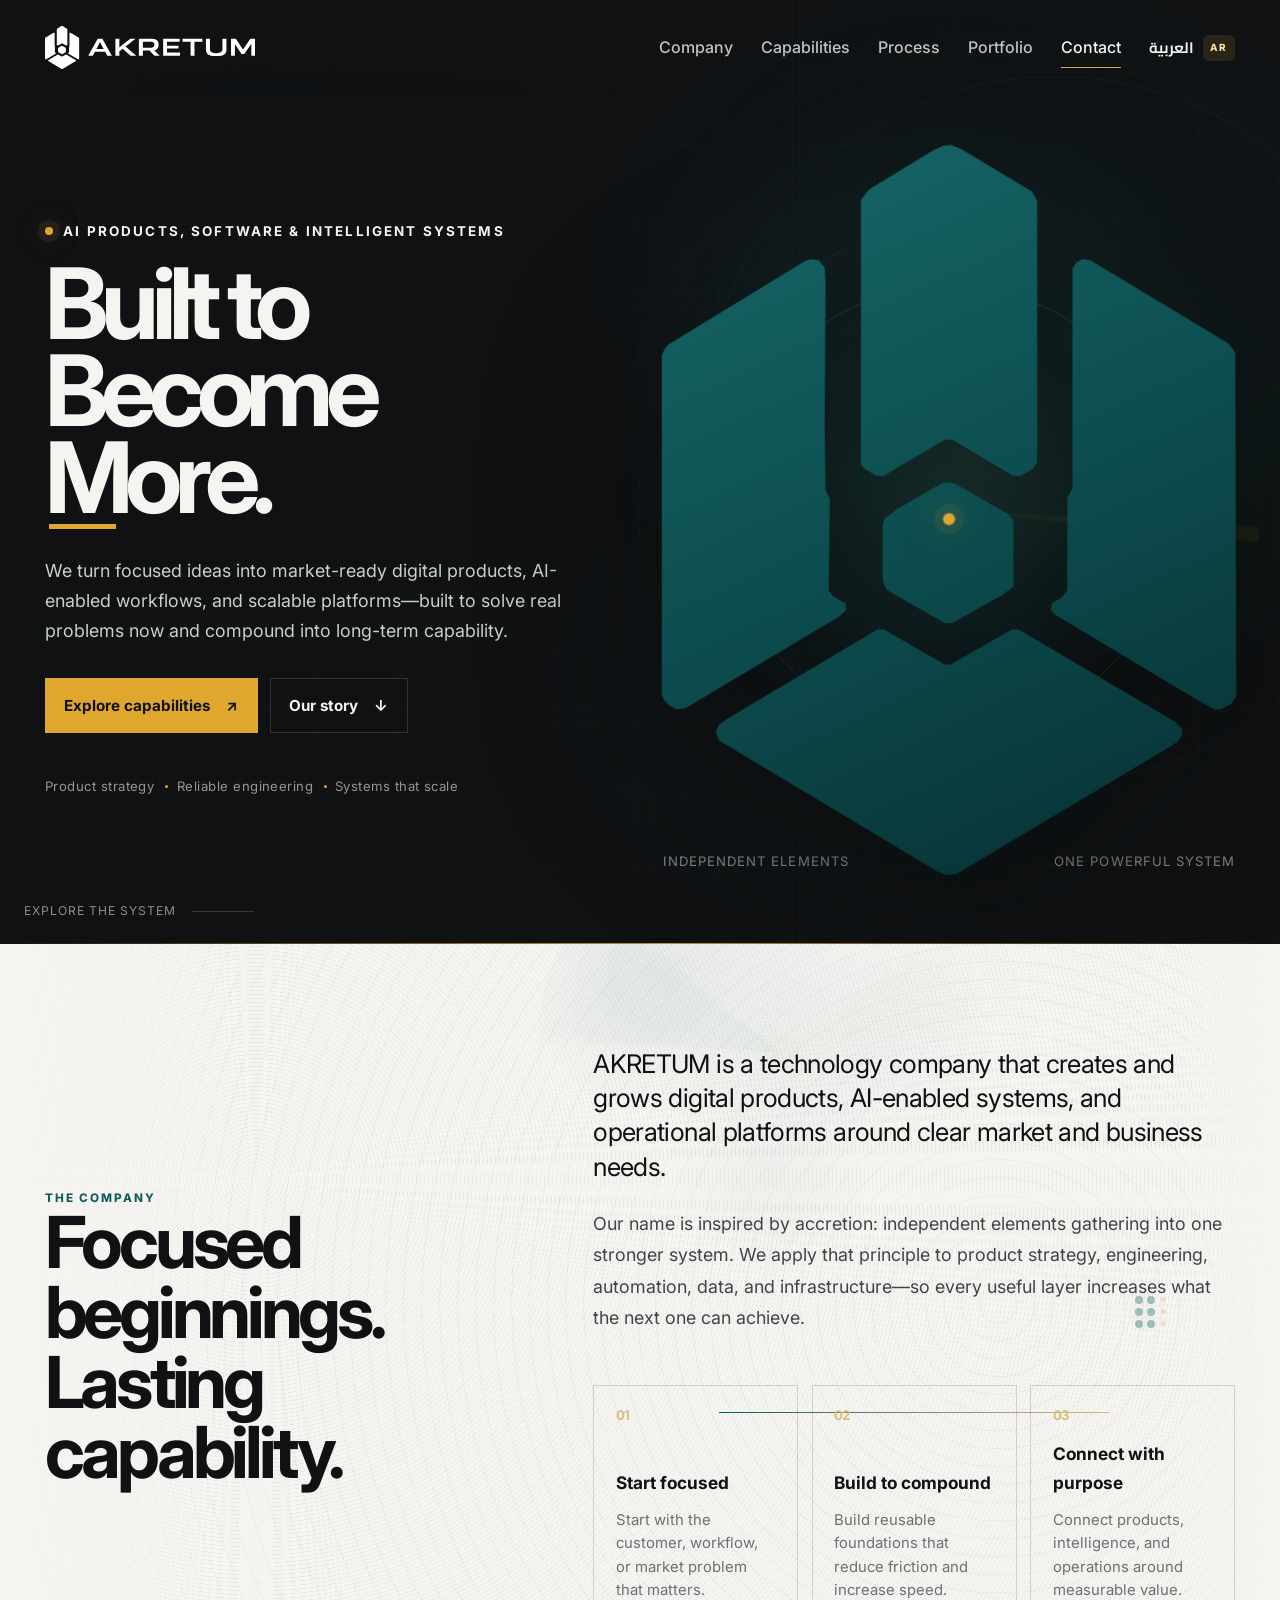
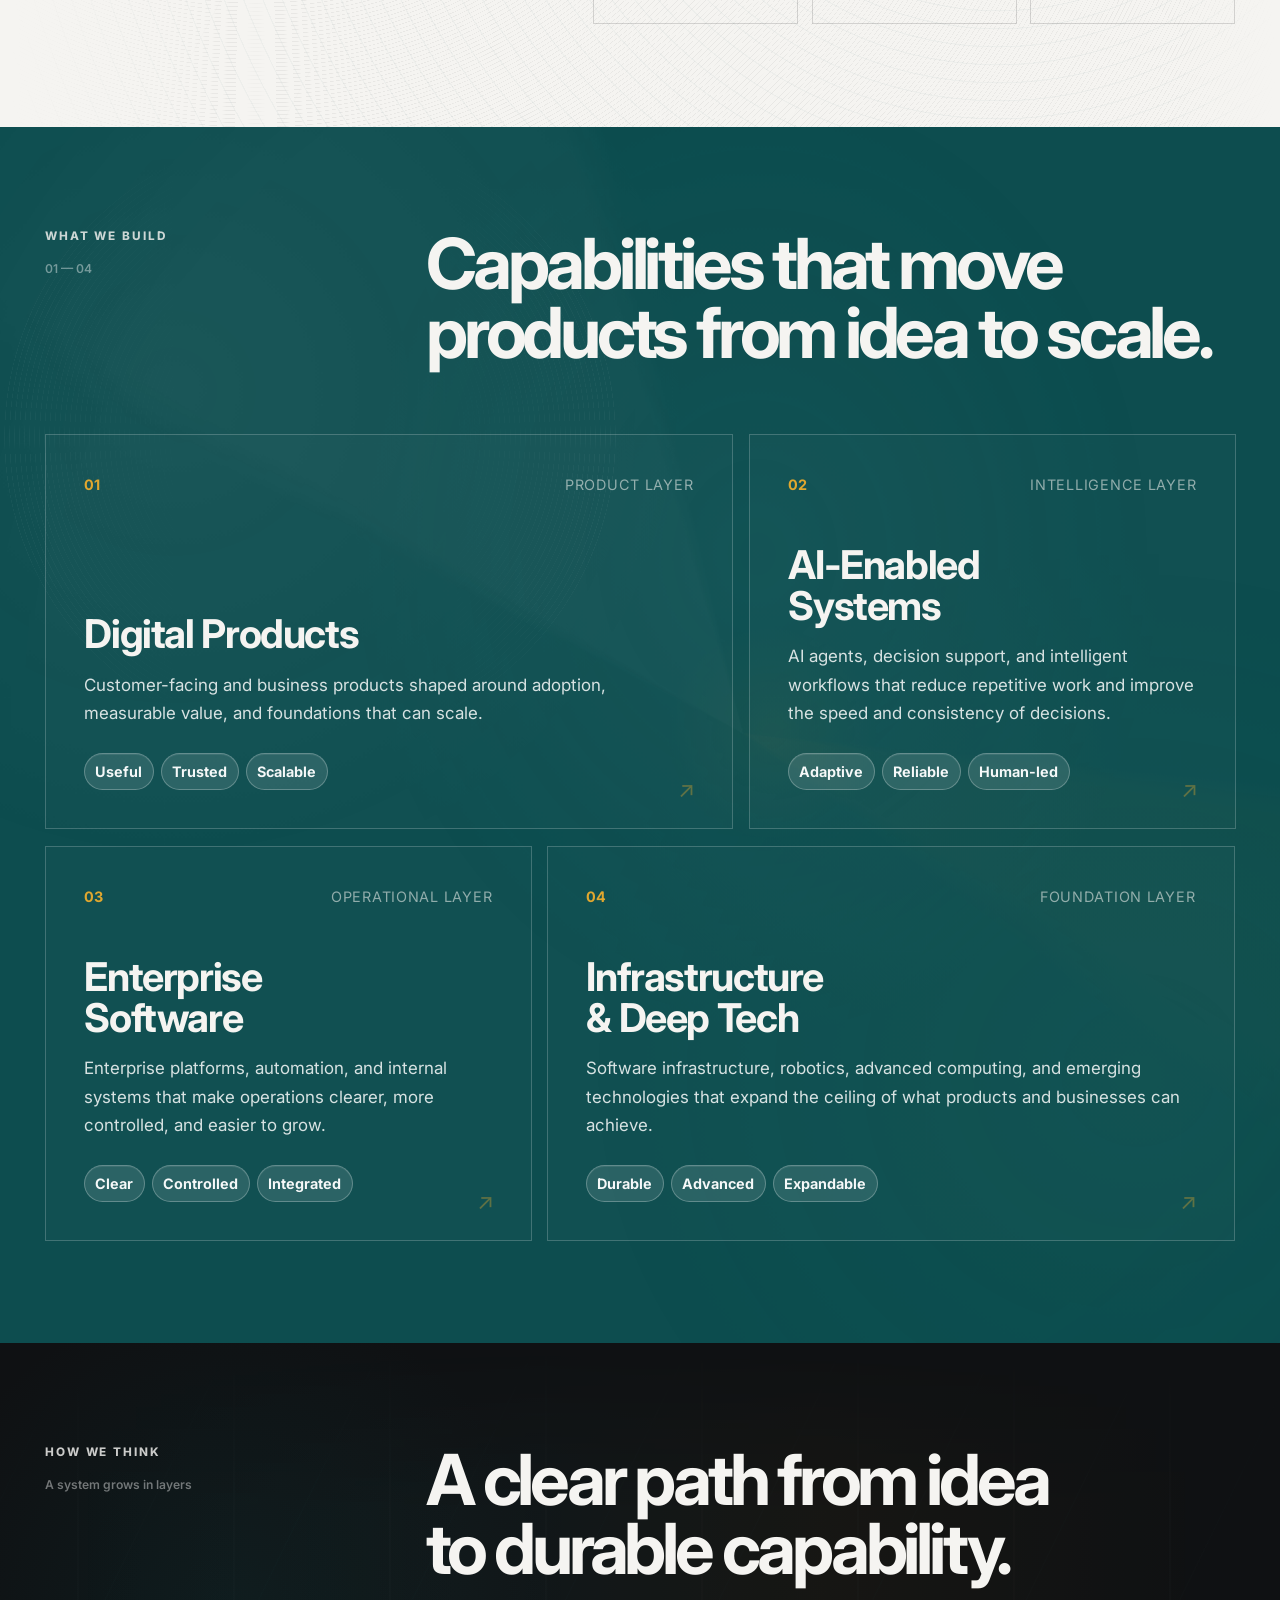
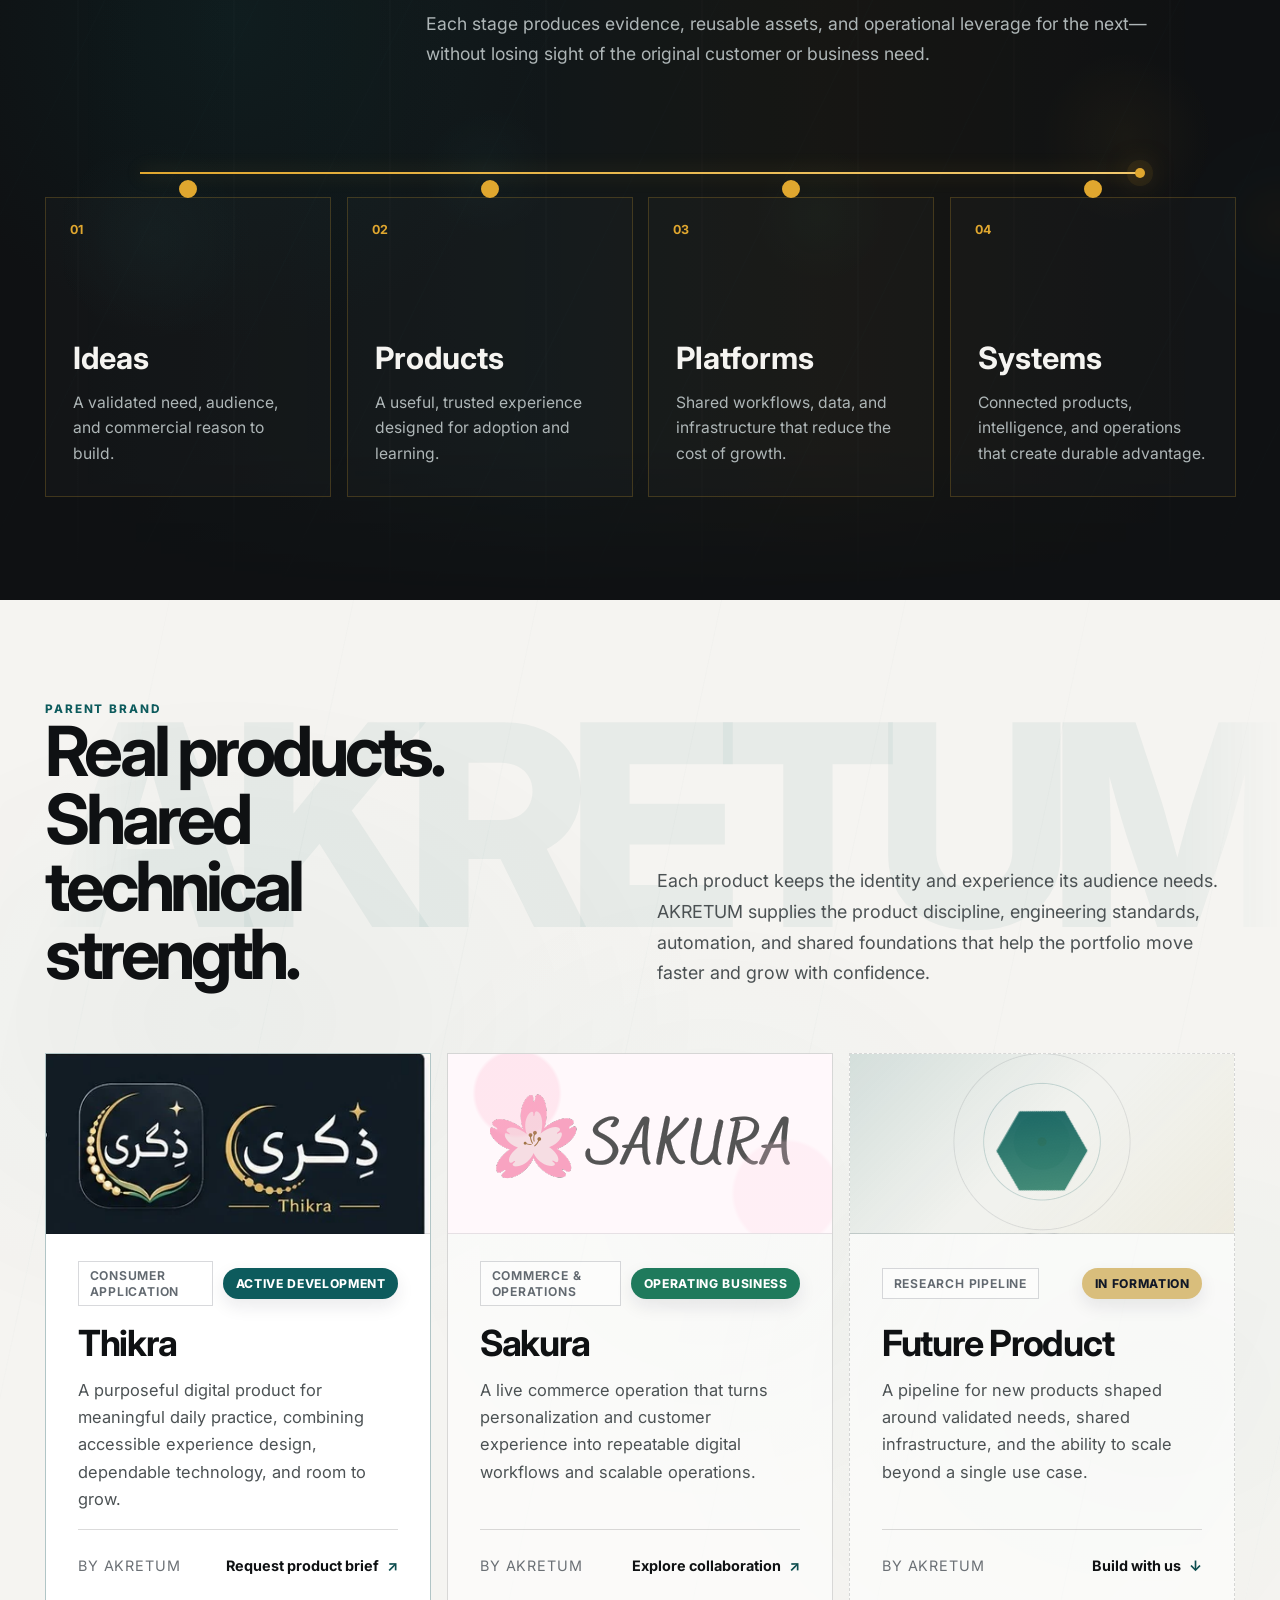
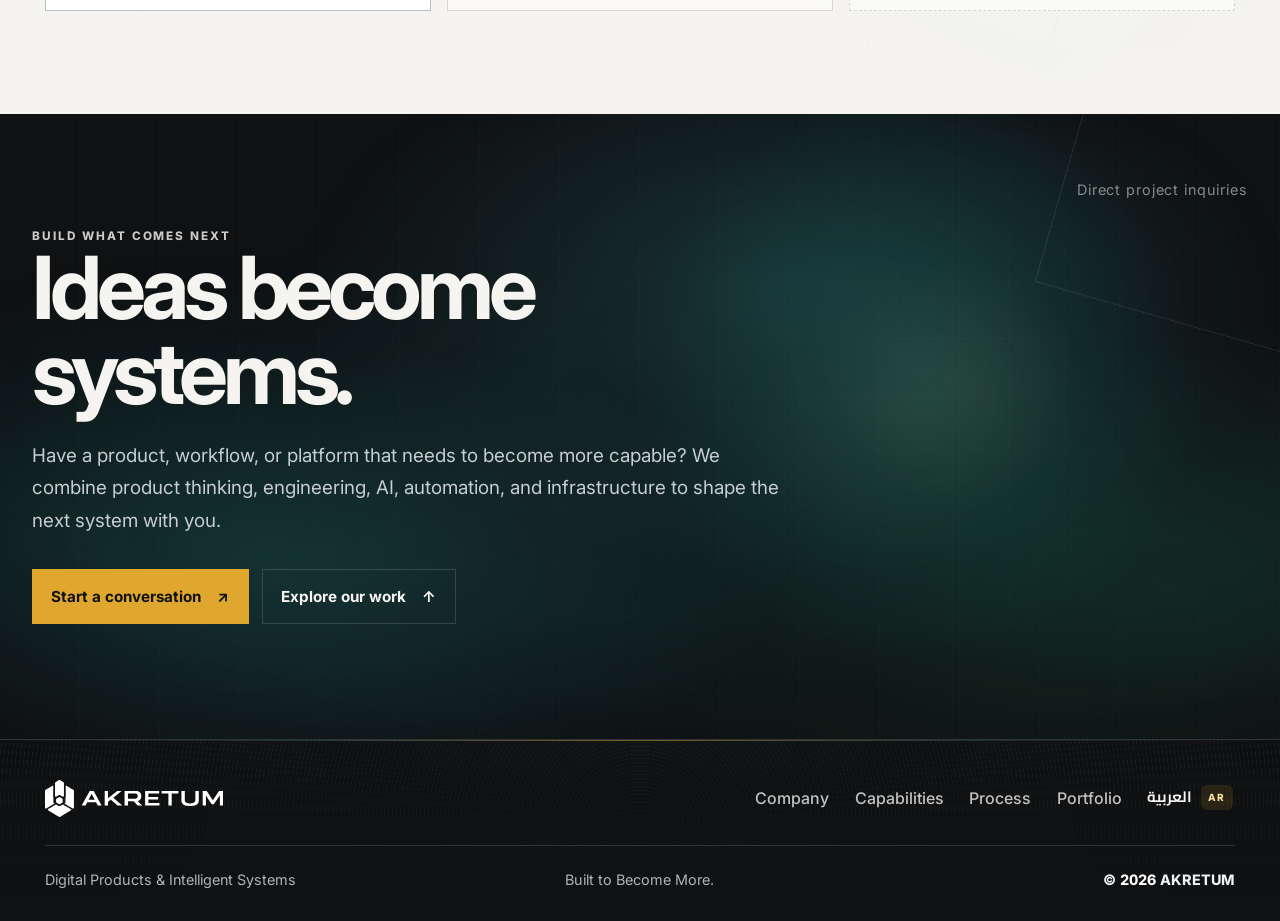
<file: index.html>
<!doctype html>
<html lang="en" dir="ltr" class="no-js">
<head>
  <meta charset="utf-8">
  <meta name="viewport" content="width=device-width, initial-scale=1">
  <title>AKRETUM | AI Products, Intelligent Systems & Digital Platforms</title>
  <meta name="description" content="AKRETUM builds AI-enabled products, enterprise software, automation, and scalable digital platforms that turn focused ideas into lasting capability.">
  <meta name="robots" content="index,follow,max-image-preview:large,max-snippet:-1,max-video-preview:-1">
  <meta name="author" content="AKRETUM">
  <meta name="application-name" content="AKRETUM">
  <meta name="theme-color" content="#0F1113">
  <meta name="color-scheme" content="only light">
  <meta property="og:site_name" content="AKRETUM">
  <meta property="og:title" content="AKRETUM | AI Products, Intelligent Systems & Digital Platforms">
  <meta property="og:description" content="From a focused idea to a trusted product, a scalable platform, and a more capable system.">
  <meta property="og:type" content="website">
  <meta property="og:url" content="https://akretum.github.io/">
  <meta property="og:locale" content="en_US">
  <meta property="og:locale:alternate" content="ar_AR">
  <meta name="twitter:card" content="summary">
  <meta name="twitter:title" content="AKRETUM | AI Products, Intelligent Systems & Digital Platforms">
  <meta name="twitter:description" content="From a focused idea to a trusted product, a scalable platform, and a more capable system.">
  <link rel="canonical" href="https://akretum.github.io/">
  <link rel="icon" type="image/svg+xml" href="/favicon.svg?v=disc34-favicon-visibility-20260801">
  <link rel="manifest" href="/site.webmanifest?v=disc34-favicon-visibility-20260801">
  <link rel="alternate" hreflang="en" href="https://akretum.github.io/">
  <link rel="alternate" hreflang="ar" href="https://akretum.github.io/ar/">
  <link rel="alternate" hreflang="x-default" href="https://akretum.github.io/">
  <link rel="icon" href="/favicon.svg" type="image/svg+xml">
  <link rel="mask-icon" href="/favicon.svg" color="#0D5B5D">
  <link rel="manifest" href="/site.webmanifest">
  <link rel="preconnect" href="https://fonts.googleapis.com">
  <link rel="preconnect" href="https://fonts.gstatic.com" crossorigin>
  <link href="https://fonts.googleapis.com/css2?family=Cairo:wght@200..1000&family=Inter:wght@400;500;600;700;800&display=swap" rel="stylesheet">
  <link rel="stylesheet" href="/styles.css?v=disc24-bilingual-seo-motion-20260731">
  <link rel="stylesheet" href="/stability.css?v=disc24-bilingual-seo-motion-20260731">
  <link rel="stylesheet" href="/refinement.css?v=disc24-bilingual-seo-motion-20260731">
  <link rel="stylesheet" href="/product-polish.css?v=disc24-bilingual-seo-motion-20260731">
  <link rel="stylesheet" href="/bilingual-marketing.css?v=disc37-premium-motion-v18-20260803">
  <link rel="stylesheet" href="/site-identity.css?v=disc25-site-identity-20260731">
  <link rel="stylesheet" href="/design-system-alignment.css?v=disc37-full-locale-parity-20260802">
  <link rel="stylesheet" href="/motion-safety.css?v=disc37-premium-motion-v18-20260803">
  <link rel="stylesheet" href="/responsive-layout.css?v=disc37-full-locale-parity-20260802">
  <link rel="stylesheet" href="/visual-motion-polish.css?v=disc37-premium-motion-v18-20260803">
  <link rel="stylesheet" href="/hero-parity.css?v=disc37-full-locale-parity-20260802&rev=disc37-exact-half-crop-v4-20260802">
  <link rel="stylesheet" href="/hero-edge-contract.css?v=disc37-stable-orbits-v10-20260802">
  <link rel="stylesheet" href="/interface-polish.css?v=disc37-mobile-header-locale-v12-20260802">
  <link rel="stylesheet" href="/motion-performance.css?v=disc37-premium-motion-v18-20260803">
  <script type="application/ld+json">[{"@context":"https://schema.org","@type":"Organization","@id":"https://akretum.github.io/#organization","name":"AKRETUM","url":"https://akretum.github.io/","logo":"https://akretum.github.io/favicon.svg","description":"AKRETUM builds AI-enabled products, enterprise software, automation, and scalable digital platforms.","contactPoint":{"@type":"ContactPoint","contactType":"project inquiries","url":"https://wa.me/akretum","availableLanguage":["English","Arabic"]}},{"@context":"https://schema.org","@type":"WebSite","@id":"https://akretum.github.io/#website","url":"https://akretum.github.io/","name":"AKRETUM","alternateName":"AKRETUM Digital Products & Intelligent Systems","description":"AKRETUM builds AI-enabled products, enterprise software, automation, and scalable digital platforms.","inLanguage":["en","ar"],"publisher":{"@id":"https://akretum.github.io/#organization"}},{"@context":"https://schema.org","@type":"WebPage","@id":"https://akretum.github.io/#webpage","url":"https://akretum.github.io/","name":"AKRETUM | AI Products, Intelligent Systems & Digital Platforms","description":"AKRETUM builds AI-enabled products, enterprise software, automation, and scalable digital platforms.","inLanguage":"en","isPartOf":{"@id":"https://akretum.github.io/#website"},"about":{"@id":"https://akretum.github.io/#organization"}}]</script>
  <script src="/canonical-host.js?v=disc24-bilingual-seo-motion-20260731" data-canonical-host></script>
  <script defer src="/script.js?v=disc37-premium-motion-v18-20260803"></script>
  <script defer src="/safe-navigation.js?v=disc37-full-locale-parity-20260802"></script>
  <script defer src="/motion-system.js?v=disc37-premium-motion-v18-20260803"></script>
  <link rel="stylesheet" href="/mobile-hero-scale.css?v=disc37-mobile-590-motion-performance-v16-20260802">
  <link rel="stylesheet" href="/motion-system.css?v=disc37-premium-motion-v18-20260803">
  <link rel="stylesheet" href="/motion-depth.css?v=disc37-premium-motion-v18-20260803">
  <link rel="stylesheet" href="/background-atmosphere.css?v=disc37-accretion-atmosphere-v19-20260803">
  <link rel="stylesheet" href="/visual-parity-v20.css?v=disc37-rtl-hero-header-v20-20260803">
  <link rel="stylesheet" href="/hero-composition-parity-v21.css?v=akr40-tablet-hero-v24-20260921">
</head>
<body data-hero-composition-parity="akr40-tablet-hero-v24-20260921" data-visual-parity="disc37-rtl-hero-header-v20-20260803" data-background-atmosphere="disc37-accretion-atmosphere-v19-20260803" data-responsive-refinement="disc37-mobile-590-motion-performance-v16-20260802" data-canonical-url="https://akretum.github.io/" data-visual-release="disc37-full-locale-parity" data-layout-contract="shared" data-visual-revision="disc37-exact-half-crop-v4-20260802" data-visual-hotfix="disc37-stable-orbits-v10-20260802" data-interface-polish="disc37-mobile-header-locale-v12-20260802" data-motion-performance="disc37-premium-motion-v18-20260803" data-premium-motion="disc37-premium-motion-v18-20260803" data-locale="en">
  <a class="skip-link" href="#main">Skip to content</a>

  <header class="site-header" data-header>
    <div class="site-header__inner shell">
      <a class="brand" href="#top" aria-label="AKRETUM home">
        <img src="/Brand/AkretumHorizontalLogoWhiteProductionMaster.svg" alt="AKRETUM">
      </a>

      <button class="menu-button" type="button" aria-expanded="false" aria-controls="site-nav" data-menu>
        <span>Menu</span>
        <span class="menu-button__lines" aria-hidden="true"></span>
      </button>

      <nav id="site-nav" class="site-nav" aria-label="Primary navigation" data-nav>
        <a href="#company">Company</a>
        <a href="#capabilities">Capabilities</a>
        <a href="#systems">Process</a>
        <a href="#portfolio">Portfolio</a>
        <a href="#contact">Contact</a>
        <a class="language-switch" href="/ar/" hreflang="ar" lang="ar" aria-label="عرض النسخة العربية">العربية</a>
      </nav>
    </div>
  </header>

  <main id="main">
    <section id="top" class="hero section-dark" data-hero aria-labelledby="hero-title">
      <div class="hero__grid shell">
        <div class="hero__copy">
          <p class="eyebrow hero-enter hero-enter--1"><span class="status-dot" aria-hidden="true"></span>AI Products, Software &amp; Intelligent Systems</p>
          <h1 id="hero-title" class="hero-title" aria-label="Built to Become More.">
            <span class="hero-title__line hero-title__line--1">Built to</span>
            <span class="hero-title__line hero-title__line--2">Become</span>
            <span class="hero-title__line hero-title__line--3">More.</span>
          </h1>
          <p class="lead hero-enter hero-enter--2">We turn focused ideas into market-ready digital products, AI-enabled workflows, and scalable platforms—built to solve real problems now and compound into long-term capability.</p>
          <div class="hero-actions hero-enter hero-enter--3">
            <a class="button button-primary" href="#capabilities"><span>Explore capabilities</span><span class="button-arrow" aria-hidden="true">↗</span></a>
            <a class="button button-ghost" href="#company"><span>Our story</span><span class="button-arrow" aria-hidden="true">↓</span></a>
          </div>
          <div class="hero-proof hero-enter hero-enter--4" aria-label="AKRETUM development model">
            <span>Product strategy</span>
            <span>Reliable engineering</span>
            <span>Systems that scale</span>
          </div>
        </div>

        <div class="hero-visual hero-enter hero-enter--2" data-parallax aria-hidden="true">
          <div class="hero-visual__field"></div>
          <div class="hero-mark">
            <span class="hero-mark__piece hero-mark__piece--one"></span>
            <span class="hero-mark__piece hero-mark__piece--two"></span>
            <span class="hero-mark__piece hero-mark__piece--three"></span>
            <span class="hero-mark__complete"></span>
            <span class="hero-mark__core"></span>
          </div>
          <div class="hero-orbit hero-orbit--one"></div>
          <div class="hero-orbit hero-orbit--two"></div>
          <p class="hero-visual__caption"><span>Independent elements</span><span>One powerful system</span></p>
        </div>
      </div>

      <a class="scroll-cue hero-enter hero-enter--4" href="#company" data-scroll-cue>
        <span>Explore the system</span>
        <span class="scroll-cue__line" aria-hidden="true"></span>
      </a>
      <div class="signal-line" aria-hidden="true"></div>
    </section>

    <section id="company" class="section section-light story" data-section="company">
      <div class="shell story__grid">
        <div class="story__heading" data-reveal>
          <p class="eyebrow teal">The company</p>
          <h2>Focused beginnings.<br>Lasting capability.</h2>
        </div>
        <div class="story__content" data-reveal data-delay="100">
          <p class="story__lead">AKRETUM is a technology company that creates and grows digital products, AI-enabled systems, and operational platforms around clear market and business needs.</p>
          <p>Our name is inspired by accretion: independent elements gathering into one stronger system. We apply that principle to product strategy, engineering, automation, data, and infrastructure—so every useful layer increases what the next one can achieve.</p>
          <div class="story-principles" aria-label="AKRETUM principles">
            <div><span>01</span><strong>Start focused</strong><small>Start with the customer, workflow, or market problem that matters.</small></div>
            <div><span>02</span><strong>Build to compound</strong><small>Build reusable foundations that reduce friction and increase speed.</small></div>
            <div><span>03</span><strong>Connect with purpose</strong><small>Connect products, intelligence, and operations around measurable value.</small></div>
          </div>
        </div>
      </div>
    </section>

    <section id="capabilities" class="section section-teal capabilities" data-section="capabilities">
      <div class="shell">
        <div class="section-heading" data-reveal>
          <div>
            <p class="eyebrow">What we build</p>
            <p class="section-index">01 — 04</p>
          </div>
          <h2>Capabilities that move products from idea to scale.</h2>
        </div>

        <div class="capability-grid">
          <article class="capability-card" tabindex="0" data-reveal data-tilt>
            <div class="capability-card__top"><span class="capability-card__number">01</span><span class="capability-card__type">Product layer</span></div>
            <div class="capability-card__body">
              <h3>Digital Products</h3>
              <p>Customer-facing and business products shaped around adoption, measurable value, and foundations that can scale.</p>
              <ul class="capability-tags" aria-label="Digital product qualities"><li>Useful</li><li>Trusted</li><li>Scalable</li></ul>
            </div>
            <span class="capability-card__arrow" aria-hidden="true">↗</span>
          </article>

          <article class="capability-card" tabindex="0" data-reveal data-delay="80" data-tilt>
            <div class="capability-card__top"><span class="capability-card__number">02</span><span class="capability-card__type">Intelligence layer</span></div>
            <div class="capability-card__body">
              <h3>AI-Enabled Systems</h3>
              <p>AI agents, decision support, and intelligent workflows that reduce repetitive work and improve the speed and consistency of decisions.</p>
              <ul class="capability-tags" aria-label="AI system qualities"><li>Adaptive</li><li>Reliable</li><li>Human-led</li></ul>
            </div>
            <span class="capability-card__arrow" aria-hidden="true">↗</span>
          </article>

          <article class="capability-card" tabindex="0" data-reveal data-delay="120" data-tilt>
            <div class="capability-card__top"><span class="capability-card__number">03</span><span class="capability-card__type">Operational layer</span></div>
            <div class="capability-card__body">
              <h3>Enterprise Software</h3>
              <p>Enterprise platforms, automation, and internal systems that make operations clearer, more controlled, and easier to grow.</p>
              <ul class="capability-tags" aria-label="Enterprise software qualities"><li>Clear</li><li>Controlled</li><li>Integrated</li></ul>
            </div>
            <span class="capability-card__arrow" aria-hidden="true">↗</span>
          </article>

          <article class="capability-card" tabindex="0" data-reveal data-delay="160" data-tilt>
            <div class="capability-card__top"><span class="capability-card__number">04</span><span class="capability-card__type">Foundation layer</span></div>
            <div class="capability-card__body">
              <h3>Infrastructure &amp; Deep Tech</h3>
              <p>Software infrastructure, robotics, advanced computing, and emerging technologies that expand the ceiling of what products and businesses can achieve.</p>
              <ul class="capability-tags" aria-label="Infrastructure qualities"><li>Durable</li><li>Advanced</li><li>Expandable</li></ul>
            </div>
            <span class="capability-card__arrow" aria-hidden="true">↗</span>
          </article>
        </div>
      </div>
    </section>

    <section id="systems" class="section section-dark systems" data-section="systems" data-flow-section>
      <div class="shell systems__intro" data-reveal>
        <div>
          <p class="eyebrow">How we think</p>
          <p class="section-index">A system grows in layers</p>
        </div>
        <div>
          <h2>A clear path from idea to durable capability.</h2>
          <p class="systems__lead">Each stage produces evidence, reusable assets, and operational leverage for the next—without losing sight of the original customer or business need.</p>
        </div>
      </div>

      <div class="shell flow-stage" data-reveal data-delay="100">
        <div class="flow-track" aria-hidden="true">
          <span class="flow-track__base"></span>
          <span class="flow-track__progress"></span>
          <span class="flow-track__beacon"></span>
        </div>
        <ol class="system-flow" aria-label="AKRETUM operating model">
          <li class="flow-step" data-flow-step>
            <span class="flow-step__number">01</span>
            <strong>Ideas</strong>
            <p>A validated need, audience, and commercial reason to build.</p>
          </li>
          <li class="flow-step" data-flow-step>
            <span class="flow-step__number">02</span>
            <strong>Products</strong>
            <p>A useful, trusted experience designed for adoption and learning.</p>
          </li>
          <li class="flow-step" data-flow-step>
            <span class="flow-step__number">03</span>
            <strong>Platforms</strong>
            <p>Shared workflows, data, and infrastructure that reduce the cost of growth.</p>
          </li>
          <li class="flow-step" data-flow-step>
            <span class="flow-step__number">04</span>
            <strong>Systems</strong>
            <p>Connected products, intelligence, and operations that create durable advantage.</p>
          </li>
        </ol>
      </div>
    </section>

    <section id="portfolio" class="section section-light portfolio" data-section="portfolio">
      <div class="shell portfolio__heading" data-reveal>
        <div>
          <p class="eyebrow teal">Parent brand</p>
          <h2>Real products.<br>Shared technical strength.</h2>
        </div>
        <p>Each product keeps the identity and experience its audience needs. AKRETUM supplies the product discipline, engineering standards, automation, and shared foundations that help the portfolio move faster and grow with confidence.</p>
      </div>

      <div class="shell product-grid">
        <article class="product-card" data-reveal>
          <div class="product-card__meta"><span>Consumer application</span><span class="status-pill">Active development</span></div>
          <div class="product-card__mark" aria-hidden="true">TH</div>
          <h3>Thikra</h3>
          <p>A purposeful digital product for meaningful daily practice, combining accessible experience design, dependable technology, and room to grow.</p>
          <div class="product-card__footer"><span>by AKRETUM</span><a href="https://wa.me/akretum" target="_blank" rel="noopener noreferrer" data-contact-channel="direct">Request product brief <span aria-hidden="true">↗</span></a></div>
        </article>

        <article class="product-card" data-reveal data-delay="90">
          <div class="product-card__meta"><span>Commerce &amp; operations</span><span class="status-pill">Operating business</span></div>
          <div class="product-card__mark" aria-hidden="true">SA</div>
          <h3>Sakura</h3>
          <p>A live commerce operation that turns personalization and customer experience into repeatable digital workflows and scalable operations.</p>
          <div class="product-card__footer"><span>by AKRETUM</span><a href="https://wa.me/akretum" target="_blank" rel="noopener noreferrer" data-contact-channel="direct">Explore collaboration <span aria-hidden="true">↗</span></a></div>
        </article>

        <article class="product-card product-card--future" data-reveal data-delay="180">
          <div class="product-card__meta"><span>Research pipeline</span><span class="status-pill status-pill--outline">In formation</span></div>
          <div class="product-card__mark product-card__mark--future" aria-hidden="true">+</div>
          <h3>Future Product</h3>
          <p>A pipeline for new products shaped around validated needs, shared infrastructure, and the ability to scale beyond a single use case.</p>
          <div class="product-card__footer"><span>by AKRETUM</span><a href="#contact">Build with us <span aria-hidden="true">↓</span></a></div>
        </article>
      </div>
    </section>

    <section id="contact" class="section contact" data-section="contact">
      <div class="shell contact-panel" data-light-field data-reveal>
        <div class="contact-panel__grid" aria-hidden="true"></div>
        <div class="contact-panel__content">
          <p class="eyebrow">Build what comes next</p>
          <h2>Ideas become systems.</h2>
          <p>Have a product, workflow, or platform that needs to become more capable? We combine product thinking, engineering, AI, automation, and infrastructure to shape the next system with you.</p>
          <div class="contact-actions">
            <a class="button button-primary" href="https://wa.me/akretum" target="_blank" rel="noopener noreferrer" data-contact-channel="direct"><span>Start a conversation</span><span class="button-arrow" aria-hidden="true">↗</span></a>
            <a class="button button-ghost" href="#portfolio"><span>Explore our work</span><span class="button-arrow" aria-hidden="true">↑</span></a>
          </div>
        </div>
        <p class="contact-panel__email" data-contact-status>Direct project inquiries</p>
      </div>
    </section>
  </main>

  <footer class="footer">
    <div class="shell footer__top">
      <a class="footer__brand" href="#top" aria-label="AKRETUM home"><img src="/Brand/AkretumHorizontalLogoWhiteProductionMaster.svg" alt="AKRETUM"></a>
      <nav class="footer__nav" aria-label="Footer navigation">
        <a href="#company">Company</a>
        <a href="#capabilities">Capabilities</a>
        <a href="#systems">Process</a>
        <a href="#portfolio">Portfolio</a>
        <a class="language-switch" href="/ar/" hreflang="ar" lang="ar" aria-label="عرض النسخة العربية">العربية</a>
      </nav>
    </div>
    <div class="shell footer__bottom">
      <p>Digital Products &amp; Intelligent Systems</p>
      <p>Built to Become More.</p>
      <p>© <span data-year data-founded-year="2026">2026</span> AKRETUM</p>
    </div>
  </footer>
</body>
</html>
</file>
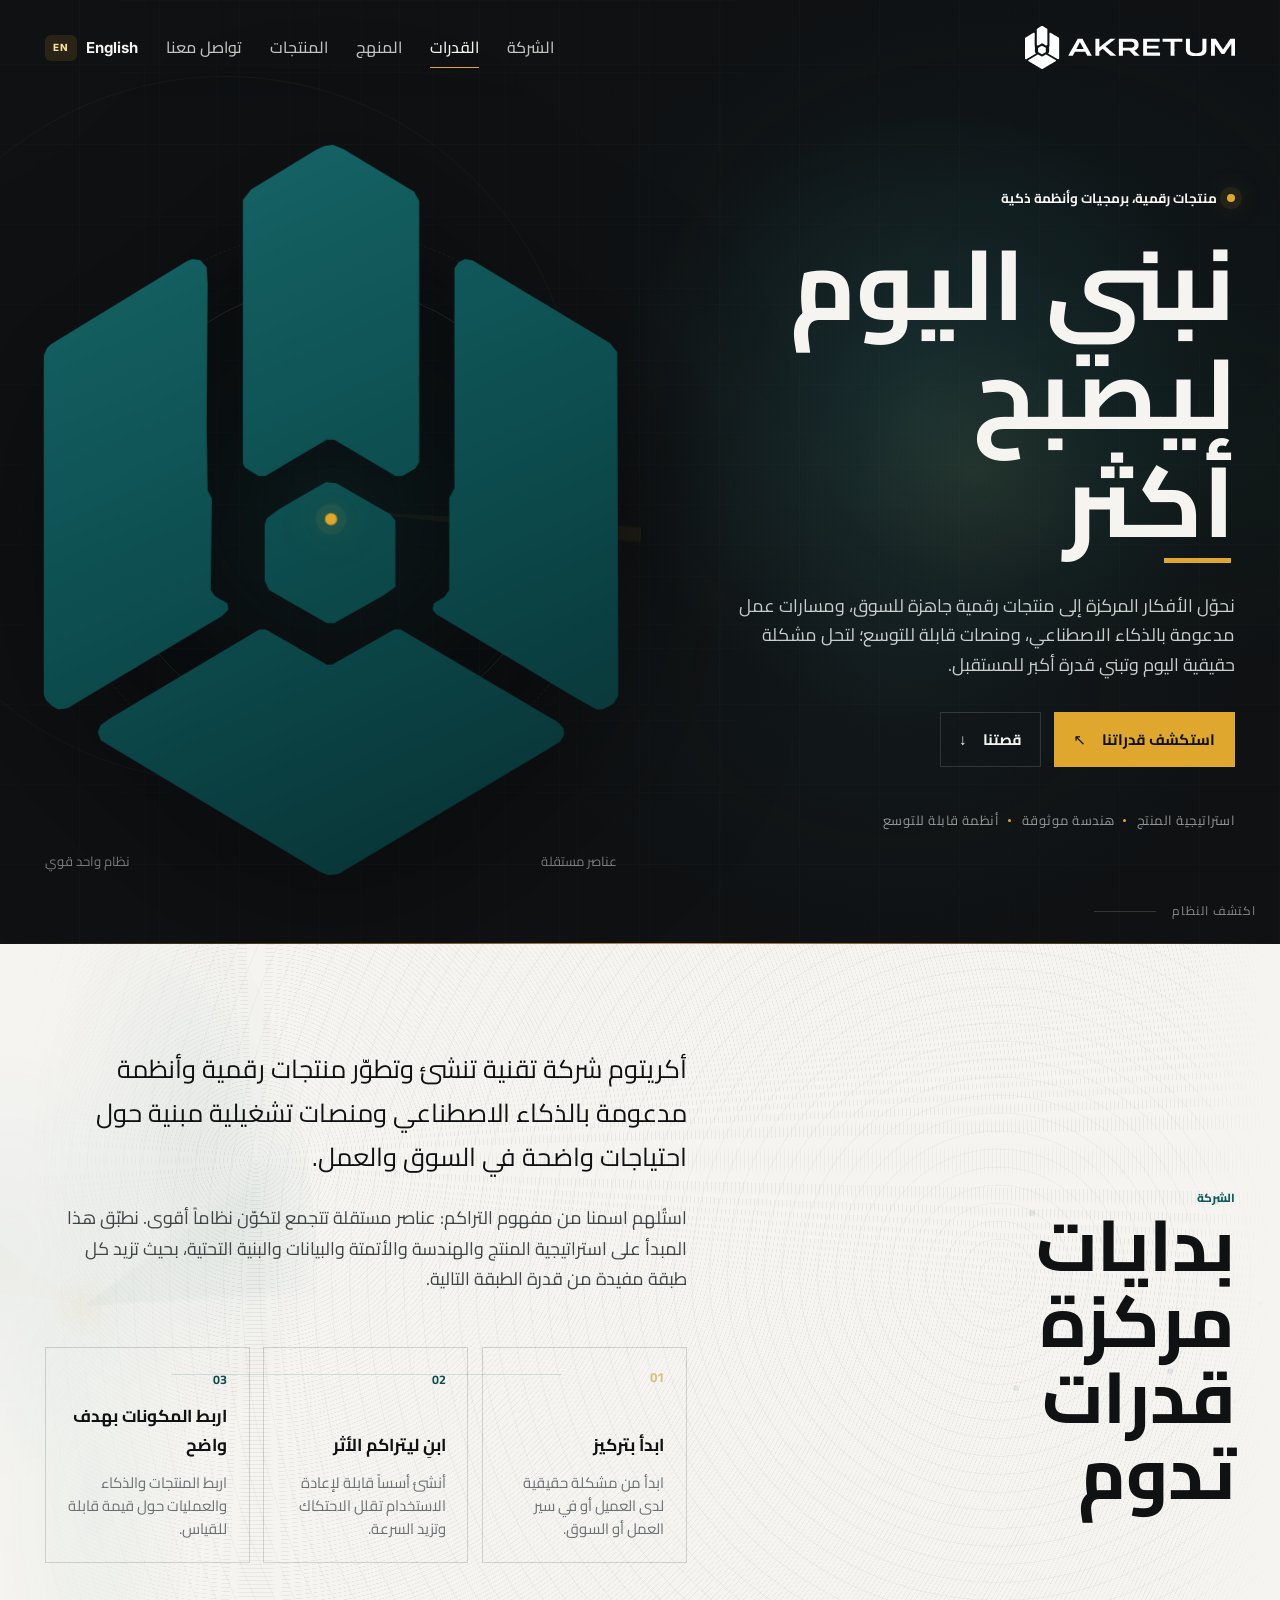
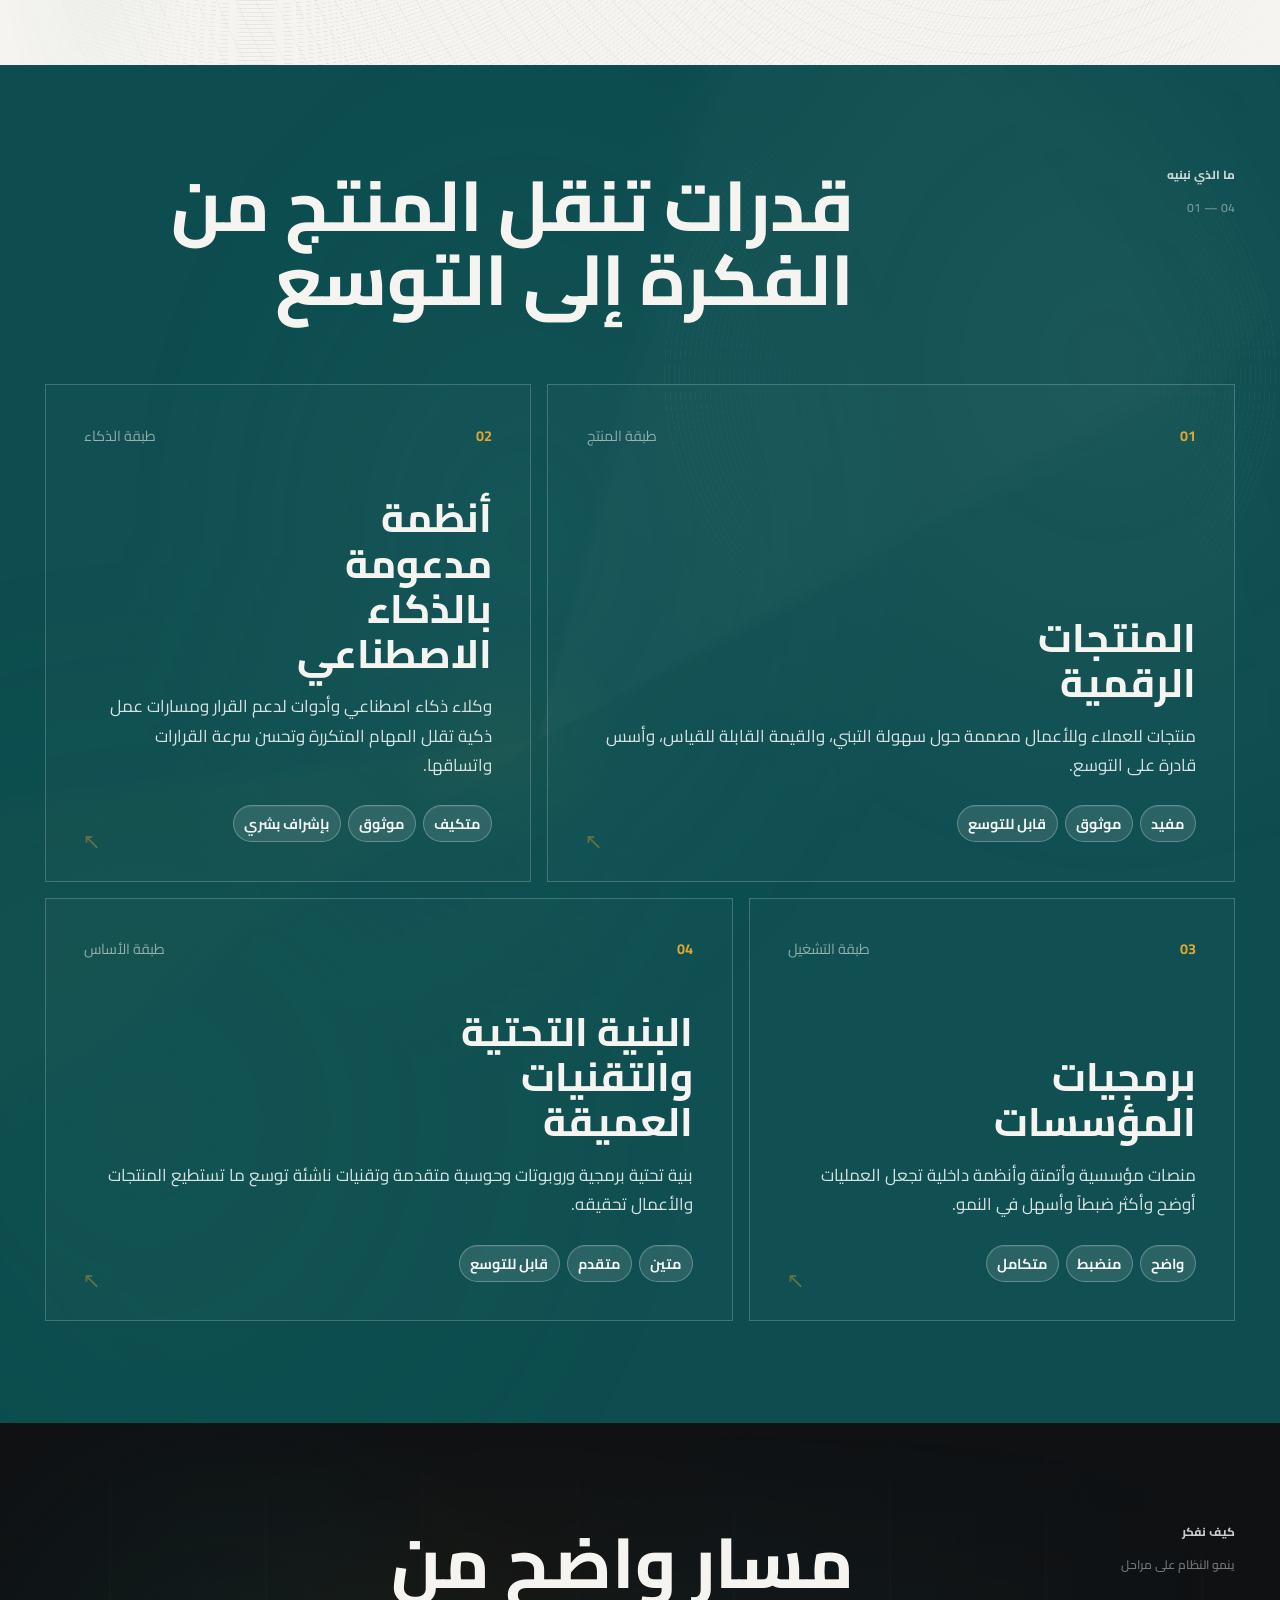
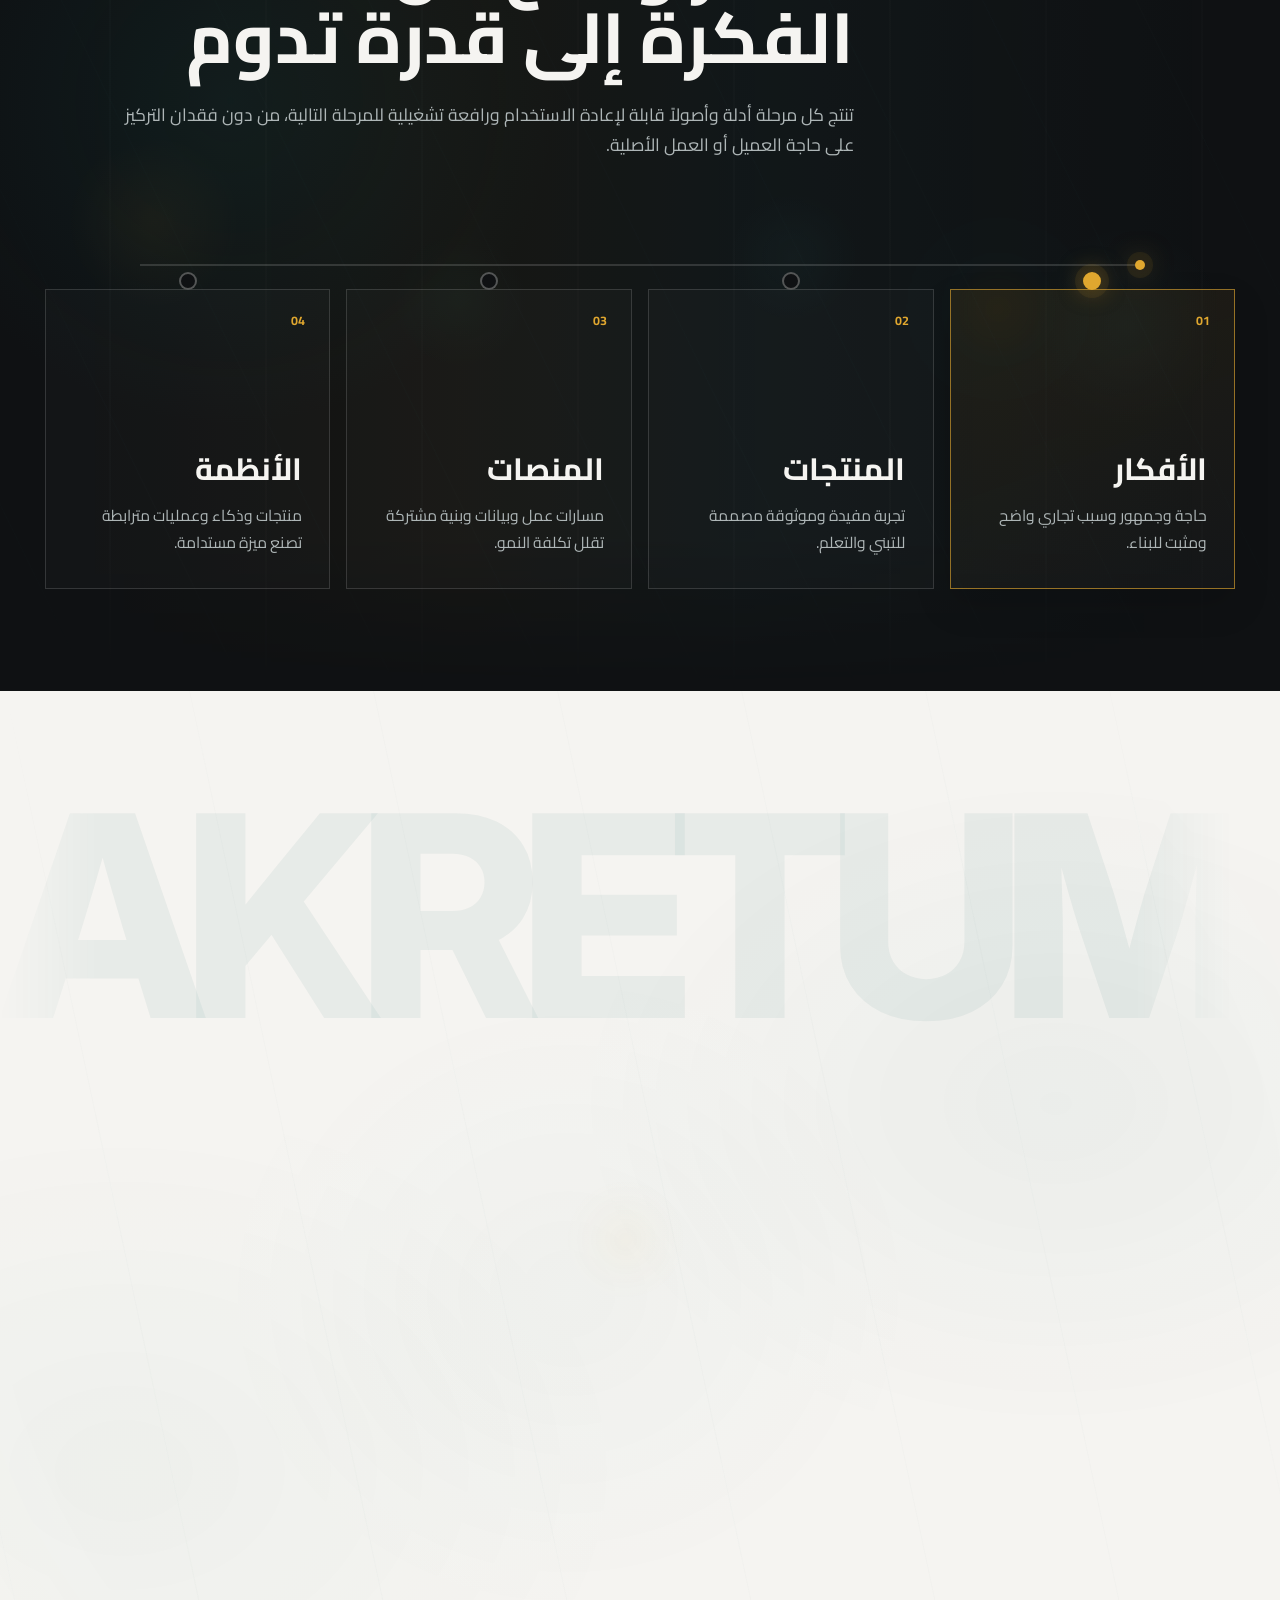
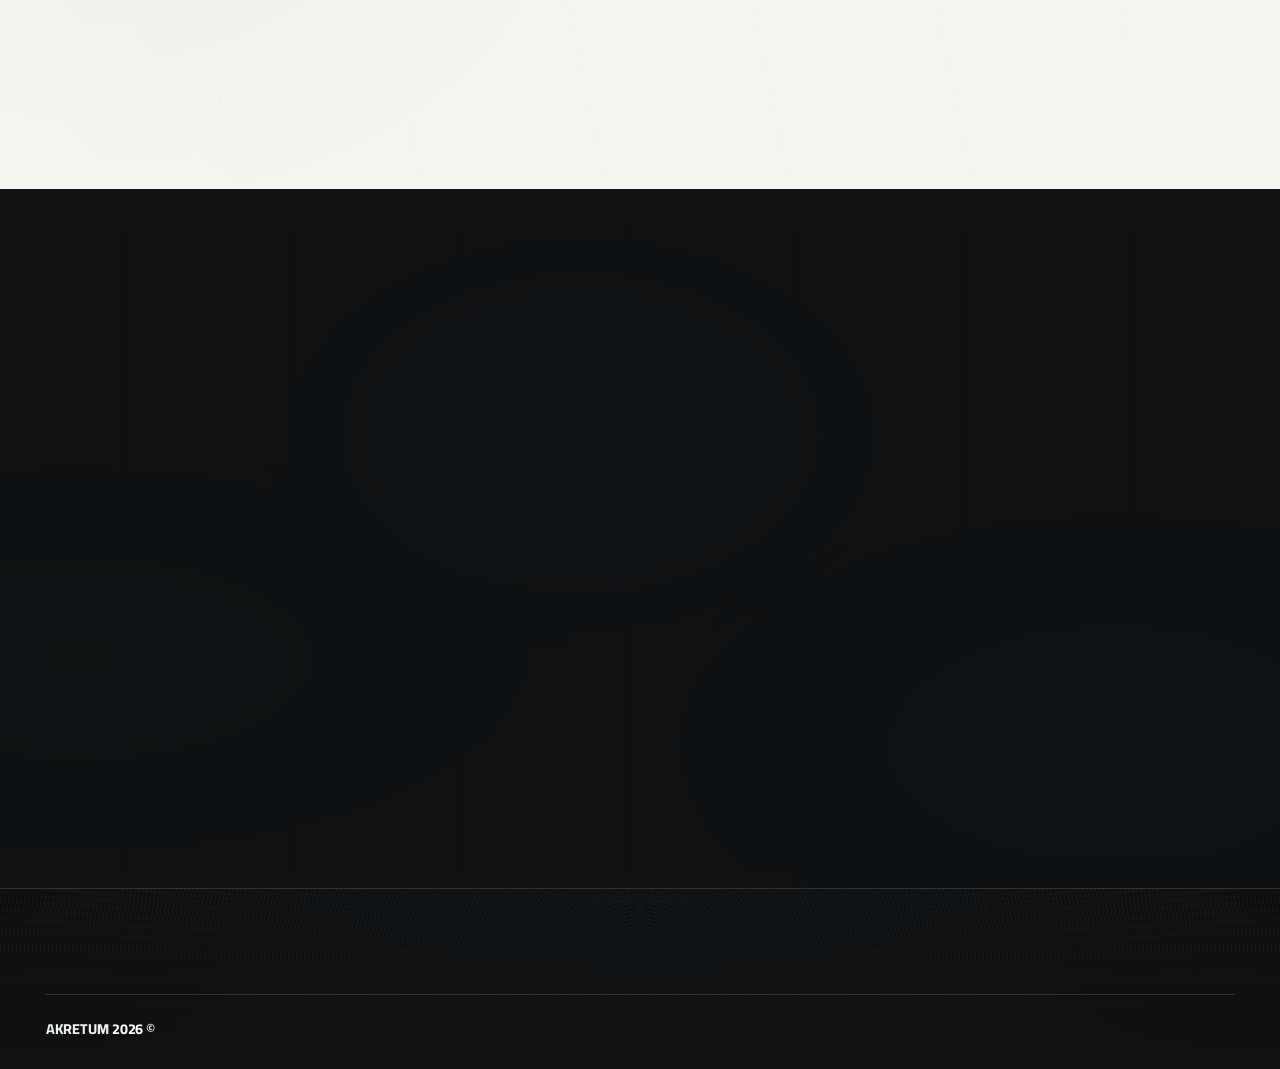
<file: ar/index.html>
<!doctype html>
<html lang="ar" dir="rtl" class="no-js">
<head>
  <meta charset="utf-8">
  <meta name="viewport" content="width=device-width, initial-scale=1">
  <title>أكريتوم | منتجات رقمية وأنظمة ذكية ومنصات قابلة للتوسع</title>
  <meta name="description" content="نبني منتجات رقمية وأنظمة مدعومة بالذكاء الاصطناعي وبرمجيات مؤسسية ومنصات قابلة للتوسع، لتحويل الأفكار المركزة إلى قدرات تقنية تدوم وتنمو.">
  <meta name="robots" content="index,follow,max-image-preview:large,max-snippet:-1,max-video-preview:-1">
  <meta name="author" content="AKRETUM">
  <meta name="application-name" content="AKRETUM">
  <meta name="theme-color" content="#0F1113">
  <meta name="color-scheme" content="only light">
  <meta property="og:site_name" content="AKRETUM">
  <meta property="og:title" content="أكريتوم | منتجات رقمية وأنظمة ذكية ومنصات قابلة للتوسع">
  <meta property="og:description" content="من الفكرة الواضحة إلى منتج موثوق، ثم منصة قابلة للتوسع ونظام أكثر قدرة.">
  <meta property="og:type" content="website">
  <meta property="og:url" content="https://akretum.github.io/ar/">
  <meta property="og:locale" content="ar_AR">
  <meta property="og:locale:alternate" content="en_US">
  <meta name="twitter:card" content="summary">
  <meta name="twitter:title" content="أكريتوم | منتجات رقمية وأنظمة ذكية ومنصات قابلة للتوسع">
  <meta name="twitter:description" content="من الفكرة الواضحة إلى منتج موثوق، ثم منصة قابلة للتوسع ونظام أكثر قدرة.">
  <link rel="canonical" href="https://akretum.github.io/ar/">
  <link rel="icon" type="image/svg+xml" href="/favicon.svg?v=disc34-favicon-visibility-20260801">
  <link rel="manifest" href="/site.webmanifest?v=disc34-favicon-visibility-20260801">
  <link rel="alternate" hreflang="en" href="https://akretum.github.io/">
  <link rel="alternate" hreflang="ar" href="https://akretum.github.io/ar/">
  <link rel="alternate" hreflang="x-default" href="https://akretum.github.io/">
  <link rel="icon" href="/favicon.svg" type="image/svg+xml">
  <link rel="mask-icon" href="/favicon.svg" color="#0D5B5D">
  <link rel="manifest" href="/site.webmanifest">
  <link rel="preconnect" href="https://fonts.googleapis.com">
  <link rel="preconnect" href="https://fonts.gstatic.com" crossorigin>
  <link href="https://fonts.googleapis.com/css2?family=Cairo:wght@200..1000&family=Inter:wght@400;500;600;700;800&display=swap" rel="stylesheet">
  <link rel="stylesheet" href="/styles.css?v=disc24-bilingual-seo-motion-20260731">
  <link rel="stylesheet" href="/stability.css?v=disc24-bilingual-seo-motion-20260731">
  <link rel="stylesheet" href="/refinement.css?v=disc24-bilingual-seo-motion-20260731">
  <link rel="stylesheet" href="/product-polish.css?v=disc24-bilingual-seo-motion-20260731">
  <link rel="stylesheet" href="/bilingual-marketing.css?v=disc37-premium-motion-v18-20260803">
  <link rel="stylesheet" href="/site-identity.css?v=disc25-site-identity-20260731">
  <link rel="stylesheet" href="/design-system-alignment.css?v=disc37-full-locale-parity-20260802">
  <link rel="stylesheet" href="/motion-safety.css?v=disc37-premium-motion-v18-20260803">
  <link rel="stylesheet" href="/responsive-layout.css?v=disc37-full-locale-parity-20260802">
  <link rel="stylesheet" href="/visual-motion-polish.css?v=disc37-premium-motion-v18-20260803">
  <link rel="stylesheet" href="/hero-parity.css?v=disc37-full-locale-parity-20260802&rev=disc37-exact-half-crop-v4-20260802">
  <link rel="stylesheet" href="/hero-edge-contract.css?v=disc37-stable-orbits-v10-20260802">
  <link rel="stylesheet" href="/interface-polish.css?v=disc37-mobile-header-locale-v12-20260802">
  <link rel="stylesheet" href="/motion-performance.css?v=disc37-premium-motion-v18-20260803">
  <script type="application/ld+json">[{"@context":"https://schema.org","@type":"Organization","@id":"https://akretum.github.io/#organization","name":"AKRETUM","url":"https://akretum.github.io/","logo":"https://akretum.github.io/favicon.svg","description":"أكريتوم شركة تقنية تبني منتجات رقمية وأنظمة مدعومة بالذكاء الاصطناعي وبرمجيات مؤسسية ومنصات قابلة للتوسع.","contactPoint":{"@type":"ContactPoint","contactType":"project inquiries","url":"https://wa.me/akretum","availableLanguage":["English","Arabic"]}},{"@context":"https://schema.org","@type":"WebSite","@id":"https://akretum.github.io/#website","url":"https://akretum.github.io/","name":"AKRETUM","alternateName":"AKRETUM Digital Products & Intelligent Systems","description":"أكريتوم شركة تقنية تبني منتجات رقمية وأنظمة مدعومة بالذكاء الاصطناعي وبرمجيات مؤسسية ومنصات قابلة للتوسع.","inLanguage":["en","ar"],"publisher":{"@id":"https://akretum.github.io/#organization"}},{"@context":"https://schema.org","@type":"WebPage","@id":"https://akretum.github.io/ar/#webpage","url":"https://akretum.github.io/ar/","name":"أكريتوم | منتجات رقمية وأنظمة ذكية ومنصات قابلة للتوسع","description":"أكريتوم شركة تقنية تبني منتجات رقمية وأنظمة مدعومة بالذكاء الاصطناعي وبرمجيات مؤسسية ومنصات قابلة للتوسع.","inLanguage":"ar","isPartOf":{"@id":"https://akretum.github.io/#website"},"about":{"@id":"https://akretum.github.io/#organization"}}]</script>
  <script src="/canonical-host.js?v=disc24-bilingual-seo-motion-20260731" data-canonical-host></script>
  <script defer src="/script.js?v=disc37-premium-motion-v18-20260803"></script>
  <script defer src="/safe-navigation.js?v=disc37-full-locale-parity-20260802"></script>
  <script defer src="/motion-system.js?v=disc37-premium-motion-v18-20260803"></script>
  <link rel="stylesheet" href="/arabic-typography.css?v=disc37-full-locale-parity-20260802&rev=disc37-exact-half-crop-v4-20260802&hotfix=disc37-stable-orbits-v10-20260802&responsive=akr41-arabic-responsive-typography-v25-20260921&type=disc37-mobile-590-motion-performance-v16-20260802&motion=disc37-premium-motion-v18-20260803&atmosphere=disc37-accretion-atmosphere-v19-20260803&visual=disc37-rtl-hero-header-v20-20260803&hero=akr40-tablet-hero-v24-20260921">
  <link rel="stylesheet" href="/arabic-mobile-rtl.css?v=disc37-full-locale-parity-20260802&rev=disc37-exact-half-crop-v4-20260802&hotfix=disc37-stable-orbits-v10-20260802">
  <link rel="stylesheet" href="/mobile-hero-scale.css?v=disc37-mobile-590-motion-performance-v16-20260802">
  <link rel="stylesheet" href="/motion-system.css?v=disc37-premium-motion-v18-20260803">
  <link rel="stylesheet" href="/motion-depth.css?v=disc37-premium-motion-v18-20260803">
  <link rel="stylesheet" href="/background-atmosphere.css?v=disc37-accretion-atmosphere-v19-20260803">
  <link rel="stylesheet" href="/visual-parity-v20.css?v=disc37-rtl-hero-header-v20-20260803">
  <link rel="stylesheet" href="/hero-composition-parity-v21.css?v=akr40-tablet-hero-v24-20260921">
</head>
<body data-hero-composition-parity="akr40-tablet-hero-v24-20260921" data-visual-parity="disc37-rtl-hero-header-v20-20260803" data-background-atmosphere="disc37-accretion-atmosphere-v19-20260803" data-responsive-refinement="disc37-mobile-590-motion-performance-v16-20260802" data-arabic-responsive-typography="akr41-arabic-responsive-typography-v25-20260921" data-arabic-typography="cairo-only" data-arabic-rtl="mirror-only" data-canonical-url="https://akretum.github.io/ar/" data-visual-release="disc37-full-locale-parity" data-layout-contract="shared" data-visual-revision="disc37-exact-half-crop-v4-20260802" data-visual-hotfix="disc37-stable-orbits-v10-20260802" data-interface-polish="disc37-mobile-header-locale-v12-20260802" data-motion-performance="disc37-premium-motion-v18-20260803" data-premium-motion="disc37-premium-motion-v18-20260803" data-locale="ar">
  <a class="skip-link" href="#main">تجاوز إلى المحتوى</a>

  <header class="site-header" data-header>
    <div class="site-header__inner shell">
      <a class="brand" href="#top" aria-label="الصفحة الرئيسية لأكريتوم">
        <img src="/Brand/AkretumHorizontalLogoWhiteProductionMaster.svg" alt="AKRETUM">
      </a>

      <button class="menu-button" type="button" aria-expanded="false" aria-controls="site-nav" data-menu>
        <span>القائمة</span>
        <span class="menu-button__lines" aria-hidden="true"></span>
      </button>

      <nav id="site-nav" class="site-nav" aria-label="التنقل الرئيسي" data-nav>
        <a href="#company">الشركة</a>
        <a href="#capabilities">القدرات</a>
        <a href="#systems">المنهج</a>
        <a href="#portfolio">المنتجات</a>
        <a href="#contact">تواصل معنا</a>
        <a class="language-switch" href="/" hreflang="en" lang="en" aria-label="View the English version">English</a>
      </nav>
    </div>
  </header>

  <main id="main">
    <section id="top" class="hero section-dark" data-hero aria-labelledby="hero-title">
      <div class="hero__grid shell">
        <div class="hero__copy">
          <p class="eyebrow hero-enter hero-enter--1"><span class="status-dot" aria-hidden="true"></span>منتجات رقمية، برمجيات وأنظمة ذكية</p>
          <h1 id="hero-title" class="hero-title" aria-label="نبني اليوم ليصبح أكثر غداً">
            <span class="hero-title__line hero-title__line--1">نبني اليوم</span>
            <span class="hero-title__line hero-title__line--2">ليصبح</span>
            <span class="hero-title__line hero-title__line--3">أكثر</span>
          </h1>
          <p class="lead hero-enter hero-enter--2">نحوّل الأفكار المركزة إلى منتجات رقمية جاهزة للسوق، ومسارات عمل مدعومة بالذكاء الاصطناعي، ومنصات قابلة للتوسع؛ لتحل مشكلة حقيقية اليوم وتبني قدرة أكبر للمستقبل.</p>
          <div class="hero-actions hero-enter hero-enter--3">
            <a class="button button-primary" href="#capabilities"><span>استكشف قدراتنا</span><span class="button-arrow" aria-hidden="true">↗</span></a>
            <a class="button button-ghost" href="#company"><span>قصتنا</span><span class="button-arrow" aria-hidden="true">↓</span></a>
          </div>
          <div class="hero-proof hero-enter hero-enter--4" aria-label="منهج أكريتوم في التطوير">
            <span>استراتيجية المنتج</span>
            <span>هندسة موثوقة</span>
            <span>أنظمة قابلة للتوسع</span>
          </div>
        </div>

        <div class="hero-visual hero-enter hero-enter--2" data-parallax aria-hidden="true">
          <div class="hero-visual__field"></div>
          <div class="hero-mark">
            <span class="hero-mark__piece hero-mark__piece--one"></span>
            <span class="hero-mark__piece hero-mark__piece--two"></span>
            <span class="hero-mark__piece hero-mark__piece--three"></span>
            <span class="hero-mark__complete"></span>
            <span class="hero-mark__core"></span>
          </div>
          <div class="hero-orbit hero-orbit--one"></div>
          <div class="hero-orbit hero-orbit--two"></div>
          <p class="hero-visual__caption"><span>عناصر مستقلة</span><span>نظام واحد قوي</span></p>
        </div>
      </div>

      <a class="scroll-cue hero-enter hero-enter--4" href="#company" data-scroll-cue>
        <span>اكتشف النظام</span>
        <span class="scroll-cue__line" aria-hidden="true"></span>
      </a>
      <div class="signal-line" aria-hidden="true"></div>
    </section>

    <section id="company" class="section section-light story" data-section="company">
      <div class="shell story__grid">
        <div class="story__heading" data-reveal>
          <p class="eyebrow teal">الشركة</p>
          <h2>بدايات مركزة<br>قدرات تدوم</h2>
        </div>
        <div class="story__content" data-reveal data-delay="100">
          <p class="story__lead">أكريتوم شركة تقنية تنشئ وتطوّر منتجات رقمية وأنظمة مدعومة بالذكاء الاصطناعي ومنصات تشغيلية مبنية حول احتياجات واضحة في السوق والعمل.</p>
          <p>استُلهم اسمنا من مفهوم التراكم: عناصر مستقلة تتجمع لتكوّن نظاماً أقوى. نطبّق هذا المبدأ على استراتيجية المنتج والهندسة والأتمتة والبيانات والبنية التحتية، بحيث تزيد كل طبقة مفيدة من قدرة الطبقة التالية.</p>
          <div class="story-principles" aria-label="مبادئ أكريتوم">
            <div><span>01</span><strong>ابدأ بتركيز</strong><small>ابدأ من مشكلة حقيقية لدى العميل أو في سير العمل أو السوق.</small></div>
            <div><span>02</span><strong>ابنِ ليتراكم الأثر</strong><small>أنشئ أسساً قابلة لإعادة الاستخدام تقلل الاحتكاك وتزيد السرعة.</small></div>
            <div><span>03</span><strong>اربط المكونات بهدف واضح</strong><small>اربط المنتجات والذكاء والعمليات حول قيمة قابلة للقياس.</small></div>
          </div>
        </div>
      </div>
    </section>

    <section id="capabilities" class="section section-teal capabilities" data-section="capabilities">
      <div class="shell">
        <div class="section-heading" data-reveal>
          <div>
            <p class="eyebrow">ما الذي نبنيه</p>
            <p class="section-index">01 — 04</p>
          </div>
          <h2>قدرات تنقل المنتج من الفكرة إلى التوسع</h2>
        </div>

        <div class="capability-grid">
          <article class="capability-card" tabindex="0" data-reveal data-tilt>
            <div class="capability-card__top"><span class="capability-card__number">01</span><span class="capability-card__type">طبقة المنتج</span></div>
            <div class="capability-card__body">
              <h3>المنتجات الرقمية</h3>
              <p>منتجات للعملاء وللأعمال مصممة حول سهولة التبني، والقيمة القابلة للقياس، وأسس قادرة على التوسع.</p>
              <ul class="capability-tags" aria-label="خصائص المنتجات الرقمية"><li>مفيد</li><li>موثوق</li><li>قابل للتوسع</li></ul>
            </div>
            <span class="capability-card__arrow" aria-hidden="true">↗</span>
          </article>

          <article class="capability-card" tabindex="0" data-reveal data-delay="80" data-tilt>
            <div class="capability-card__top"><span class="capability-card__number">02</span><span class="capability-card__type">طبقة الذكاء</span></div>
            <div class="capability-card__body">
              <h3>أنظمة مدعومة بالذكاء الاصطناعي</h3>
              <p>وكلاء ذكاء اصطناعي وأدوات لدعم القرار ومسارات عمل ذكية تقلل المهام المتكررة وتحسن سرعة القرارات واتساقها.</p>
              <ul class="capability-tags" aria-label="خصائص الأنظمة الذكية"><li>متكيف</li><li>موثوق</li><li>بإشراف بشري</li></ul>
            </div>
            <span class="capability-card__arrow" aria-hidden="true">↗</span>
          </article>

          <article class="capability-card" tabindex="0" data-reveal data-delay="120" data-tilt>
            <div class="capability-card__top"><span class="capability-card__number">03</span><span class="capability-card__type">طبقة التشغيل</span></div>
            <div class="capability-card__body">
              <h3>برمجيات المؤسسات</h3>
              <p>منصات مؤسسية وأتمتة وأنظمة داخلية تجعل العمليات أوضح وأكثر ضبطاً وأسهل في النمو.</p>
              <ul class="capability-tags" aria-label="خصائص برمجيات المؤسسات"><li>واضح</li><li>منضبط</li><li>متكامل</li></ul>
            </div>
            <span class="capability-card__arrow" aria-hidden="true">↗</span>
          </article>

          <article class="capability-card" tabindex="0" data-reveal data-delay="160" data-tilt>
            <div class="capability-card__top"><span class="capability-card__number">04</span><span class="capability-card__type">طبقة الأساس</span></div>
            <div class="capability-card__body">
              <h3>البنية التحتية والتقنيات العميقة</h3>
              <p>بنية تحتية برمجية وروبوتات وحوسبة متقدمة وتقنيات ناشئة توسع ما تستطيع المنتجات والأعمال تحقيقه.</p>
              <ul class="capability-tags" aria-label="خصائص البنية التحتية"><li>متين</li><li>متقدم</li><li>قابل للتوسع</li></ul>
            </div>
            <span class="capability-card__arrow" aria-hidden="true">↗</span>
          </article>
        </div>
      </div>
    </section>

    <section id="systems" class="section section-dark systems" data-section="systems" data-flow-section>
      <div class="shell systems__intro" data-reveal>
        <div>
          <p class="eyebrow">كيف نفكر</p>
          <p class="section-index">ينمو النظام على مراحل</p>
        </div>
        <div>
          <h2>مسار واضح من الفكرة إلى قدرة تدوم</h2>
          <p class="systems__lead">تنتج كل مرحلة أدلة وأصولاً قابلة لإعادة الاستخدام ورافعة تشغيلية للمرحلة التالية، من دون فقدان التركيز على حاجة العميل أو العمل الأصلية.</p>
        </div>
      </div>

      <div class="shell flow-stage" data-reveal data-delay="100">
        <div class="flow-track" aria-hidden="true">
          <span class="flow-track__base"></span>
          <span class="flow-track__progress"></span>
          <span class="flow-track__beacon"></span>
        </div>
        <ol class="system-flow" aria-label="منهج أكريتوم التشغيلي">
          <li class="flow-step" data-flow-step>
            <span class="flow-step__number">01</span>
            <strong>الأفكار</strong>
            <p>حاجة وجمهور وسبب تجاري واضح ومثبت للبناء.</p>
          </li>
          <li class="flow-step" data-flow-step>
            <span class="flow-step__number">02</span>
            <strong>المنتجات</strong>
            <p>تجربة مفيدة وموثوقة مصممة للتبني والتعلم.</p>
          </li>
          <li class="flow-step" data-flow-step>
            <span class="flow-step__number">03</span>
            <strong>المنصات</strong>
            <p>مسارات عمل وبيانات وبنية مشتركة تقلل تكلفة النمو.</p>
          </li>
          <li class="flow-step" data-flow-step>
            <span class="flow-step__number">04</span>
            <strong>الأنظمة</strong>
            <p>منتجات وذكاء وعمليات مترابطة تصنع ميزة مستدامة.</p>
          </li>
        </ol>
      </div>
    </section>

    <section id="portfolio" class="section section-light portfolio" data-section="portfolio">
      <div class="shell portfolio__heading" data-reveal>
        <div>
          <p class="eyebrow teal">العلامة الأم</p>
          <h2>منتجات حقيقية<br>قوة تقنية مشتركة</h2>
        </div>
        <p>يحافظ كل منتج على هويته وتجربته المناسبة لجمهوره، بينما توفر أكريتوم انضباط المنتج ومعايير الهندسة والأتمتة والأسس المشتركة التي تساعد المحفظة على التحرك بسرعة والنمو بثقة.</p>
      </div>

      <div class="shell product-grid">
        <article class="product-card" data-reveal>
          <div class="product-card__meta"><span>تطبيق للمستخدمين</span><span class="status-pill">قيد التطوير النشط</span></div>
          <div class="product-card__mark" aria-hidden="true">TH</div>
          <h3>Thikra</h3>
          <p>منتج رقمي هادف يدعم الممارسة اليومية ذات المعنى، ويجمع بين تجربة سهلة وتقنية موثوقة ومساحة للنمو.</p>
          <div class="product-card__footer"><span>by AKRETUM</span><a href="https://wa.me/akretum" target="_blank" rel="noopener noreferrer" data-contact-channel="direct">اطلب نبذة عن المنتج <span aria-hidden="true">↗</span></a></div>
        </article>

        <article class="product-card" data-reveal data-delay="90">
          <div class="product-card__meta"><span>تجارة وعمليات</span><span class="status-pill">نشاط قائم</span></div>
          <div class="product-card__mark" aria-hidden="true">SA</div>
          <h3>Sakura</h3>
          <p>نشاط تجاري قائم يحول التخصيص وتجربة العميل إلى مسارات رقمية قابلة للتكرار وعمليات قابلة للتوسع.</p>
          <div class="product-card__footer"><span>by AKRETUM</span><a href="https://wa.me/akretum" target="_blank" rel="noopener noreferrer" data-contact-channel="direct">ناقش فرص التعاون <span aria-hidden="true">↗</span></a></div>
        </article>

        <article class="product-card product-card--future" data-reveal data-delay="180">
          <div class="product-card__meta"><span>مسار البحث والتطوير</span><span class="status-pill status-pill--outline">قيد التشكّل</span></div>
          <div class="product-card__mark product-card__mark--future" aria-hidden="true">+</div>
          <h3>منتج مستقبلي</h3>
          <p>مسار لمنتجات جديدة تُبنى حول احتياجات مثبتة وبنية مشتركة وقدرة على التوسع أبعد من حالة استخدام واحدة.</p>
          <div class="product-card__footer"><span>by AKRETUM</span><a href="#contact">ابنِ معنا <span aria-hidden="true">↓</span></a></div>
        </article>
      </div>
    </section>

    <section id="contact" class="section contact" data-section="contact">
      <div class="shell contact-panel" data-light-field data-reveal>
        <div class="contact-panel__grid" aria-hidden="true"></div>
        <div class="contact-panel__content">
          <p class="eyebrow">ابنِ ما يأتي بعد ذلك</p>
          <h2>الأفكار تصبح أنظمة</h2>
          <p>هل لديك منتج أو سير عمل أو منصة تحتاج إلى قدرة أكبر؟ نجمع التفكير بالمنتج والهندسة والذكاء الاصطناعي والأتمتة والبنية التحتية لنصمم معك النظام التالي.</p>
          <div class="contact-actions">
            <a class="button button-primary" href="https://wa.me/akretum" target="_blank" rel="noopener noreferrer" data-contact-channel="direct"><span>ابدأ المحادثة</span><span class="button-arrow" aria-hidden="true">↗</span></a>
            <a class="button button-ghost" href="#portfolio"><span>استكشف أعمالنا</span><span class="button-arrow" aria-hidden="true">↑</span></a>
          </div>
        </div>
        <p class="contact-panel__email" data-contact-status>تواصل مباشر بشأن مشروعك</p>
      </div>
    </section>
  </main>

  <footer class="footer">
    <div class="shell footer__top">
      <a class="footer__brand" href="#top" aria-label="الصفحة الرئيسية لأكريتوم"><img src="/Brand/AkretumHorizontalLogoWhiteProductionMaster.svg" alt="AKRETUM"></a>
      <nav class="footer__nav" aria-label="روابط التذييل">
        <a href="#company">الشركة</a>
        <a href="#capabilities">القدرات</a>
        <a href="#systems">المنهج</a>
        <a href="#portfolio">المنتجات</a>
        <a class="language-switch" href="/" hreflang="en" lang="en" aria-label="View the English version">English</a>
      </nav>
    </div>
    <div class="shell footer__bottom">
      <p>منتجات رقمية وأنظمة ذكية</p>
      <p>نُنشئه اليوم ليصبح أكثر غداً.</p>
      <p>© <span data-year data-founded-year="2026">2026</span> AKRETUM</p>
    </div>
  </footer>
</body>
</html>
</file>
<file: styles.css>
:root {
  --charcoal: #0f1113;
  --charcoal-soft: #15191b;
  --teal: #0d4d4f;
  --teal-bright: #17686a;
  --off: #f5f4f1;
  --amber: #e0a72f;
  --gray: #6b7075;
  --light-gray: #c9cece;
  --line: rgba(255, 255, 255, 0.14);
  --line-light: rgba(15, 17, 19, 0.15);
  --max: 1240px;
  --header-height: 84px;
  --ease: cubic-bezier(0.22, 1, 0.36, 1);
}

* {
  box-sizing: border-box;
}

html {
  scroll-behavior: smooth;
  scroll-padding-top: calc(var(--header-height) + 24px);
}

body {
  margin: 0;
  min-width: 320px;
  background: var(--charcoal);
  color: var(--off);
  font-family: Inter, "Helvetica Neue", Arial, sans-serif;
  font-size: 16px;
  line-height: 1.65;
  text-rendering: optimizeLegibility;
  -webkit-font-smoothing: antialiased;
}

body::selection {
  background: var(--amber);
  color: var(--charcoal);
}

img {
  max-width: 100%;
}

a {
  color: inherit;
}

button,
a {
  -webkit-tap-highlight-color: transparent;
}

button,
input,
textarea,
select {
  font: inherit;
}

:focus-visible {
  outline: 3px solid var(--amber);
  outline-offset: 4px;
}

.skip-link {
  position: fixed;
  left: 1rem;
  top: -120px;
  z-index: 100;
  background: var(--off);
  color: var(--charcoal);
  padding: 0.8rem 1rem;
  text-decoration: none;
  font-weight: 700;
  transition: top 0.2s ease;
}

.skip-link:focus {
  top: 1rem;
}

.shell {
  width: min(calc(100% - 3rem), var(--max));
  margin-inline: auto;
}

.section {
  position: relative;
  padding: clamp(6.5rem, 10vw, 10rem) 0;
}

.section-dark {
  background: var(--charcoal);
  color: var(--off);
}

.section-light {
  background: var(--off);
  color: var(--charcoal);
}

.section-teal {
  background: var(--teal);
  color: var(--off);
}

h1,
h2,
h3,
p {
  margin-top: 0;
}

h1,
h2,
h3 {
  text-wrap: balance;
}

h2 {
  margin-bottom: 0;
  font-size: clamp(3rem, 6vw, 5.8rem);
  line-height: 0.98;
  letter-spacing: -0.06em;
}

h3 {
  letter-spacing: -0.035em;
}

.eyebrow {
  display: flex;
  align-items: center;
  gap: 0.65rem;
  margin: 0 0 1.4rem;
  font-size: 0.78rem;
  font-weight: 700;
  letter-spacing: 0.16em;
  line-height: 1.2;
  text-transform: uppercase;
}

.eyebrow.teal {
  color: var(--teal);
}

.section-index {
  margin: 0;
  color: rgba(255, 255, 255, 0.62);
  font-size: 0.9rem;
}

.status-dot {
  width: 8px;
  height: 8px;
  border-radius: 50%;
  background: var(--amber);
  box-shadow: 0 0 0 7px rgba(224, 167, 47, 0.08), 0 0 24px rgba(224, 167, 47, 0.65);
}

.site-header {
  position: fixed;
  inset: 0 0 auto;
  z-index: 50;
  height: var(--header-height);
  border-bottom: 1px solid transparent;
  background: linear-gradient(to bottom, rgba(15, 17, 19, 0.92), rgba(15, 17, 19, 0));
  transition: height 0.35s var(--ease), background 0.35s ease, border-color 0.35s ease;
}

.site-header__inner {
  height: 100%;
  display: flex;
  align-items: center;
  justify-content: space-between;
  gap: 2rem;
}

.site-header.scrolled {
  height: 68px;
  border-bottom-color: var(--line);
  background: rgba(15, 17, 19, 0.9);
  -webkit-backdrop-filter: blur(18px);
  backdrop-filter: blur(18px);
}

.brand,
.footer__brand {
  display: inline-flex;
  align-items: center;
}

.brand img,
.footer__brand img {
  display: block;
  width: 178px;
  height: auto;
}

.site-nav {
  display: flex;
  align-items: center;
  gap: 1.75rem;
}

.site-nav a,
.footer__nav a {
  position: relative;
  color: rgba(245, 244, 241, 0.78);
  font-size: 0.94rem;
  font-weight: 500;
  text-decoration: none;
  transition: color 0.25s ease;
}

.site-nav a::after,
.footer__nav a::after {
  content: "";
  position: absolute;
  left: 0;
  right: 100%;
  bottom: -0.45rem;
  height: 1px;
  background: var(--amber);
  transition: right 0.35s var(--ease);
}

.site-nav a:hover,
.site-nav a[aria-current="true"],
.footer__nav a:hover {
  color: var(--off);
}

.site-nav a:hover::after,
.site-nav a[aria-current="true"]::after,
.footer__nav a:hover::after {
  right: 0;
}

.menu-button {
  display: none;
  align-items: center;
  gap: 0.65rem;
  border: 1px solid var(--line);
  background: transparent;
  color: var(--off);
  padding: 0.6rem 0.8rem;
}

.menu-button__lines,
.menu-button__lines::before {
  width: 15px;
  height: 1px;
  display: block;
  background: currentColor;
  transition: transform 0.25s ease;
}

.menu-button__lines {
  position: relative;
}

.menu-button__lines::before {
  content: "";
  position: absolute;
  top: -5px;
}

.menu-button[aria-expanded="true"] .menu-button__lines {
  transform: rotate(45deg);
}

.menu-button[aria-expanded="true"] .menu-button__lines::before {
  top: 0;
  transform: rotate(90deg);
}

.hero {
  --pointer-x: 72%;
  --pointer-y: 44%;
  min-height: clamp(700px, 88svh, 900px);
  display: grid;
  align-items: center;
  overflow: hidden;
  padding: calc(var(--header-height) + 4rem) 0 5rem;
  background:
    radial-gradient(circle at var(--pointer-x) var(--pointer-y), rgba(23, 104, 106, 0.18), transparent 27%),
    radial-gradient(circle at 68% 58%, rgba(224, 167, 47, 0.05), transparent 22%),
    var(--charcoal);
}

.hero::before {
  content: "";
  position: absolute;
  inset: 0;
  pointer-events: none;
  opacity: 0.36;
  background-image:
    linear-gradient(rgba(255, 255, 255, 0.025) 1px, transparent 1px),
    linear-gradient(90deg, rgba(255, 255, 255, 0.025) 1px, transparent 1px);
  background-size: 72px 72px;
  -webkit-mask-image: linear-gradient(to right, transparent 2%, #000 46%, #000 90%, transparent);
  mask-image: linear-gradient(to right, transparent 2%, #000 46%, #000 90%, transparent);
}

.hero::after {
  content: "";
  position: absolute;
  width: min(55vw, 820px);
  aspect-ratio: 1;
  right: -10%;
  top: 8%;
  border: 1px solid rgba(255, 255, 255, 0.035);
  border-radius: 50%;
  pointer-events: none;
}

.hero__grid {
  position: relative;
  z-index: 2;
  display: grid;
  grid-template-columns: minmax(0, 1.08fr) minmax(380px, 0.92fr);
  align-items: center;
  gap: clamp(3rem, 7vw, 7rem);
}

.hero__copy {
  max-width: 700px;
}

.hero-title {
  margin: 0 0 2rem;
  font-size: clamp(4.6rem, 9vw, 8.4rem);
  line-height: 0.85;
  letter-spacing: -0.075em;
}

.hero-title__line {
  display: block;
  width: fit-content;
  opacity: 0;
  transform: translateY(115%);
}

.hero-title__line--2 {
  color: var(--off);
}

.hero-title__line--3 {
  position: relative;
}

.hero-title__line--3::after {
  content: "";
  position: absolute;
  left: 0.04em;
  bottom: -0.08em;
  width: 0;
  height: 0.055em;
  background: var(--amber);
  transition: width 0.9s var(--ease) 1.05s;
}

.is-ready .hero-title__line {
  opacity: 1;
  transform: translateY(0);
  transition: opacity 0.8s ease, transform 1s var(--ease);
}

.is-ready .hero-title__line--1 {
  transition-delay: 0.12s;
}

.is-ready .hero-title__line--2 {
  transition-delay: 0.23s;
}

.is-ready .hero-title__line--3 {
  transition-delay: 0.34s;
}

.is-ready .hero-title__line--3::after {
  width: 0.68em;
}

.lead {
  max-width: 690px;
  margin-bottom: 0;
  color: #c9cece;
  font-size: clamp(1.08rem, 1.6vw, 1.28rem);
  line-height: 1.7;
}

.hero-enter {
  opacity: 0;
  transform: translateY(18px);
}

.is-ready .hero-enter {
  opacity: 1;
  transform: translateY(0);
  transition: opacity 0.85s ease, transform 0.85s var(--ease);
}

.is-ready .hero-enter--1 {
  transition-delay: 0.08s;
}

.is-ready .hero-enter--2 {
  transition-delay: 0.62s;
}

.is-ready .hero-enter--3 {
  transition-delay: 0.78s;
}

.is-ready .hero-enter--4 {
  transition-delay: 0.96s;
}

.hero-actions,
.contact-actions {
  display: flex;
  gap: 0.8rem;
  flex-wrap: wrap;
  margin-top: 2rem;
}

.button {
  min-height: 50px;
  display: inline-flex;
  align-items: center;
  justify-content: center;
  gap: 1rem;
  border: 1px solid transparent;
  padding: 0.86rem 1.15rem;
  font-size: 0.95rem;
  font-weight: 700;
  text-decoration: none;
  transition: transform 0.3s var(--ease), border-color 0.3s ease, background 0.3s ease, color 0.3s ease;
}

.button:hover {
  transform: translateY(-3px);
}

.button-primary {
  background: var(--amber);
  color: var(--charcoal);
}

.button-primary:hover {
  background: #efb73d;
}

.button-ghost {
  border-color: var(--line);
  color: var(--off);
}

.button-ghost:hover {
  border-color: rgba(255, 255, 255, 0.36);
  background: rgba(255, 255, 255, 0.04);
}

.button-arrow {
  display: inline-block;
  transition: transform 0.35s var(--ease);
}

.button:hover .button-arrow,
.button:focus-visible .button-arrow {
  transform: translate(3px, -3px);
}

.hero-proof {
  display: flex;
  flex-wrap: wrap;
  gap: 0.55rem 1.4rem;
  margin-top: 2.7rem;
  color: rgba(245, 244, 241, 0.58);
  font-size: 0.82rem;
  letter-spacing: 0.035em;
}

.hero-proof span {
  position: relative;
}

.hero-proof span:not(:last-child)::after {
  content: "";
  position: absolute;
  width: 3px;
  height: 3px;
  right: -0.85rem;
  top: 0.7em;
  border-radius: 50%;
  background: var(--amber);
}

.hero-visual {
  --parallax-x: 0px;
  --parallax-y: 0px;
  position: relative;
  min-height: 530px;
  display: grid;
  place-items: center;
  transform: translate3d(var(--parallax-x), var(--parallax-y), 0);
  transition: transform 0.2s ease-out;
}

.hero-visual__field {
  position: absolute;
  width: 92%;
  aspect-ratio: 1;
  border-radius: 50%;
  background: radial-gradient(circle, rgba(13, 77, 79, 0.27), rgba(13, 77, 79, 0.03) 48%, transparent 70%);
  filter: blur(4px);
}

.hero-mark {
  --mark-mask: url("/Brand/AkretumSymbolProductionMaster.svg");
  position: relative;
  width: min(100%, 470px);
  aspect-ratio: 0.787;
  filter: drop-shadow(0 38px 85px rgba(0, 0, 0, 0.42));
}

.hero-mark__piece,
.hero-mark__complete {
  position: absolute;
  inset: 0;
  display: block;
  -webkit-mask: var(--mark-mask) center / contain no-repeat;
  mask: var(--mark-mask) center / contain no-repeat;
  background: linear-gradient(155deg, var(--teal-bright), var(--teal) 52%, #082f31);
}

.hero-mark__piece {
  opacity: 0;
}

.hero-mark__piece--one {
  clip-path: polygon(0 0, 48% 0, 48% 100%, 0 100%);
}

.hero-mark__piece--two {
  clip-path: polygon(44% 0, 100% 0, 100% 52%, 44% 52%);
}

.hero-mark__piece--three {
  clip-path: polygon(43% 47%, 100% 47%, 100% 100%, 43% 100%);
}

.hero-mark__complete {
  opacity: 0;
}

.is-ready .hero-mark__piece--one {
  animation: assemble-one 1.65s var(--ease) 0.15s forwards;
}

.is-ready .hero-mark__piece--two {
  animation: assemble-two 1.65s var(--ease) 0.27s forwards;
}

.is-ready .hero-mark__piece--three {
  animation: assemble-three 1.65s var(--ease) 0.39s forwards;
}

.is-ready .hero-mark__complete {
  animation: complete-mark 0.9s ease 1.2s forwards;
}

.hero-mark__core {
  position: absolute;
  left: 50%;
  top: 51.2%;
  width: 12px;
  height: 12px;
  border-radius: 50%;
  opacity: 0;
  transform: translate(-50%, -50%) scale(0.4);
  background: var(--amber);
  box-shadow: 0 0 0 9px rgba(224, 167, 47, 0.07), 0 0 42px rgba(224, 167, 47, 0.75);
}

.is-ready .hero-mark__core {
  animation: core-arrival 0.8s var(--ease) 1.55s forwards, core-pulse 3.2s ease-in-out 2.4s infinite;
}

.hero-orbit {
  position: absolute;
  border: 1px solid rgba(255, 255, 255, 0.07);
  border-radius: 50%;
}

.hero-orbit--one {
  width: 450px;
  height: 450px;
  animation: orbit 28s linear infinite;
}

.hero-orbit--two {
  width: 560px;
  height: 560px;
  border-style: dashed;
  opacity: 0.45;
  animation: orbit 42s linear infinite reverse;
}

.hero-orbit::after {
  content: "";
  position: absolute;
  width: 6px;
  height: 6px;
  top: 18%;
  left: 11%;
  border-radius: 50%;
  background: var(--amber);
  box-shadow: 0 0 18px rgba(224, 167, 47, 0.75);
}

.hero-visual__caption {
  position: absolute;
  inset: auto 0 0;
  display: flex;
  justify-content: space-between;
  margin: 0;
  color: rgba(245, 244, 241, 0.5);
  font-size: 0.76rem;
  letter-spacing: 0.08em;
  text-transform: uppercase;
}

.scroll-cue {
  position: absolute;
  z-index: 3;
  left: max(1.5rem, calc((100vw - var(--max)) / 2));
  bottom: 1.45rem;
  display: flex;
  align-items: center;
  gap: 1rem;
  color: rgba(245, 244, 241, 0.54);
  font-size: 0.76rem;
  letter-spacing: 0.08em;
  text-decoration: none;
  text-transform: uppercase;
}

.scroll-cue__line {
  position: relative;
  width: 62px;
  height: 1px;
  overflow: hidden;
  background: rgba(255, 255, 255, 0.15);
}

.scroll-cue__line::after {
  content: "";
  position: absolute;
  inset: 0;
  background: var(--amber);
  transform: translateX(-100%);
  animation: scan-line 2.2s var(--ease) infinite;
}

.signal-line {
  position: absolute;
  inset: auto 0 0;
  height: 1px;
  background: linear-gradient(90deg, transparent 0%, rgba(224, 167, 47, 0.85) 52%, transparent 100%);
}

.story {
  overflow: hidden;
}

.story::before {
  content: "";
  position: absolute;
  width: min(38vw, 520px);
  aspect-ratio: 1;
  right: -14%;
  top: -30%;
  border-radius: 50%;
  border: 1px solid rgba(15, 17, 19, 0.05);
  box-shadow: 0 0 0 70px rgba(15, 17, 19, 0.018), 0 0 0 140px rgba(15, 17, 19, 0.012);
}

.story__grid {
  display: grid;
  grid-template-columns: minmax(0, 0.9fr) minmax(0, 1.1fr);
  gap: clamp(3rem, 8vw, 8rem);
  align-items: start;
}

.story__heading {
  position: sticky;
  top: calc(var(--header-height) + 3rem);
}

.story__content {
  max-width: 680px;
}

.story__lead {
  margin-bottom: 1.5rem;
  font-size: clamp(1.35rem, 2.2vw, 2rem);
  line-height: 1.38;
  letter-spacing: -0.025em;
}

.story__content > p:not(.story__lead) {
  color: #3f4547;
  font-size: 1.08rem;
}

.story-principles {
  margin-top: 4rem;
  border-top: 1px solid var(--line-light);
}

.story-principles > div {
  display: grid;
  grid-template-columns: 48px 0.8fr 1.25fr;
  gap: 1.3rem;
  align-items: baseline;
  padding: 1.25rem 0;
  border-bottom: 1px solid var(--line-light);
}

.story-principles span {
  color: var(--teal);
  font-size: 0.78rem;
  font-weight: 700;
}

.story-principles strong {
  font-size: 1.03rem;
}

.story-principles small {
  color: var(--gray);
  font-size: 0.94rem;
}

.capabilities {
  overflow: hidden;
}

.capabilities::after {
  content: "";
  position: absolute;
  width: 620px;
  height: 620px;
  right: -240px;
  top: -260px;
  border-radius: 50%;
  background: radial-gradient(circle, rgba(255, 255, 255, 0.08), transparent 67%);
}

.section-heading,
.systems__intro,
.portfolio__heading {
  position: relative;
  z-index: 2;
  display: grid;
  grid-template-columns: minmax(190px, 0.45fr) minmax(0, 1fr);
  gap: clamp(2rem, 6vw, 6rem);
  align-items: start;
}

.section-heading {
  margin-bottom: 4.2rem;
}

.section-heading h2 {
  max-width: 820px;
}

.capability-grid {
  position: relative;
  z-index: 2;
  display: grid;
  grid-template-columns: repeat(2, minmax(0, 1fr));
  border-top: 1px solid rgba(255, 255, 255, 0.22);
  border-left: 1px solid rgba(255, 255, 255, 0.22);
  perspective: 1100px;
}

.capability-card {
  --tilt-x: 0deg;
  --tilt-y: 0deg;
  --lift: 0px;
  position: relative;
  min-height: 360px;
  display: flex;
  flex-direction: column;
  justify-content: space-between;
  gap: 3rem;
  overflow: hidden;
  padding: clamp(1.8rem, 4vw, 3rem);
  border: 0;
  border-right: 1px solid rgba(255, 255, 255, 0.22);
  border-bottom: 1px solid rgba(255, 255, 255, 0.22);
  background: rgba(255, 255, 255, 0.005);
  transform: perspective(1000px) rotateX(var(--tilt-x)) rotateY(var(--tilt-y)) translateY(var(--lift));
  transform-style: preserve-3d;
  transition: transform 0.32s var(--ease), background 0.35s ease, box-shadow 0.35s ease;
}

.capability-card::before {
  content: "";
  position: absolute;
  inset: 0;
  opacity: 0;
  background: radial-gradient(circle at var(--card-x, 50%) var(--card-y, 50%), rgba(255, 255, 255, 0.13), transparent 43%);
  transition: opacity 0.3s ease;
}

.capability-card::after {
  content: "";
  position: absolute;
  left: 0;
  top: 0;
  width: 3px;
  height: 0;
  background: var(--amber);
  transition: height 0.5s var(--ease);
}

.capability-card:hover,
.capability-card:focus-visible {
  --lift: -7px;
  z-index: 3;
  background: rgba(255, 255, 255, 0.045);
  box-shadow: 0 24px 60px rgba(4, 31, 32, 0.28);
}

.capability-card:hover::before,
.capability-card:focus-visible::before {
  opacity: 1;
}

.capability-card:hover::after,
.capability-card:focus-visible::after {
  height: 100%;
}

.capability-card__top,
.capability-card__footer {
  position: relative;
  z-index: 2;
}

.capability-card__top {
  display: flex;
  justify-content: space-between;
  gap: 1rem;
  align-items: center;
}

.capability-card__number {
  color: var(--amber);
  font-size: 0.82rem;
  font-weight: 700;
}

.capability-card__type {
  color: rgba(245, 244, 241, 0.56);
  font-size: 0.78rem;
  letter-spacing: 0.05em;
  text-transform: uppercase;
}

.capability-card__body {
  position: relative;
  z-index: 2;
  transform: translateZ(22px);
}

.capability-card h3 {
  margin: 0 0 1rem;
  font-size: clamp(2rem, 3.5vw, 3.15rem);
  line-height: 1.02;
}

.capability-card p {
  max-width: 580px;
  margin-bottom: 1.6rem;
  color: #d7e2e2;
  font-size: 1.02rem;
}

.capability-tags {
  display: flex;
  flex-wrap: wrap;
  gap: 0.45rem;
  margin: 0;
  padding: 0;
  list-style: none;
}

.capability-tags li {
  border: 1px solid rgba(255, 255, 255, 0.18);
  border-radius: 999px;
  padding: 0.35rem 0.65rem;
  color: rgba(245, 244, 241, 0.66);
  font-size: 0.76rem;
}

.capability-card__arrow {
  position: absolute;
  right: 2rem;
  bottom: 1.6rem;
  z-index: 2;
  color: var(--amber);
  font-size: 1.4rem;
  opacity: 0.38;
  transform: translate(-5px, 5px);
  transition: opacity 0.3s ease, transform 0.35s var(--ease);
}

.capability-card:hover .capability-card__arrow,
.capability-card:focus-visible .capability-card__arrow {
  opacity: 1;
  transform: translate(0, 0);
}

.systems {
  --flow-progress: 0;
  overflow: hidden;
  background:
    radial-gradient(circle at 18% 32%, rgba(13, 77, 79, 0.17), transparent 27%),
    var(--charcoal);
}

.systems::after {
  content: "";
  position: absolute;
  inset: 0;
  pointer-events: none;
  opacity: 0.18;
  background-image: linear-gradient(90deg, transparent 49.9%, rgba(255, 255, 255, 0.05) 50%, transparent 50.1%);
}

.systems__intro {
  position: relative;
  z-index: 2;
  margin-bottom: 6rem;
}

.systems__intro h2 {
  max-width: 880px;
}

.systems__lead {
  max-width: 680px;
  margin: 1.6rem 0 0;
  color: #aeb6b7;
  font-size: 1.1rem;
}

.flow-stage {
  position: relative;
  z-index: 2;
  padding-top: 2rem;
}

.flow-track {
  position: absolute;
  left: 8%;
  right: 8%;
  top: 2.45rem;
  height: 2px;
}

.flow-track__base,
.flow-track__progress {
  position: absolute;
  inset: 0;
  transform-origin: left;
}

.flow-track__base {
  background: rgba(255, 255, 255, 0.14);
}

.flow-track__progress {
  background: linear-gradient(90deg, var(--amber), #f2ca70);
  transform: scaleX(var(--flow-progress));
  box-shadow: 0 0 18px rgba(224, 167, 47, 0.38);
}

.flow-track__beacon {
  position: absolute;
  top: 50%;
  left: calc(var(--flow-progress) * 100%);
  width: 10px;
  height: 10px;
  border-radius: 50%;
  background: var(--amber);
  box-shadow: 0 0 0 8px rgba(224, 167, 47, 0.08), 0 0 28px rgba(224, 167, 47, 0.75);
  transform: translate(-50%, -50%);
}

.system-flow {
  position: relative;
  display: grid;
  grid-template-columns: repeat(4, minmax(0, 1fr));
  gap: 1.2rem;
  margin: 0;
  padding: 0;
  list-style: none;
}

.flow-step {
  position: relative;
  min-height: 260px;
  display: flex;
  flex-direction: column;
  justify-content: flex-end;
  padding: 3rem 1.5rem 1.7rem;
  border: 1px solid var(--line);
  background: rgba(255, 255, 255, 0.018);
  opacity: 0.48;
  transition: opacity 0.4s ease, transform 0.45s var(--ease), background 0.4s ease, border-color 0.4s ease;
}

.flow-step::before {
  content: "";
  position: absolute;
  left: 50%;
  top: -1.1rem;
  width: 14px;
  height: 14px;
  border: 2px solid rgba(245, 244, 241, 0.3);
  border-radius: 50%;
  background: var(--charcoal);
  transform: translateX(-50%);
  transition: border-color 0.4s ease, background 0.4s ease, box-shadow 0.4s ease;
}

.flow-step[data-state="complete"],
.flow-step[data-state="current"] {
  opacity: 1;
}

.flow-step[data-state="complete"]::before,
.flow-step[data-state="current"]::before {
  border-color: var(--amber);
  background: var(--amber);
}

.flow-step[data-state="current"] {
  border-color: rgba(224, 167, 47, 0.6);
  background: linear-gradient(160deg, rgba(224, 167, 47, 0.08), rgba(255, 255, 255, 0.025));
  transform: translateY(-8px);
}

.flow-step[data-state="current"]::before {
  box-shadow: 0 0 0 8px rgba(224, 167, 47, 0.08), 0 0 25px rgba(224, 167, 47, 0.56);
}

.flow-step__number {
  position: absolute;
  left: 1.5rem;
  top: 1.35rem;
  color: var(--amber);
  font-size: 0.78rem;
  font-weight: 700;
}

.flow-step strong {
  font-size: clamp(1.55rem, 2.6vw, 2.25rem);
  line-height: 1.1;
}

.flow-step p {
  margin: 1rem 0 0;
  color: #aeb6b7;
  font-size: 0.94rem;
}

.portfolio {
  overflow: hidden;
}

.portfolio::before {
  content: "AKRETUM";
  position: absolute;
  right: -0.04em;
  top: 1rem;
  color: rgba(15, 17, 19, 0.026);
  font-size: clamp(7rem, 18vw, 17rem);
  font-weight: 800;
  line-height: 1;
  letter-spacing: -0.08em;
  pointer-events: none;
}

.portfolio__heading {
  position: relative;
  z-index: 2;
  align-items: end;
  margin-bottom: 4rem;
}

.portfolio__heading > p {
  max-width: 620px;
  margin: 0;
  color: #4b5153;
  font-size: 1.08rem;
}

.product-grid {
  position: relative;
  z-index: 2;
  display: grid;
  grid-template-columns: repeat(3, minmax(0, 1fr));
  gap: 1rem;
}

.product-card {
  min-height: 480px;
  display: flex;
  flex-direction: column;
  padding: clamp(1.6rem, 3vw, 2.3rem);
  border: 1px solid var(--line-light);
  background: rgba(255, 255, 255, 0.35);
  transition: transform 0.4s var(--ease), box-shadow 0.4s ease, border-color 0.4s ease;
}

.product-card:hover {
  transform: translateY(-8px);
  border-color: rgba(13, 77, 79, 0.45);
  box-shadow: 0 28px 65px rgba(15, 17, 19, 0.1);
}

.product-card--future {
  border-style: dashed;
  background: transparent;
}

.product-card__meta {
  min-height: 46px;
  display: flex;
  justify-content: space-between;
  gap: 0.8rem;
  align-items: flex-start;
  color: var(--gray);
  font-size: 0.78rem;
  text-transform: uppercase;
  letter-spacing: 0.06em;
}

.status-pill {
  border-radius: 999px;
  background: rgba(13, 77, 79, 0.1);
  color: var(--teal);
  padding: 0.3rem 0.55rem;
  white-space: nowrap;
}

.status-pill--outline {
  border: 1px solid var(--line-light);
  background: transparent;
  color: var(--gray);
}

.product-card__mark {
  width: 76px;
  height: 76px;
  display: grid;
  place-items: center;
  margin: 3.2rem 0 2.3rem;
  background: var(--teal);
  color: var(--off);
  font-size: 1.2rem;
  font-weight: 800;
  letter-spacing: 0.08em;
  box-shadow: 13px 13px 0 rgba(13, 77, 79, 0.09);
  transition: transform 0.45s var(--ease), box-shadow 0.45s var(--ease);
}

.product-card:hover .product-card__mark {
  transform: translate(-4px, -4px);
  box-shadow: 20px 20px 0 rgba(13, 77, 79, 0.1);
}

.product-card__mark--future {
  border: 1px solid var(--line-light);
  background: transparent;
  color: var(--teal);
  box-shadow: none;
  font-size: 2rem;
  font-weight: 400;
}

.product-card h3 {
  margin: 0 0 1rem;
  font-size: clamp(2.2rem, 3vw, 3.1rem);
  line-height: 1;
}

.product-card > p {
  color: #4c5254;
  font-size: 1rem;
}

.product-card__footer {
  display: flex;
  justify-content: space-between;
  gap: 1rem;
  align-items: center;
  margin-top: auto;
  padding-top: 1.5rem;
  border-top: 1px solid var(--line-light);
}

.product-card__footer > span {
  color: var(--gray);
  font-size: 0.8rem;
  letter-spacing: 0.06em;
  text-transform: uppercase;
}

.product-card__footer a {
  color: var(--charcoal);
  font-size: 0.9rem;
  font-weight: 700;
  text-decoration: none;
}

.product-card__footer a span {
  color: var(--teal);
  display: inline-block;
  margin-left: 0.3rem;
  transition: transform 0.3s var(--ease);
}

.product-card__footer a:hover span {
  transform: translate(3px, -3px);
}

.contact {
  --light-x: 75%;
  --light-y: 42%;
  padding-top: 0;
  background: var(--off);
  color: var(--charcoal);
}

.contact-panel {
  position: relative;
  min-height: 540px;
  display: flex;
  align-items: flex-end;
  overflow: hidden;
  padding: clamp(2.2rem, 7vw, 6rem);
  background:
    radial-gradient(circle at var(--light-x) var(--light-y), rgba(13, 77, 79, 0.34), transparent 28%),
    radial-gradient(circle at 86% 16%, rgba(224, 167, 47, 0.09), transparent 23%),
    var(--charcoal);
  color: var(--off);
}

.contact-panel::after {
  content: "";
  position: absolute;
  width: 280px;
  height: 280px;
  right: -70px;
  top: -70px;
  border: 1px solid rgba(255, 255, 255, 0.08);
  transform: rotate(16deg);
}

.contact-panel__grid {
  position: absolute;
  inset: 0;
  opacity: 0.26;
  pointer-events: none;
  background-image:
    linear-gradient(rgba(255, 255, 255, 0.04) 1px, transparent 1px),
    linear-gradient(90deg, rgba(255, 255, 255, 0.04) 1px, transparent 1px);
  background-size: 56px 56px;
  -webkit-mask-image: radial-gradient(circle at 72% 45%, #000, transparent 70%);
  mask-image: radial-gradient(circle at 72% 45%, #000, transparent 70%);
}

.contact-panel__content {
  position: relative;
  z-index: 2;
  max-width: 820px;
}

.contact-panel h2 {
  font-size: clamp(3.2rem, 7vw, 6.6rem);
}

.contact-panel__content > p:not(.eyebrow) {
  max-width: 690px;
  margin: 1.5rem 0 0;
  color: #c7cece;
  font-size: 1.12rem;
}

.contact-panel__email {
  position: absolute;
  z-index: 2;
  right: clamp(2.2rem, 7vw, 6rem);
  top: clamp(2.2rem, 7vw, 6rem);
  margin: 0;
  color: rgba(245, 244, 241, 0.52);
  font-size: 0.86rem;
  letter-spacing: 0.06em;
}

.footer {
  padding: 3rem 0 2rem;
  border-top: 1px solid var(--line);
  background: var(--charcoal);
}

.footer__top,
.footer__bottom {
  display: grid;
  grid-template-columns: 1fr auto;
  align-items: center;
  gap: 2rem;
}

.footer__top {
  padding-bottom: 2.3rem;
}

.footer__nav {
  display: flex;
  gap: 1.5rem;
}

.footer__bottom {
  grid-template-columns: 1fr 1fr 1fr;
  padding-top: 1.35rem;
  border-top: 1px solid var(--line);
}

.footer__bottom p {
  margin: 0;
  color: #969e9f;
  font-size: 0.86rem;
}

.footer__bottom p:nth-child(2) {
  text-align: center;
}

.footer__bottom p:last-child {
  text-align: right;
}

[data-reveal] {
  opacity: 0;
  transform: translateY(28px);
  transition: opacity 0.8s ease, transform 0.9s var(--ease);
  transition-delay: var(--reveal-delay, 0ms);
}

[data-reveal].is-visible {
  opacity: 1;
  transform: translateY(0);
}

.no-js [data-reveal],
.no-js .hero-enter,
.no-js .hero-title__line,
.no-js .hero-mark__complete,
.no-js .hero-mark__core {
  opacity: 1;
  transform: none;
}

@keyframes assemble-one {
  0% { opacity: 0; transform: translate(-62px, 34px) rotate(-4deg); }
  24% { opacity: 1; }
  76% { opacity: 1; transform: translate(0, 0) rotate(0); }
  100% { opacity: 0; transform: translate(0, 0); }
}

@keyframes assemble-two {
  0% { opacity: 0; transform: translate(50px, -55px) rotate(4deg); }
  24% { opacity: 1; }
  76% { opacity: 1; transform: translate(0, 0) rotate(0); }
  100% { opacity: 0; transform: translate(0, 0); }
}

@keyframes assemble-three {
  0% { opacity: 0; transform: translate(65px, 46px) rotate(5deg); }
  24% { opacity: 1; }
  76% { opacity: 1; transform: translate(0, 0) rotate(0); }
  100% { opacity: 0; transform: translate(0, 0); }
}

@keyframes complete-mark {
  from { opacity: 0; transform: scale(0.985); }
  to { opacity: 1; transform: scale(1); }
}

@keyframes core-arrival {
  from { opacity: 0; transform: translate(-50%, -50%) scale(0.35); }
  to { opacity: 1; transform: translate(-50%, -50%) scale(1); }
}

@keyframes core-pulse {
  0%, 100% { box-shadow: 0 0 0 9px rgba(224, 167, 47, 0.07), 0 0 34px rgba(224, 167, 47, 0.58); }
  50% { box-shadow: 0 0 0 14px rgba(224, 167, 47, 0.03), 0 0 52px rgba(224, 167, 47, 0.8); }
}

@keyframes orbit {
  to { transform: rotate(360deg); }
}

@keyframes scan-line {
  0% { transform: translateX(-100%); }
  55%, 100% { transform: translateX(100%); }
}

@media (max-width: 1040px) {
  .hero__grid {
    grid-template-columns: minmax(0, 1.05fr) minmax(320px, 0.75fr);
    gap: 2.5rem;
  }

  .hero-mark {
    width: min(100%, 390px);
  }

  .hero-orbit--one {
    width: 390px;
    height: 390px;
  }

  .hero-orbit--two {
    width: 470px;
    height: 470px;
  }

  .product-grid {
    grid-template-columns: 1fr 1fr;
  }

  .product-card:last-child {
    grid-column: 1 / -1;
    min-height: 400px;
  }
}

@media (max-width: 820px) {
  :root {
    --header-height: 72px;
  }

  .shell {
    width: min(calc(100% - 2rem), var(--max));
  }

  .site-header__inner {
    width: 100%;
    padding-inline: 1rem;
  }

  .menu-button {
    display: inline-flex;
  }

  .site-nav {
    position: absolute;
    left: 1rem;
    right: 1rem;
    top: calc(100% + 0.4rem);
    display: grid;
    gap: 0;
    visibility: hidden;
    opacity: 0;
    transform: translateY(-10px);
    border: 1px solid var(--line);
    background: rgba(15, 17, 19, 0.98);
    -webkit-backdrop-filter: blur(16px);
    backdrop-filter: blur(16px);
    transition: opacity 0.25s ease, transform 0.25s var(--ease), visibility 0.25s;
  }

  .site-nav.open {
    visibility: visible;
    opacity: 1;
    transform: translateY(0);
  }

  .site-nav a {
    padding: 1rem;
    border-bottom: 1px solid var(--line);
  }

  .site-nav a:last-child {
    border-bottom: 0;
  }

  .site-nav a::after {
    display: none;
  }

  .hero {
    min-height: auto;
    padding: calc(var(--header-height) + 3rem) 0 6rem;
  }

  .hero__grid {
    grid-template-columns: 1fr;
    gap: 3rem;
  }

  .hero__copy {
    max-width: none;
  }

  .hero-visual {
    min-height: 410px;
    order: -1;
  }

  .hero-mark {
    width: 270px;
  }

  .hero-orbit--one {
    width: 300px;
    height: 300px;
  }

  .hero-orbit--two {
    width: 370px;
    height: 370px;
  }

  .hero-visual__caption {
    padding-inline: 0.5rem;
  }

  .scroll-cue {
    display: none;
  }

  .story__grid,
  .section-heading,
  .systems__intro,
  .portfolio__heading {
    grid-template-columns: 1fr;
    gap: 2.4rem;
  }

  .story__heading {
    position: static;
  }

  .story-principles > div {
    grid-template-columns: 42px 1fr;
  }

  .story-principles small {
    grid-column: 2;
  }

  .capability-grid {
    grid-template-columns: 1fr;
  }

  .capability-card {
    min-height: 320px;
  }

  .flow-track {
    left: 1.45rem;
    right: auto;
    top: 4%;
    bottom: 4%;
    width: 2px;
    height: auto;
  }

  .flow-track__progress {
    transform-origin: top;
    transform: scaleY(var(--flow-progress));
  }

  .flow-track__beacon {
    top: calc(var(--flow-progress) * 100%);
    left: 50%;
  }

  .system-flow {
    grid-template-columns: 1fr;
    gap: 1rem;
    padding-left: 3rem;
  }

  .flow-step {
    min-height: 210px;
  }

  .flow-step::before {
    left: -2.2rem;
    top: 50%;
    transform: translate(-50%, -50%);
  }

  .flow-step[data-state="current"] {
    transform: translateX(6px);
  }

  .product-grid {
    grid-template-columns: 1fr;
  }

  .product-card,
  .product-card:last-child {
    grid-column: auto;
    min-height: 430px;
  }

  .contact-panel {
    min-height: 580px;
    align-items: flex-end;
  }

  .contact-panel__email {
    left: clamp(2.2rem, 7vw, 6rem);
    right: auto;
  }

  .footer__top,
  .footer__bottom {
    grid-template-columns: 1fr;
  }

  .footer__nav {
    flex-wrap: wrap;
  }

  .footer__bottom p:nth-child(2),
  .footer__bottom p:last-child {
    text-align: left;
  }
}

@media (max-width: 520px) {
  .brand img,
  .footer__brand img {
    width: 150px;
  }

  .hero-title {
    font-size: clamp(4rem, 19vw, 5.4rem);
  }

  .hero-visual {
    min-height: 330px;
  }

  .hero-mark {
    width: 220px;
  }

  .hero-orbit--one {
    width: 250px;
    height: 250px;
  }

  .hero-orbit--two {
    width: 300px;
    height: 300px;
  }

  .hero-proof {
    display: grid;
  }

  .hero-proof span::after {
    display: none;
  }

  .button {
    width: 100%;
  }

  .story-principles > div {
    grid-template-columns: 36px 1fr;
    gap: 0.8rem;
  }

  .capability-card {
    min-height: 360px;
    padding: 1.5rem;
  }

  .capability-card__top {
    align-items: flex-start;
  }

  .capability-card__type {
    max-width: 130px;
    text-align: right;
  }

  .product-card__meta {
    flex-direction: column;
  }

  .contact-panel {
    padding: 2rem 1.25rem;
  }

  .contact-panel__email {
    left: 1.25rem;
    top: 1.5rem;
  }
}

@media (prefers-reduced-motion: reduce) {
  html {
    scroll-behavior: auto;
  }

  *,
  *::before,
  *::after {
    animation-duration: 0.01ms !important;
    animation-iteration-count: 1 !important;
    scroll-behavior: auto !important;
    transition-duration: 0.01ms !important;
  }

  .hero-enter,
  .hero-title__line,
  [data-reveal],
  .hero-mark__complete,
  .hero-mark__core {
    opacity: 1;
    transform: none;
  }

  .hero-mark__piece,
  .hero-orbit,
  .scroll-cue__line::after {
    display: none;
  }

  .hero-visual,
  .capability-card,
  .flow-step[data-state="current"] {
    transform: none !important;
  }
}
</file>
<file: stability.css>
:root {
  color-scheme: only light;
}

html,
body {
  width: 100%;
  max-width: 100%;
  overflow-x: clip;
}

@supports not (overflow: clip) {
  html,
  body {
    overflow-x: hidden;
  }
}

body {
  color-scheme: only light;
}

main,
section,
.shell,
.site-header__inner,
.hero__grid,
.story__grid,
.section-heading,
.systems__intro,
.portfolio__heading,
.capability-grid,
.system-flow,
.product-grid,
.contact-panel,
.contact-panel__content,
.footer__top,
.footer__bottom {
  min-width: 0;
  max-width: 100%;
}

.section-light,
.story,
.portfolio,
.contact {
  background-color: #f5f4f1 !important;
  color: #0f1113 !important;
  color-scheme: only light;
}

.story,
.portfolio,
.contact {
  isolation: isolate;
  z-index: 3;
}

.hero {
  z-index: 1;
}

.scroll-cue {
  max-width: calc(100vw - 3rem);
  opacity: 1;
  visibility: visible;
  transform: translateY(0);
  transition: opacity 0.22s ease, visibility 0.22s ease, transform 0.3s var(--ease);
}

.scroll-cue.is-hidden {
  opacity: 0;
  visibility: hidden;
  pointer-events: none;
  transform: translateY(-10px);
}

.site-nav a,
.footer__nav a {
  font-size: 1rem;
}

.eyebrow {
  font-size: 0.84rem;
}

.section-index {
  font-size: 0.96rem;
}

.story__content > p:not(.story__lead),
.systems__lead,
.capability-card p,
.product-card > p,
.contact-panel__content > p:not(.eyebrow) {
  font-size: 1.08rem;
  line-height: 1.72;
}

.capability-card__number,
.capability-card__type,
.capability-tags li,
.product-card__meta,
.status-pill,
.product-card__footer > span,
.product-card__footer a,
.contact-panel__email,
.footer__bottom p {
  font-size: 0.9rem;
}

.footer__bottom p {
  color: #aeb5b6;
}

.contact-panel {
  width: 100%;
  max-width: 100%;
  contain: paint;
}

.contact-panel__content {
  width: min(100%, 820px);
}

.contact-panel__email {
  max-width: calc(100% - 4rem);
  overflow-wrap: anywhere;
}

.contact-actions {
  max-width: 100%;
}

.button {
  max-width: 100%;
  white-space: normal;
  text-align: center;
}

.hero-title,
.story__heading h2,
.section-heading h2,
.systems__intro h2,
.portfolio__heading h2,
.contact-panel h2 {
  max-width: 100%;
}

@media (max-width: 1100px) {
  .scroll-cue {
    display: none;
  }
}

@media (max-width: 720px) {
  :root {
    --mobile-gutter: 1.25rem;
  }

  html {
    scroll-padding-top: 5.25rem;
  }

  body {
    font-size: 16px;
  }

  .shell {
    width: min(calc(100% - (var(--mobile-gutter) * 2)), var(--max));
  }

  .site-header {
    min-height: 4.75rem;
  }

  .site-header__inner {
    min-height: 4.75rem;
    padding-block: 0.85rem;
  }

  .brand img,
  .footer__brand img {
    width: 112px;
    height: auto;
  }

  .menu-button {
    min-width: 46px;
    min-height: 44px;
    padding: 0.65rem 0.75rem;
  }

  .site-nav {
    inset: 4.75rem var(--mobile-gutter) auto;
    width: auto;
    max-height: calc(100dvh - 6rem);
    overflow-y: auto;
    padding: 1.15rem;
    border: 1px solid rgba(245, 244, 241, 0.14);
    background: rgba(15, 17, 19, 0.97);
    box-shadow: 0 22px 70px rgba(0, 0, 0, 0.38);
  }

  .site-nav a {
    display: flex;
    min-height: 46px;
    align-items: center;
    font-size: 1rem;
  }

  .hero {
    min-height: 0;
    padding: 6.5rem 0 4.75rem;
  }

  .hero__grid {
    display: grid;
    grid-template-columns: minmax(0, 1fr);
    gap: 2.75rem;
    align-items: start;
  }

  .hero__copy {
    order: 1 !important;
    width: 100%;
  }

  .hero-visual {
    order: 2 !important;
    width: min(100%, 330px);
    min-height: 270px;
    height: 270px;
    margin-inline: auto;
  }

  .hero-mark {
    width: min(74vw, 270px);
    height: min(74vw, 270px);
  }

  .hero-orbit {
    opacity: 0.48;
  }

  .hero-visual__caption {
    bottom: 0;
    width: 100%;
    font-size: 0.68rem;
    letter-spacing: 0.09em;
  }

  .hero-title {
    width: 100%;
    max-width: 9ch;
    font-size: clamp(3.8rem, 18vw, 5.25rem);
    line-height: 0.88;
    letter-spacing: -0.07em;
  }

  .hero-title__line {
    white-space: normal;
  }

  .hero .eyebrow {
    margin-bottom: 1.1rem;
  }

  .hero .lead {
    max-width: 38rem;
    margin-top: 1.45rem;
    font-size: 1.02rem;
    line-height: 1.66;
  }

  .hero-actions {
    display: grid;
    grid-template-columns: minmax(0, 1fr);
    gap: 0.75rem;
    width: 100%;
    margin-top: 1.75rem;
  }

  .hero-actions .button,
  .contact-actions .button {
    width: 100%;
    min-height: 52px;
    justify-content: space-between;
    padding-inline: 1.15rem;
  }

  .hero-proof {
    display: none;
  }

  .section {
    padding-block: clamp(4.75rem, 14vw, 6.25rem);
  }

  .story__grid,
  .section-heading,
  .systems__intro,
  .portfolio__heading {
    display: grid;
    grid-template-columns: minmax(0, 1fr);
    gap: 2rem;
  }

  .story__heading,
  .section-heading > div,
  .systems__intro > div:first-child,
  .portfolio__heading > div {
    position: static !important;
    top: auto !important;
  }

  h2,
  .story__heading h2,
  .section-heading h2,
  .systems__intro h2,
  .portfolio__heading h2,
  .contact-panel h2 {
    font-size: clamp(2.85rem, 13.5vw, 4.45rem);
    line-height: 0.94;
    letter-spacing: -0.06em;
    text-wrap: balance;
  }

  .story__lead {
    font-size: clamp(1.32rem, 5.8vw, 1.7rem);
    line-height: 1.28;
  }

  .story__content > p:not(.story__lead),
  .systems__lead,
  .capability-card p,
  .product-card > p,
  .contact-panel__content > p:not(.eyebrow) {
    font-size: 1rem;
    line-height: 1.68;
  }

  .story-principles {
    display: grid;
    grid-template-columns: minmax(0, 1fr);
    gap: 0;
    margin-top: 2rem;
  }

  .story-principles > div {
    grid-template-columns: 2.25rem minmax(0, 1fr);
    gap: 0.4rem 0.85rem;
    padding-block: 1.15rem;
  }

  .story-principles small {
    grid-column: 2;
    font-size: 0.9rem;
    line-height: 1.55;
  }

  .section-heading {
    margin-bottom: 2rem;
  }

  .section-heading h2,
  .systems__intro h2 {
    max-width: 10ch;
  }

  .capability-grid {
    display: grid;
    grid-template-columns: minmax(0, 1fr);
    gap: 0.85rem;
  }

  .capability-card {
    min-height: 0;
    padding: 1.5rem 1.25rem 1.35rem;
    transform: none !important;
  }

  .capability-card__top {
    margin-bottom: 2rem;
  }

  .capability-card h3 {
    font-size: clamp(1.65rem, 7vw, 2rem);
  }

  .capability-card__arrow {
    right: 1.25rem;
    bottom: 1.25rem;
  }

  .capability-tags {
    gap: 0.45rem;
    padding-right: 2rem;
  }

  .capability-tags li {
    font-size: 0.78rem;
    padding: 0.45rem 0.6rem;
  }

  .systems__intro {
    margin-bottom: 2.25rem;
  }

  .flow-stage {
    position: relative;
    padding-top: 0;
  }

  .flow-track {
    display: none;
  }

  .system-flow {
    display: grid;
    grid-template-columns: minmax(0, 1fr);
    gap: 0.75rem;
  }

  .flow-step {
    position: relative;
    min-height: 0;
    padding: 1.35rem 1.2rem 1.35rem 1.45rem;
    border: 1px solid rgba(245, 244, 241, 0.14);
    border-left: 3px solid rgba(224, 167, 47, 0.72);
    background: rgba(245, 244, 241, 0.025);
  }

  .flow-step::before {
    content: none !important;
  }

  .flow-step__number {
    display: block;
    margin-bottom: 1.75rem;
  }

  .flow-step strong {
    font-size: 1.35rem;
  }

  .flow-step p {
    max-width: 34rem;
    margin-top: 0.55rem;
    font-size: 0.94rem;
    line-height: 1.58;
  }

  .portfolio::before,
  .portfolio::after {
    opacity: 0.42;
    transform: scale(0.72);
    transform-origin: top right;
  }

  .portfolio__heading {
    margin-bottom: 2.25rem;
  }

  .portfolio__heading > p {
    max-width: 40rem;
    font-size: 1rem;
    line-height: 1.65;
  }

  .product-grid {
    display: grid;
    grid-template-columns: minmax(0, 1fr);
    gap: 0.85rem;
  }

  .product-card {
    min-height: 0;
    padding: 1.35rem 1.2rem;
  }

  .product-card__meta {
    display: flex;
    flex-wrap: wrap;
    gap: 0.65rem;
  }

  .product-card__mark {
    width: 46px;
    height: 46px;
    margin-block: 1.65rem 1.15rem;
  }

  .product-card h3 {
    font-size: 1.75rem;
  }

  .product-card__footer {
    display: flex;
    align-items: flex-start;
    justify-content: space-between;
    gap: 1rem;
    margin-top: 1.75rem;
  }

  .product-card__footer a {
    min-height: 42px;
    display: inline-flex;
    align-items: center;
    text-align: right;
  }

  .contact {
    padding-block: 0;
  }

  .contact-panel {
    min-height: 0;
    margin-inline: 0;
    padding: 5.75rem 1.25rem 2rem;
    border-radius: 0;
  }

  .contact-panel__content {
    width: 100%;
  }

  .contact-panel h2 {
    max-width: 8ch;
  }

  .contact-panel__email {
    left: 1.25rem;
    right: 1.25rem;
    top: 1.5rem;
    max-width: none;
    font-size: 0.8rem;
  }

  .contact-actions {
    display: grid;
    grid-template-columns: minmax(0, 1fr);
    gap: 0.75rem;
    width: 100%;
  }

  .footer {
    padding-block: 2rem 1.5rem;
  }

  .footer__top,
  .footer__bottom {
    display: grid;
    grid-template-columns: minmax(0, 1fr);
    gap: 1.25rem;
    align-items: start;
  }

  .footer__nav {
    display: flex;
    flex-wrap: wrap;
    gap: 0.75rem 1.2rem;
  }

  .footer__nav a {
    min-height: 40px;
    display: inline-flex;
    align-items: center;
  }

  .footer__bottom {
    padding-top: 1.4rem;
  }

  .footer__bottom p {
    font-size: 0.82rem;
    line-height: 1.5;
  }

  [data-tilt] {
    transform: none !important;
  }
}

@media (max-width: 390px) {
  :root {
    --mobile-gutter: 1rem;
  }

  .hero {
    padding-top: 5.9rem;
  }

  .hero-title {
    font-size: clamp(3.45rem, 18.5vw, 4.35rem);
  }

  .hero-visual {
    width: min(100%, 285px);
    min-height: 235px;
    height: 235px;
  }

  .hero-mark {
    width: min(72vw, 230px);
    height: min(72vw, 230px);
  }

  .capability-card,
  .product-card {
    padding-inline: 1rem;
  }

  .product-card__footer {
    flex-direction: column;
  }

  .product-card__footer a {
    text-align: left;
  }
}

@media (forced-colors: active) {
  .section-light,
  .story,
  .portfolio,
  .contact {
    forced-color-adjust: auto;
  }
}
</file>
<file: refinement.css>
:root {
  --max: 1480px;
  --section-space: clamp(6rem, 8vw, 8.5rem);
  --card-radius: 0;
  --mobile-gutter: 1.25rem;
}

body {
  font-size: 17px;
}

.shell {
  width: min(calc(100% - clamp(2.5rem, 7vw, 8rem)), var(--max));
}

.section {
  padding-block: var(--section-space);
}

.site-header__inner {
  width: min(calc(100% - clamp(2.5rem, 7vw, 8rem)), var(--max));
  margin-inline: auto;
}

.hero {
  min-height: clamp(720px, 84svh, 880px);
  padding: calc(var(--header-height) + 3.25rem) 0 4.5rem;
}

.hero__grid {
  grid-template-columns: minmax(0, 0.96fr) minmax(430px, 1.04fr);
  gap: clamp(4rem, 7vw, 8rem);
}

.hero__copy {
  max-width: 760px;
}

.hero-title {
  max-width: 8.4ch;
  margin-bottom: 2.2rem;
  font-size: clamp(5.1rem, 7.7vw, 8.25rem);
  line-height: 0.88;
}

.hero .lead {
  max-width: 720px;
  font-size: clamp(1.12rem, 1.35vw, 1.32rem);
  line-height: 1.67;
}

.hero-visual {
  min-height: 560px;
}

.hero-mark {
  width: min(100%, 510px);
}

.hero-visual__caption {
  font-size: 0.82rem;
}

.story__grid {
  grid-template-columns: minmax(0, 0.82fr) minmax(0, 1.18fr);
  gap: clamp(4rem, 8vw, 9rem);
}

.story__heading h2 {
  max-width: 7.5ch;
  font-size: clamp(4.4rem, 5.6vw, 6.4rem);
}

.story__content {
  max-width: 780px;
}

.story__lead {
  font-size: clamp(1.55rem, 2vw, 2.15rem);
  line-height: 1.34;
}

.story__content > p:not(.story__lead) {
  max-width: 690px;
  font-size: 1.12rem;
  line-height: 1.75;
}

.story-principles {
  display: grid;
  grid-template-columns: repeat(3, minmax(0, 1fr));
  gap: 0.85rem;
  margin-top: 3.25rem;
  border-top: 0;
}

.story-principles > div {
  min-height: 180px;
  display: flex;
  flex-direction: column;
  align-items: flex-start;
  gap: 0.75rem;
  padding: 1.35rem;
  border: 1px solid var(--line-light);
}

.story-principles span {
  margin-bottom: auto;
}

.story-principles strong {
  font-size: 1.08rem;
}

.story-principles small {
  font-size: 0.93rem;
  line-height: 1.55;
}

.section-heading,
.systems__intro,
.portfolio__heading {
  grid-template-columns: minmax(240px, 0.36fr) minmax(0, 1fr);
  gap: clamp(3rem, 7vw, 8rem);
}

.section-heading h2,
.systems__intro h2 {
  max-width: 900px;
  font-size: clamp(4rem, 5.5vw, 6.15rem);
}

.capability-grid {
  grid-template-columns: repeat(12, minmax(0, 1fr));
  gap: 1rem;
  border: 0;
}

.capability-card {
  min-height: 360px;
  padding: clamp(2rem, 3vw, 2.75rem);
  border: 1px solid rgba(255, 255, 255, 0.2);
  background: rgba(255, 255, 255, 0.018);
}

.capability-card:nth-child(1),
.capability-card:nth-child(4) {
  grid-column: span 7;
}

.capability-card:nth-child(2),
.capability-card:nth-child(3) {
  grid-column: span 5;
}

.capability-card h3 {
  max-width: 12ch;
  font-size: clamp(2.35rem, 3.1vw, 3.45rem);
}

.capability-card p {
  max-width: 660px;
  font-size: 1.06rem;
  line-height: 1.68;
}

.systems__intro {
  margin-bottom: 4rem;
}

.systems__lead {
  max-width: 760px;
  font-size: 1.1rem;
  line-height: 1.72;
}

.flow-stage {
  padding-top: 4rem;
}

.system-flow {
  gap: 1rem;
}

.flow-step {
  min-height: 300px;
  padding: 3.5rem 1.7rem 1.9rem;
}

.flow-step strong {
  font-size: clamp(1.75rem, 2.4vw, 2.4rem);
}

.flow-step p {
  font-size: 0.98rem;
  line-height: 1.6;
}

.portfolio__heading {
  grid-template-columns: minmax(0, 0.95fr) minmax(0, 1.05fr);
  align-items: end;
}

.portfolio__heading h2 {
  max-width: 9ch;
  font-size: clamp(4.2rem, 5.4vw, 6.1rem);
}

.portfolio__heading > p {
  max-width: 720px;
  font-size: 1.12rem;
  line-height: 1.72;
}

.product-grid {
  grid-template-columns: 1.12fr 1fr 0.88fr;
  gap: 1rem;
}

.product-card {
  min-height: 460px;
  padding: clamp(1.8rem, 2.5vw, 2.4rem);
  background: rgba(255, 255, 255, 0.58);
}

.product-card:first-child {
  border-color: rgba(13, 77, 79, 0.32);
  background: #fff;
}

.product-card__mark {
  width: 64px;
  height: 64px;
  margin: 2.7rem 0 2rem;
}

.product-card h3 {
  font-size: clamp(2.25rem, 2.8vw, 3.05rem);
}

.product-card > p {
  font-size: 1.03rem;
  line-height: 1.65;
}

.contact {
  padding: 0 !important;
  background: var(--charcoal) !important;
}

.contact .contact-panel {
  width: 100%;
  max-width: none;
  min-height: 620px;
  margin: 0;
  align-items: center;
  padding-block: clamp(5.5rem, 9vw, 9rem);
  padding-inline: max(2rem, calc((100vw - var(--max)) / 2 + 4rem));
}

.contact-panel__content {
  max-width: 980px;
}

.contact-panel h2 {
  max-width: 9ch;
  font-size: clamp(4.6rem, 6.8vw, 7.6rem);
}

.contact-panel__content > p:not(.eyebrow) {
  max-width: 760px;
  font-size: 1.18rem;
  line-height: 1.72;
}

.contact-panel__email {
  right: max(2rem, calc((100vw - var(--max)) / 2 + 4rem));
  top: 4rem;
}

.footer {
  padding: 2.5rem 0 1.8rem;
}

.footer__top {
  padding-bottom: 1.8rem;
}

@media (max-width: 1240px) {
  :root {
    --max: 1180px;
  }

  .hero__grid {
    grid-template-columns: minmax(0, 1fr) minmax(360px, 0.82fr);
    gap: 3.5rem;
  }

  .hero-mark {
    width: min(100%, 430px);
  }

  .capability-card:nth-child(n) {
    grid-column: span 6;
  }

  .product-grid {
    grid-template-columns: repeat(3, minmax(0, 1fr));
  }
}

@media (max-width: 900px) {
  .story-principles {
    grid-template-columns: minmax(0, 1fr);
  }

  .story-principles > div {
    min-height: 0;
  }

  .capability-card:nth-child(n) {
    grid-column: span 12;
  }
}

@media (max-width: 760px) {
  :root {
    --section-space: 4.75rem;
    --mobile-gutter: 1.25rem;
  }

  body {
    font-size: 16px;
  }

  .shell,
  .site-header__inner {
    width: calc(100% - (var(--mobile-gutter) * 2));
  }

  .site-header,
  .site-header.scrolled {
    height: 68px;
  }

  .brand img,
  .footer__brand img {
    width: 118px;
  }

  .hero {
    min-height: 680px;
    display: block;
    padding: 6.5rem 0 4rem;
  }

  .hero::after {
    width: 430px;
    right: -70%;
    top: 2%;
  }

  .hero__grid {
    position: relative;
    display: block;
  }

  .hero__copy {
    position: relative;
    z-index: 3;
    max-width: none;
  }

  .hero-visual {
    position: absolute;
    z-index: 1;
    top: -1.5rem;
    right: -7.5rem;
    width: 300px;
    height: 330px;
    min-height: 0;
    opacity: 0.38;
    pointer-events: none;
  }

  .hero-mark {
    width: 245px;
  }

  .hero-orbit--one {
    width: 290px;
    height: 290px;
  }

  .hero-orbit--two {
    width: 360px;
    height: 360px;
  }

  .hero-visual__caption {
    display: none;
  }

  .hero-title {
    max-width: 7.8ch;
    margin-bottom: 1.5rem;
    font-size: clamp(3.7rem, 16vw, 4.8rem);
    line-height: 0.88;
  }

  .hero .eyebrow {
    max-width: 25ch;
    margin-bottom: 1.2rem;
  }

  .hero .lead {
    max-width: 32rem;
    font-size: 1rem;
    line-height: 1.65;
  }

  .hero-actions {
    display: grid;
    grid-template-columns: minmax(0, 1fr);
    gap: 0.65rem;
    margin-top: 1.6rem;
  }

  .hero-actions .button {
    width: 100%;
    min-height: 52px;
    justify-content: space-between;
  }

  .hero-actions .button-ghost {
    min-height: 44px;
    justify-content: flex-start;
    border-color: transparent;
    padding-inline: 0;
  }

  .hero-proof,
  .scroll-cue {
    display: none;
  }

  .section {
    padding-block: var(--section-space);
  }

  .story__grid,
  .section-heading,
  .systems__intro,
  .portfolio__heading {
    display: grid;
    grid-template-columns: minmax(0, 1fr);
    gap: 1.75rem;
  }

  .story__heading,
  .section-heading > div,
  .systems__intro > div:first-child,
  .portfolio__heading > div {
    position: static !important;
  }

  .story__heading h2,
  .section-heading h2,
  .systems__intro h2,
  .portfolio__heading h2,
  .contact-panel h2 {
    max-width: 9ch;
    font-size: clamp(2.85rem, 12vw, 4rem);
    line-height: 0.94;
    letter-spacing: -0.06em;
  }

  .story__lead {
    font-size: clamp(1.25rem, 5.4vw, 1.55rem);
    line-height: 1.3;
  }

  .story__content > p:not(.story__lead),
  .systems__lead,
  .capability-card p,
  .product-card > p,
  .contact-panel__content > p:not(.eyebrow) {
    font-size: 0.98rem;
    line-height: 1.65;
  }

  .story-principles {
    gap: 0.6rem;
    margin-top: 2rem;
  }

  .story-principles > div {
    display: grid;
    grid-template-columns: 2.25rem minmax(0, 1fr);
    gap: 0.25rem 0.8rem;
    padding: 1rem;
  }

  .story-principles span {
    grid-row: span 2;
    margin: 0;
  }

  .story-principles small {
    font-size: 0.86rem;
  }

  .section-heading,
  .systems__intro,
  .portfolio__heading {
    margin-bottom: 2rem;
  }

  .capability-grid,
  .system-flow,
  .product-grid {
    display: grid;
    grid-template-columns: none;
    grid-auto-flow: column;
    grid-auto-columns: minmax(82vw, 320px);
    gap: 0.8rem;
    overflow-x: auto;
    overscroll-behavior-inline: contain;
    scroll-snap-type: inline mandatory;
    scrollbar-width: thin;
    scrollbar-color: rgba(224, 167, 47, 0.55) transparent;
    padding: 0 0 1rem;
  }

  .capability-card,
  .flow-step,
  .product-card {
    scroll-snap-align: start;
  }

  .capability-grid {
    border: 0;
  }

  .capability-card:nth-child(n) {
    grid-column: auto;
  }

  .capability-card {
    min-height: 330px;
    padding: 1.45rem 1.25rem;
    transform: none !important;
  }

  .capability-card__top {
    margin-bottom: 2rem;
  }

  .capability-card h3 {
    font-size: clamp(1.9rem, 8vw, 2.35rem);
  }

  .capability-card p {
    margin-bottom: 1.25rem;
  }

  .flow-stage {
    padding-top: 0;
  }

  .flow-track {
    display: none;
  }

  .flow-step {
    min-height: 245px;
    justify-content: flex-end;
    padding: 3.2rem 1.25rem 1.35rem;
    opacity: 1;
    transform: none !important;
  }

  .flow-step::before {
    content: none;
  }

  .flow-step strong {
    font-size: 1.75rem;
  }

  .portfolio::before {
    top: 2.5rem;
    font-size: 6.5rem;
  }

  .portfolio__heading > p {
    font-size: 0.98rem;
  }

  .product-card {
    min-height: 400px;
    padding: 1.3rem 1.15rem;
  }

  .product-card__meta {
    flex-wrap: wrap;
    min-height: 0;
  }

  .product-card__mark {
    width: 52px;
    height: 52px;
    margin: 2rem 0 1.35rem;
  }

  .product-card h3 {
    font-size: 2rem;
  }

  .product-card__footer {
    align-items: flex-end;
  }

  .contact .contact-panel {
    min-height: 520px;
    padding: 5.5rem var(--mobile-gutter) 4.25rem;
  }

  .contact-panel h2 {
    max-width: 8ch;
  }

  .contact-panel__email {
    left: var(--mobile-gutter);
    right: var(--mobile-gutter);
    top: 1.5rem;
    max-width: none;
  }

  .contact-actions {
    display: grid;
    grid-template-columns: minmax(0, 1fr);
    gap: 0.65rem;
  }

  .contact-actions .button {
    width: 100%;
    min-height: 52px;
    justify-content: space-between;
  }

  .contact-actions .button-ghost {
    justify-content: flex-start;
    border-color: rgba(255, 255, 255, 0.12);
  }

  .footer {
    padding: 2rem 0 1.4rem;
  }

  .footer__top,
  .footer__bottom {
    grid-template-columns: minmax(0, 1fr);
    gap: 1rem;
  }

  .footer__top {
    padding-bottom: 1.25rem;
  }

  .footer__nav {
    flex-wrap: wrap;
    gap: 0.5rem 1.15rem;
  }

  .footer__bottom {
    padding-top: 1rem;
  }

  .footer__bottom p,
  .footer__bottom p:nth-child(2),
  .footer__bottom p:last-child {
    text-align: left;
  }
}

@media (max-width: 420px) {
  :root {
    --mobile-gutter: 1rem;
  }

  .hero {
    min-height: 640px;
    padding-top: 5.75rem;
  }

  .hero-visual {
    right: -9rem;
    opacity: 0.3;
  }

  .hero-title {
    font-size: clamp(3.35rem, 17vw, 4.1rem);
  }

  .capability-grid,
  .system-flow,
  .product-grid {
    grid-auto-columns: 86vw;
  }

  .capability-card {
    min-height: 315px;
  }

  .flow-step {
    min-height: 225px;
  }

  .product-card {
    min-height: 385px;
  }

  .product-card__footer {
    align-items: flex-start;
    flex-direction: column;
  }
}
</file>
<file: product-polish.css>
/* DISC-22
   Mobile spacing, compact actions, and product visuals derived from user-supplied source assets.
   Loaded after refinement.css so accepted Hero, desktop canvas, Capabilities, and Process structures remain unchanged.
*/

:root {
  --decision-gutter: clamp(1.125rem, 5vw, 1.5rem);
  --decision-button-height: 48px;
}

/* Product cards: use the supplied brand materials rather than placeholder initials. */
.product-card {
  position: relative;
  display: flex;
  flex-direction: column;
  overflow: hidden;
}

.product-card::before {
  content: "";
  display: block;
  flex: 0 0 auto;
  width: calc(100% + clamp(3.6rem, 5vw, 4.8rem));
  height: clamp(170px, 14vw, 230px);
  margin: calc(clamp(1.8rem, 2.5vw, 2.4rem) * -1)
    calc(clamp(1.8rem, 2.5vw, 2.4rem) * -1)
    1.65rem;
  border-bottom: 1px solid rgba(15, 17, 19, 0.1);
}

.product-card:nth-child(1)::before {
  background-color: #111827;
  background-image: url("/Products/ThikraProductVisual.webp");
  background-position: center;
  background-repeat: no-repeat;
  background-size: cover;
}

.product-card:nth-child(2)::before {
  background-color: #fff8fb;
  background-image:
    radial-gradient(circle at 18% 22%, rgba(255, 180, 205, 0.26) 0 12%, transparent 13%),
    radial-gradient(circle at 88% 78%, rgba(255, 207, 225, 0.22) 0 14%, transparent 15%),
    url("/Products/SakuraLogo.webp");
  background-position: center, center, center;
  background-repeat: no-repeat;
  background-size: auto, auto, min(78%, 340px) auto;
}

.product-card:nth-child(3)::before {
  content: "+";
  display: grid;
  place-items: center;
  color: rgba(15, 17, 19, 0.72);
  font-size: clamp(3.6rem, 7vw, 6.5rem);
  font-weight: 280;
  background:
    linear-gradient(135deg, rgba(13, 77, 79, 0.09), transparent 46%),
    linear-gradient(90deg, transparent 49.8%, rgba(15, 17, 19, 0.08) 50%, transparent 50.2%),
    linear-gradient(0deg, transparent 49.8%, rgba(15, 17, 19, 0.08) 50%, transparent 50.2%),
    #f3f2ee;
}

.product-card__mark {
  display: none;
}

.product-card__meta {
  gap: 0.65rem;
  margin-bottom: 1.15rem;
}

.product-card h3 {
  margin-top: 0;
}

.product-card__footer {
  margin-top: auto;
  padding-top: 1.5rem;
}

/* The close of the page should feel intentional, not like another oversized panel. */
.contact .contact-panel {
  min-height: clamp(500px, 52vw, 620px);
}

.contact-panel__content {
  display: flex;
  flex-direction: column;
  align-items: flex-start;
}

.contact-actions {
  display: flex;
  flex-wrap: wrap;
  align-items: center;
  gap: 0.8rem;
}

.contact-actions .button {
  width: auto;
  min-height: var(--decision-button-height);
  padding-inline: 1.15rem;
}

.footer__top {
  align-items: center;
}

.footer__nav {
  gap: clamp(1rem, 2vw, 2rem);
}

.footer__bottom {
  color: rgba(245, 244, 241, 0.66);
}

@media (max-width: 760px) {
  :root {
    --mobile-gutter: var(--decision-gutter);
    --section-space: 4.35rem;
  }

  .shell,
  .site-header__inner {
    width: calc(100% - (var(--decision-gutter) * 2));
  }

  /* Keep the approved Hero composition; only make its actions proportionate. */
  .hero-actions {
    display: flex;
    flex-wrap: wrap;
    align-items: center;
    gap: 0.65rem 0.8rem;
    width: 100%;
  }

  .hero-actions .button,
  .contact-actions .button {
    width: auto !important;
    min-height: var(--decision-button-height);
    justify-content: center;
    padding: 0.72rem 1.1rem;
    white-space: normal;
  }

  .hero-actions .button-primary {
    max-width: min(100%, 230px);
  }

  .hero-actions .button-ghost {
    min-height: var(--decision-button-height);
    padding-inline: 0.35rem;
  }

  /* Deliberate horizontal reveal: aligned first card, safe end padding, visible next-card cue. */
  .capability-grid,
  .product-grid {
    width: calc(100% + var(--decision-gutter));
    margin-inline-end: calc(var(--decision-gutter) * -1);
    padding: 0 var(--decision-gutter) 1rem 0;
    scroll-padding-inline: 0 var(--decision-gutter);
    grid-auto-columns: calc(100vw - (var(--decision-gutter) * 2) - 1.5rem) !important;
    gap: 0.75rem;
    overscroll-behavior-inline: contain;
    scroll-snap-type: inline mandatory;
  }

  .capability-card,
  .product-card {
    scroll-snap-align: start;
    scroll-snap-stop: always;
  }

  .capability-card {
    min-height: 315px;
  }

  .product-card {
    min-height: 500px;
    padding: 1.15rem;
  }

  .product-card::before {
    width: calc(100% + 2.3rem);
    height: clamp(155px, 45vw, 190px);
    margin: -1.15rem -1.15rem 1.25rem;
  }

  .product-card:nth-child(2)::before {
    background-size: auto, auto, min(76%, 275px) auto;
  }

  .product-card__meta {
    align-items: flex-start;
    margin-bottom: 0.85rem;
  }

  .product-card h3 {
    font-size: clamp(1.85rem, 8vw, 2.3rem);
  }

  .product-card__footer {
    gap: 0.75rem;
    padding-top: 1.1rem;
  }

  .contact .contact-panel {
    min-height: 0;
    padding: 4.75rem var(--decision-gutter) 3.25rem;
  }

  .contact-panel__content {
    max-width: 34rem;
  }

  .contact-panel h2 {
    max-width: 8.5ch;
  }

  .contact-actions {
    display: flex;
    flex-wrap: wrap;
    align-items: center;
    gap: 0.65rem 0.8rem;
    width: 100%;
  }

  .contact-actions .button-primary {
    max-width: min(100%, 225px);
  }

  .contact-actions .button-ghost {
    padding-inline: 0.35rem;
  }

  .contact-panel__email {
    left: var(--decision-gutter);
    right: var(--decision-gutter);
  }

  .footer {
    padding-block: 2rem 1.35rem;
  }

  .footer__top {
    display: flex;
    align-items: flex-start;
    justify-content: space-between;
    gap: 1.5rem;
  }

  .footer__brand {
    flex: 0 0 auto;
  }

  .footer__nav {
    display: grid;
    grid-template-columns: repeat(2, max-content);
    justify-content: end;
    gap: 0.45rem 1rem;
  }

  .footer__nav a {
    min-height: 36px;
  }

  .footer__bottom {
    display: flex;
    flex-wrap: wrap;
    justify-content: space-between;
    gap: 0.55rem 1.25rem;
  }
}

@media (max-width: 420px) {
  :root {
    --decision-gutter: 1.125rem;
  }

  .hero-actions,
  .contact-actions {
    align-items: flex-start;
  }

  .hero-actions .button,
  .contact-actions .button {
    min-height: 46px;
    padding: 0.68rem 1rem;
  }

  .capability-grid,
  .product-grid {
    grid-auto-columns: calc(100vw - (var(--decision-gutter) * 2) - 1.15rem) !important;
  }

  .product-card {
    min-height: 480px;
  }

  .footer__top {
    display: grid;
    grid-template-columns: 1fr;
  }

  .footer__nav {
    justify-content: start;
  }

  .footer__bottom {
    display: grid;
    grid-template-columns: 1fr;
  }
}

@media (prefers-reduced-motion: reduce) {
  .capability-grid,
  .product-grid {
    scroll-behavior: auto;
  }
}
</file>
<file: bilingual-marketing.css>
/* DISC-37 v18 shared bilingual control styling.
   Section motion is owned exclusively by motion-system.css and motion-system.js.
   Locale-specific direction remains in arabic-mobile-rtl.css.
*/

.language-switch {
  display: inline-flex;
  min-height: 36px;
  align-items: center;
  justify-content: center;
  padding: 0.45rem 0.72rem;
  border: 1px solid rgba(245, 244, 241, 0.22);
  border-radius: 999px;
  color: #f5f4f1;
  font-weight: 720;
  letter-spacing: 0.02em;
  transition:
    color 220ms ease,
    background 220ms ease,
    border-color 220ms ease,
    translate 260ms var(--motion-ease);
}

.language-switch:hover,
.language-switch:focus-visible {
  translate: 0 -1px;
  color: #0f1113;
  background: #d9be7c;
  border-color: #d9be7c;
}

.footer__nav .language-switch {
  min-height: 32px;
  padding-block: 0.34rem;
}

@media (max-width: 760px) {
  .language-switch {
    width: fit-content;
    min-width: 88px;
  }
}

@media (prefers-reduced-motion: reduce) {
  .language-switch {
    transition: none !important;
    translate: none !important;
  }
}
</file>
<file: site-identity.css>
/* DISC-26 — persistent browser and footer identity details. */

.footer__bottom p:last-child,
.footer__bottom p:last-child[data-micro-motion],
.footer__bottom p:last-child:not(.micro-visible) {
  position: relative;
  z-index: 3;
  color: #eef2f2 !important;
  font-weight: 760;
  font-variant-numeric: tabular-nums;
  white-space: nowrap;
  opacity: 1 !important;
  visibility: visible !important;
  filter: none !important;
  transform: none !important;
  text-shadow: 0 0 18px rgba(245, 244, 241, 0.08);
  transition: color 240ms ease, text-shadow 240ms ease !important;
}

.footer__bottom p:last-child:hover,
.footer__bottom p:last-child:focus-within {
  color: #f7df9e !important;
  text-shadow: 0 0 22px rgba(217, 190, 124, 0.2);
}

.footer__bottom [data-year] {
  color: #ffffff;
}

html[dir="rtl"] .footer__bottom p:last-child {
  text-align: left;
}

@media (max-width: 760px) {
  .footer__bottom p:last-child {
    order: -1;
    width: 100%;
    padding-bottom: 0.4rem;
    text-align: start;
  }

  html[dir="rtl"] .footer__bottom p:last-child {
    text-align: right;
  }
}
</file>
<file: design-system-alignment.css>
/* DISC-37 shared design-system alignment.
   Every geometry and interaction rule in this file is locale-neutral.
   Arabic font shaping and RTL mirroring live in Arabic-only files.
*/

:root {
  --font-latin: "Inter", "Helvetica Neue", Arial, sans-serif;
  --font-arabic: "Cairo", Tahoma, Arial, sans-serif;
  --section-scroll-offset: var(--header-height, 76px);
}

section[id] {
  scroll-margin-top: var(--section-scroll-offset) !important;
}

/* One section-label grammar in both languages. */
:where(.story__heading, .section-heading, .systems__intro, .portfolio__heading, .contact-panel) .eyebrow {
  display: block !important;
  width: fit-content !important;
  min-height: 0 !important;
  margin: 0 !important;
  padding: 0 !important;
  border: 0 !important;
  border-radius: 0 !important;
  background: transparent !important;
  box-shadow: none !important;
  color: inherit;
  font-size: clamp(0.68rem, 0.64rem + 0.12vw, 0.78rem) !important;
  font-weight: 760 !important;
  line-height: 1.35 !important;
  letter-spacing: 0.16em !important;
  text-transform: uppercase !important;
}

:where(.section-heading, .systems__intro) .section-index {
  display: block !important;
  min-height: 0 !important;
  margin-top: 1rem !important;
  padding: 0 !important;
  border: 0 !important;
  border-radius: 0 !important;
  background: transparent !important;
  box-shadow: none !important;
  font-size: 0.76rem !important;
  font-weight: 580 !important;
  line-height: 1.35 !important;
  opacity: 0.68;
}

/* Shared interaction vocabulary. */
.brand img,
.footer__brand img,
.hero-mark,
.hero-orbit,
.hero-proof span,
.scroll-cue,
.story-principles > div,
.capability-card,
.capability-tags li,
.flow-step,
.product-card,
.status-pill,
.product-card__footer a,
.contact-panel,
.button,
.language-switch,
.site-nav a,
.footer__nav a {
  will-change: transform;
}

.hero-proof span {
  transition: transform 260ms var(--shared-ease), color 220ms ease, opacity 220ms ease;
}

.hero-proof span:hover {
  transform: translateY(-3px);
  color: #f7df9e;
  opacity: 1;
}

.hero-visual:hover .hero-mark {
  transform: translate3d(var(--parallax-x, 0), var(--parallax-y, 0), 0) scale(1.025);
}

.hero-visual:hover .hero-orbit--one {
  transform: rotate(9deg) scale(1.03);
}

.hero-visual:hover .hero-orbit--two {
  transform: rotate(-12deg) scale(0.98);
}

.scroll-cue:hover,
.scroll-cue:focus-visible {
  transform: translateY(4px);
  color: #f7df9e;
}

.scroll-cue:hover .scroll-cue__line,
.scroll-cue:focus-visible .scroll-cue__line {
  transform: scaleY(1.35);
}

.story__heading .eyebrow,
.section-heading .eyebrow,
.systems__intro .eyebrow,
.portfolio__heading .eyebrow,
.contact-panel .eyebrow {
  transition: color 220ms ease, transform 320ms var(--shared-ease) !important;
}

:where(.story, .capabilities, .systems, .portfolio, .contact):hover :where(.eyebrow, .section-index) {
  transform: translateY(-2px) !important;
}

:where(.story, .portfolio) .eyebrow {
  color: #0d5b5d !important;
}

:where(.capabilities, .systems, .contact) .eyebrow {
  color: rgba(245, 244, 241, 0.82) !important;
}

:where(.story, .portfolio):hover .eyebrow {
  color: #1f7a5c !important;
}

:where(.capabilities, .systems, .contact):hover .eyebrow {
  color: #f7df9e !important;
}

.product-card__mark,
.capability-card__number,
.flow-step__number {
  transition: transform 320ms var(--shared-ease), color 220ms ease, filter 320ms ease;
}

.product-card:hover .product-card__mark,
.product-card:focus-within .product-card__mark {
  transform: translateY(-4px) scale(1.05);
  filter: drop-shadow(0 10px 18px rgba(13, 91, 93, 0.16));
}

.capability-card:hover .capability-card__number,
.capability-card:focus-visible .capability-card__number,
.flow-step:hover .flow-step__number,
.flow-step:focus-within .flow-step__number {
  transform: translateY(-3px) scale(1.06);
  color: #f7df9e;
}

.site-header__inner,
.footer__top,
.footer__bottom {
  transition: border-color 300ms ease, background 300ms ease;
}

.site-header:hover .site-header__inner,
.footer:hover .footer__top {
  border-color: rgba(217, 190, 124, 0.2);
}

@media (max-width: 760px) {
  :where(.story__heading, .section-heading, .systems__intro, .portfolio__heading, .contact-panel) .eyebrow {
    font-size: 0.7rem !important;
  }
}

@media (prefers-reduced-motion: reduce) {
  .hero-visual:hover .hero-mark,
  .hero-visual:hover .hero-orbit,
  .hero-proof span:hover,
  .scroll-cue:hover,
  .product-card:hover .product-card__mark,
  .capability-card:hover .capability-card__number,
  .flow-step:hover .flow-step__number {
    transform: none !important;
    transition: none !important;
  }
}
</file>
<file: motion-safety.css>
/* DISC-37 v18 fail-open motion safety.
   Normal JavaScript-enhanced sessions keep the premium motion system.
   Content is forced visible when JavaScript is unavailable, reduced motion is
   requested, or the shared motion controller activates its fallback state.
*/

html,
body,
main,
section,
.site-header,
.footer {
  visibility: visible !important;
}

body {
  opacity: 1 !important;
  filter: none !important;
}

html.no-js :where(
  [data-reveal],
  [data-motion],
  [data-micro-motion],
  [data-shared-motion],
  .hero-enter,
  .hero-title__line,
  .hero-mark__complete,
  .hero-mark__core,
  .reveal,
  .motion-item,
  .footer__brand,
  .footer__nav,
  .footer__bottom > *
):not(.language-switch),
html.motion-fallback :where(
  [data-reveal],
  [data-motion],
  [data-micro-motion],
  [data-shared-motion],
  .hero-enter,
  .hero-title__line,
  .hero-mark__complete,
  .hero-mark__core,
  .reveal,
  .motion-item,
  .footer__brand,
  .footer__nav,
  .footer__bottom > *
):not(.language-switch) {
  opacity: 1 !important;
  visibility: visible !important;
  filter: none !important;
  transform: none !important;
  translate: none !important;
  scale: 1 !important;
  clip-path: none !important;
  animation: none !important;
  transition: none !important;
}

html.no-js :where(
  [data-reveal],
  [data-motion],
  [data-micro-motion],
  [data-shared-motion]
)::before,
html.no-js :where(
  [data-reveal],
  [data-motion],
  [data-micro-motion],
  [data-shared-motion]
)::after,
html.motion-fallback :where(
  [data-reveal],
  [data-motion],
  [data-micro-motion],
  [data-shared-motion]
)::before,
html.motion-fallback :where(
  [data-reveal],
  [data-motion],
  [data-micro-motion],
  [data-shared-motion]
)::after {
  visibility: visible;
}

html.no-js .footer::before,
html.motion-fallback .footer::before {
  transform: scaleX(1) !important;
  animation: none !important;
  transition: none !important;
}

.footer__bottom p:last-child,
.footer__bottom [data-year] {
  opacity: 1 !important;
  visibility: visible !important;
  filter: none !important;
  transform: none !important;
  translate: none !important;
}

@media (prefers-reduced-motion: reduce) {
  *,
  *::before,
  *::after {
    scroll-behavior: auto !important;
  }
}
</file>
<file: responsive-layout.css>
/* DISC-37 locale-neutral responsive layout.
   English and Arabic use these exact breakpoints, dimensions, grids, and gaps.
   Arabic direction is applied later by arabic-mobile-rtl.css.
*/

@media (max-width: 960px) {
  :root {
    --responsive-gutter: clamp(1.25rem, 4vw, 2.25rem);
    --responsive-section-space: clamp(4.5rem, 9vw, 6.5rem);
  }

  html,
  body {
    width: 100% !important;
    max-width: 100% !important;
    overflow-x: hidden !important;
  }

  body {
    min-width: 0 !important;
  }

  main,
  section,
  .section,
  .hero,
  .story,
  .capabilities,
  .systems,
  .portfolio,
  .contact,
  .footer {
    width: 100% !important;
    max-width: none !important;
    margin-inline: 0 !important;
  }

  .shell {
    width: calc(100% - (var(--responsive-gutter) * 2)) !important;
    max-width: none !important;
    margin-inline: auto !important;
  }

  .site-header__inner {
    width: 100% !important;
    max-width: none !important;
    margin-inline: 0 !important;
    padding-inline: var(--responsive-gutter) !important;
  }

  .site-nav {
    max-width: calc(100vw - (var(--responsive-gutter) * 2));
  }

  .section {
    padding-block: var(--responsive-section-space) !important;
  }

  .hero {
    overflow: hidden !important;
  }

  .hero-title {
    width: 100% !important;
    max-width: 10ch !important;
    margin-inline: 0 !important;
    margin-bottom: 1.5rem !important;
    font-size: clamp(3.7rem, 9.5vw, 5.4rem) !important;
    line-height: 0.91 !important;
    text-wrap: balance;
  }

  .hero-title__line {
    width: auto !important;
    max-width: 100% !important;
    white-space: normal !important;
  }

  .hero .lead {
    max-width: 40rem !important;
    font-size: clamp(1rem, 2.1vw, 1.12rem) !important;
    line-height: 1.7 !important;
  }

  .hero-actions,
  .contact-actions {
    display: flex !important;
    flex-wrap: wrap !important;
    align-items: center !important;
    gap: 0.75rem !important;
    width: 100% !important;
    max-width: 100% !important;
  }

  .hero-actions .button,
  .contact-actions .button {
    width: auto !important;
    min-width: 0 !important;
  }

  .story__grid,
  .section-heading,
  .systems__intro,
  .portfolio__heading {
    display: grid !important;
    grid-template-columns: minmax(0, 1fr) !important;
    gap: clamp(1.5rem, 4vw, 2.25rem) !important;
    width: calc(100% - (var(--responsive-gutter) * 2)) !important;
    max-width: none !important;
    margin-inline: auto !important;
    align-items: start !important;
  }

  .story__heading,
  .story__content,
  .section-heading > div,
  .section-heading > h2,
  .systems__intro > div:first-child,
  .systems__intro > div:last-child,
  .portfolio__heading > div,
  .portfolio__heading > p {
    position: static !important;
    grid-column: 1 !important;
    width: 100% !important;
    max-width: 100% !important;
    justify-self: stretch !important;
  }

  .story__heading h2,
  .section-heading h2,
  .systems__intro h2,
  .portfolio__heading h2,
  .contact-panel h2 {
    width: 100% !important;
    max-width: 13ch !important;
    font-size: clamp(3rem, 7.2vw, 4.25rem) !important;
    line-height: 0.98 !important;
    overflow-wrap: normal !important;
    word-break: normal !important;
    text-wrap: balance;
  }

  .story__lead {
    max-width: 42rem !important;
    font-size: clamp(1.25rem, 3vw, 1.6rem) !important;
    line-height: 1.4 !important;
  }

  .story__content > p:not(.story__lead),
  .systems__lead,
  .capability-card p,
  .flow-step p,
  .product-card > p,
  .contact-panel__content > p:not(.eyebrow) {
    font-size: 1rem !important;
    line-height: 1.7 !important;
  }

  .story-principles {
    display: grid !important;
    grid-template-columns: minmax(0, 1fr) !important;
    gap: 0.75rem !important;
    width: 100% !important;
    margin-top: 2rem !important;
  }

  .story-principles > div {
    min-height: 0 !important;
    display: grid !important;
    grid-template-columns: 2.5rem minmax(0, 1fr) !important;
    gap: 0.35rem 1rem !important;
    padding: 1.25rem !important;
  }

  .story-principles > div > span {
    grid-row: 1 / span 2;
    margin: 0 !important;
  }

  .story-principles small {
    grid-column: 2 !important;
  }

  .capability-grid,
  .system-flow,
  .product-grid {
    display: grid !important;
    grid-template-columns: repeat(2, minmax(0, 1fr)) !important;
    grid-auto-flow: row !important;
    grid-auto-columns: auto !important;
    width: 100% !important;
    min-width: 0 !important;
    max-width: 100% !important;
    gap: 0.9rem !important;
    overflow: visible !important;
    overscroll-behavior-inline: auto !important;
    scroll-snap-type: none !important;
    padding: 0 !important;
  }

  .capability-card,
  .flow-step,
  .product-card,
  .product-card:last-child {
    grid-column: auto !important;
    width: 100% !important;
    min-width: 0 !important;
    max-width: none !important;
    min-height: 0 !important;
    scroll-snap-align: none !important;
  }

  .capability-card,
  .flow-step,
  .product-card {
    padding: clamp(1.35rem, 3.4vw, 1.9rem) !important;
  }

  .capability-card {
    min-height: 300px !important;
  }

  .capability-card h3 {
    font-size: clamp(1.8rem, 4vw, 2.35rem) !important;
    line-height: 1.05 !important;
  }

  .flow-stage {
    padding-top: 0 !important;
  }

  .flow-track {
    display: none !important;
  }

  .flow-step {
    min-height: 225px !important;
    justify-content: flex-start !important;
    opacity: 1 !important;
  }

  .flow-step::before {
    content: none !important;
  }

  .flow-step__number {
    position: static !important;
    display: block !important;
    margin-bottom: 2rem !important;
  }

  .flow-step strong {
    font-size: clamp(1.45rem, 3.2vw, 1.9rem) !important;
  }

  .product-card {
    min-height: 0 !important;
  }

  .product-card__meta,
  .product-card__footer,
  .capability-card__top,
  .capability-tags {
    min-width: 0 !important;
    max-width: 100% !important;
    flex-wrap: wrap !important;
  }

  .product-card__footer {
    align-items: flex-start !important;
    gap: 0.85rem !important;
  }

  .portfolio,
  .capabilities,
  .systems {
    overflow: hidden !important;
  }

  .contact {
    padding-block: 0 !important;
  }

  .contact .contact-panel,
  .contact-panel {
    width: 100% !important;
    max-width: none !important;
    min-height: 0 !important;
    margin-inline: 0 !important;
    padding: clamp(5rem, 10vw, 6.5rem) var(--responsive-gutter) 3.75rem !important;
  }

  .contact-panel__content {
    width: 100% !important;
    max-width: 42rem !important;
  }

  .contact-panel__email {
    inset-inline: var(--responsive-gutter) !important;
    top: 1.5rem !important;
    max-width: none !important;
  }

  .footer__top,
  .footer__bottom {
    width: calc(100% - (var(--responsive-gutter) * 2)) !important;
    max-width: none !important;
    margin-inline: auto !important;
  }
}

@media (max-width: 700px) {
  :root {
    --responsive-gutter: 1rem;
    --responsive-section-space: 4.25rem;
  }

  .capability-grid,
  .system-flow,
  .product-grid {
    grid-template-columns: minmax(0, 1fr) !important;
  }

  .hero-title {
    max-width: 9ch !important;
    font-size: clamp(3rem, 13.5vw, 4rem) !important;
    line-height: 0.93 !important;
  }

  .hero .lead {
    font-size: 1rem !important;
  }

  .hero-actions,
  .contact-actions {
    align-items: stretch !important;
  }

  .hero-actions .button,
  .contact-actions .button {
    min-height: 48px !important;
    padding: 0.78rem 1rem !important;
  }

  .story__heading h2,
  .section-heading h2,
  .systems__intro h2,
  .portfolio__heading h2,
  .contact-panel h2 {
    max-width: 11ch !important;
    font-size: clamp(2.55rem, 11vw, 3.35rem) !important;
    line-height: 1 !important;
  }

  .story__lead {
    font-size: clamp(1.2rem, 5.2vw, 1.45rem) !important;
  }

  .capability-card,
  .flow-step {
    min-height: 0 !important;
  }

  .product-card__footer {
    flex-direction: row !important;
  }

  .footer__top,
  .footer__bottom {
    grid-template-columns: minmax(0, 1fr) !important;
    gap: 1rem !important;
  }
}

@media (max-width: 420px) {
  :root {
    --responsive-gutter: 0.9rem;
  }

  .site-header__inner {
    padding-inline: var(--responsive-gutter) !important;
  }

  .brand img,
  .footer__brand img {
    width: 104px !important;
  }

  .hero-title {
    font-size: clamp(2.8rem, 13.5vw, 3.65rem) !important;
  }

  .product-card__footer {
    flex-direction: column !important;
  }
}
</file>
<file: visual-motion-polish.css>
/* DISC-37 v18 compatibility layer.
   Responsive visibility stays here. All section transforms and interaction
   motion are owned by motion-system.css.
*/

@media (max-width: 820px) {
  .site-nav:not(.open) .language-switch {
    visibility: hidden !important;
    opacity: 0 !important;
    pointer-events: none !important;
  }

  .site-nav.open .language-switch {
    visibility: visible !important;
    opacity: 1 !important;
    pointer-events: auto !important;
  }
}

@media (max-width: 960px), (hover: none), (pointer: coarse) {
  .capability-card,
  .product-card,
  .flow-step {
    --tilt-x: 0deg !important;
    --tilt-y: 0deg !important;
  }
}

@media (prefers-reduced-motion: reduce) {
  .site-nav a,
  .language-switch {
    transition: none !important;
    transform: none !important;
    translate: none !important;
  }
}
</file>
<file: hero-parity.css>
/* DISC-37 shared Hero contract.
   English and Arabic use the same component geometry and motion. The Arabic
   layer only reverses the shared start/end track variables and physical sides.
*/

:root {
  --header-height: 96px;
}

.site-header,
.site-header.scrolled {
  height: var(--header-height) !important;
}

.site-header.scrolled {
  --header-height: 78px;
}

.site-header .brand img {
  width: clamp(210px, 15vw, 248px) !important;
  height: auto !important;
}

.hero {
  min-height: 100vh !important;
  min-height: 100svh !important;
}

.hero__grid {
  --hero-copy-track: minmax(0, 0.96fr);
  --hero-visual-track: minmax(430px, 1.04fr);
  --hero-track-start: var(--hero-copy-track);
  --hero-track-end: var(--hero-visual-track);
  grid-template-columns: var(--hero-track-start) var(--hero-track-end) !important;
}

.hero-title {
  width: fit-content !important;
  max-width: none !important;
  overflow: visible !important;
}

.hero-title__line {
  width: fit-content !important;
  max-width: none !important;
  white-space: nowrap !important;
}

.hero-orbit--one {
  animation: orbit 28s linear infinite !important;
}

.hero-orbit--two {
  animation: orbit 42s linear infinite reverse !important;
}

.hero-orbit::after {
  content: "" !important;
  display: block !important;
  position: absolute !important;
  width: 6px !important;
  height: 6px !important;
  top: 18% !important;
  left: 11% !important;
  border-radius: 50% !important;
  background: var(--amber) !important;
  box-shadow: 0 0 18px rgba(224, 167, 47, 0.75) !important;
}

.is-ready .hero-mark__piece--one {
  animation: assemble-one 1.65s var(--ease) 0.15s forwards !important;
}

.is-ready .hero-mark__piece--two {
  animation: assemble-two 1.65s var(--ease) 0.27s forwards !important;
}

.is-ready .hero-mark__piece--three {
  animation: assemble-three 1.65s var(--ease) 0.39s forwards !important;
}

.is-ready .hero-mark__complete {
  animation: complete-mark 0.9s ease 1.2s forwards !important;
}

.is-ready .hero-mark__core {
  animation: core-arrival 0.8s var(--ease) 1.55s forwards, core-pulse 3.2s ease-in-out 2.4s infinite !important;
}

@media (min-width: 961px) {
  .hero__grid {
    display: grid !important;
    gap: clamp(4rem, 7vw, 8rem) !important;
    align-items: center !important;
  }

  .hero__copy {
    grid-column: 1 !important;
    grid-row: 1 !important;
    width: 100% !important;
    max-width: 760px !important;
    justify-self: stretch !important;
  }

  .hero-visual {
    grid-column: 2 !important;
    grid-row: 1 !important;
    width: 100% !important;
    min-height: 560px !important;
    margin: 0 !important;
    justify-self: stretch !important;
    right: auto !important;
    left: auto !important;
    translate: none !important;
  }

  .hero-mark {
    width: min(100%, 510px) !important;
  }

  .hero-orbit--one {
    width: 450px !important;
    height: 450px !important;
  }

  .hero-orbit--two {
    width: 560px !important;
    height: 560px !important;
  }
}

@media (min-width: 961px) and (max-width: 1240px) {
  .hero__grid {
    --hero-copy-track: minmax(0, 1fr);
    --hero-visual-track: minmax(360px, 0.82fr);
    gap: 3.5rem !important;
  }

  .site-header .brand img {
    width: clamp(196px, 18vw, 220px) !important;
  }

  .hero-mark {
    width: min(100%, 430px) !important;
  }
}

@media (max-width: 960px) {
  :root {
    --header-height: 88px;
  }

  .site-header,
  .site-header.scrolled {
    height: var(--header-height) !important;
  }

  .site-header .brand img {
    width: clamp(184px, 29vw, 210px) !important;
  }

  .hero {
    display: grid !important;
    align-items: center !important;
    min-height: 100vh !important;
    min-height: 100svh !important;
    padding: calc(var(--header-height) + 1.65rem) 0 1.75rem !important;
  }

  .hero__grid {
    --hero-copy-track: minmax(0, 1.12fr);
    --hero-visual-track: minmax(180px, 0.88fr);
    display: grid !important;
    gap: clamp(0.6rem, 2.2vw, 1.4rem) !important;
    align-items: center !important;
  }

  .hero__copy {
    position: relative !important;
    inset: auto !important;
    order: initial !important;
    grid-column: 1 !important;
    grid-row: 1 !important;
    width: 100% !important;
    max-width: none !important;
    justify-self: stretch !important;
    z-index: 2 !important;
  }

  .hero-visual {
    position: relative !important;
    inset: auto !important;
    order: initial !important;
    grid-column: 2 !important;
    grid-row: 1 !important;
    width: clamp(520px, 82vw, 680px) !important;
    height: auto !important;
    min-height: clamp(520px, 78vw, 660px) !important;
    margin: 0 !important;
    justify-self: end !important;
    align-self: center !important;
    right: auto !important;
    left: auto !important;
    translate: 52% 0 !important;
    z-index: 1 !important;
    pointer-events: none !important;
  }

  .hero-mark {
    width: min(100%, 620px) !important;
    max-width: none !important;
  }

  .hero-orbit--one {
    width: min(78vw, 600px) !important;
    height: min(78vw, 600px) !important;
  }

  .hero-orbit--two {
    width: min(94vw, 720px) !important;
    height: min(94vw, 720px) !important;
  }

  .hero-visual__caption {
    display: none !important;
  }
}

@media (max-width: 820px) {
  .site-header__inner {
    display: flex !important;
    flex-direction: row !important;
    justify-content: flex-start !important;
    align-items: center !important;
    width: 100% !important;
    max-width: none !important;
    margin: 0 !important;
    padding-inline: 0.75rem !important;
  }

  .site-header__inner > .brand {
    order: initial !important;
    margin: 0 !important;
    flex: 0 0 auto !important;
  }

  .site-header__inner > .menu-button {
    order: initial !important;
    margin-block: 0 !important;
    margin-inline-start: auto !important;
    margin-inline-end: 0 !important;
  }
}

@media (max-width: 700px) {
  .hero {
    padding: calc(var(--header-height) + 1.15rem) 0 1rem !important;
  }

  .hero__grid {
    --hero-copy-track: minmax(0, 1.28fr);
    --hero-visual-track: minmax(95px, 0.72fr);
    gap: 0 !important;
    align-items: center !important;
  }

  .hero-visual {
    width: clamp(460px, 96vw, 560px) !important;
    min-height: clamp(460px, 92vw, 560px) !important;
  }

  .hero-mark {
    width: min(100%, 520px) !important;
  }

  .hero-orbit--one {
    width: min(94vw, 520px) !important;
    height: min(94vw, 520px) !important;
  }

  .hero-orbit--two {
    width: min(116vw, 640px) !important;
    height: min(116vw, 640px) !important;
  }

  .hero-proof {
    display: none !important;
  }
}

@media (max-width: 420px) {
  .site-header__inner {
    padding-inline: 0.6rem !important;
  }

  .site-header .brand img {
    width: clamp(168px, 48vw, 190px) !important;
  }

  .hero__grid {
    --hero-copy-track: minmax(0, 1.42fr);
    --hero-visual-track: minmax(78px, 0.58fr);
  }

  .hero-visual {
    width: 430px !important;
    min-height: 430px !important;
  }

  .hero-mark {
    width: 410px !important;
  }

  .hero-orbit--one {
    width: 450px !important;
    height: 450px !important;
  }

  .hero-orbit--two {
    width: 560px !important;
    height: 560px !important;
  }
}

/* DISC-37 v5 visual emphasis. The final responsive rules deliberately make
   the mark dominant and pin Header identity to the physical viewport edges. */
@media (max-width: 960px) {
  .hero-visual {
    width: clamp(880px, 145vw, 1120px) !important;
    min-height: clamp(760px, 124vw, 980px) !important;
    translate: 64% 0 !important;
  }

  .hero-mark {
    width: min(100%, 1000px) !important;
  }

  .hero-orbit--one {
    width: min(112vw, 860px) !important;
    height: min(112vw, 860px) !important;
  }

  .hero-orbit--two {
    width: min(138vw, 1040px) !important;
    height: min(138vw, 1040px) !important;
  }
}

@media (max-width: 820px) {
  .site-header__inner {
    --header-edge-gutter: 0.75rem;
    position: relative !important;
  }

  .site-header__inner > .brand {
    position: absolute !important;
    inset-inline-start: var(--header-edge-gutter) !important;
    inset-inline-end: auto !important;
    inline-size: max-content !important;
    max-width: none !important;
    display: inline-flex !important;
    justify-content: flex-start !important;
    margin: 0 !important;
  }

  .site-header__inner > .menu-button {
    position: absolute !important;
    inset-inline-end: var(--header-edge-gutter) !important;
    inset-inline-start: auto !important;
    margin: 0 !important;
  }
}

@media (max-width: 700px) {
  .hero-visual {
    width: clamp(820px, 158vw, 1040px) !important;
    min-height: clamp(720px, 146vw, 920px) !important;
  }

  .hero-mark {
    width: min(100%, 920px) !important;
  }

  .hero-orbit--one {
    width: min(132vw, 820px) !important;
    height: min(132vw, 820px) !important;
  }

  .hero-orbit--two {
    width: min(164vw, 1020px) !important;
    height: min(164vw, 1020px) !important;
  }
}

@media (max-width: 420px) {
  .site-header__inner {
    --header-edge-gutter: 0.6rem;
  }

  .hero-visual {
    width: 760px !important;
    min-height: 760px !important;
  }

  .hero-mark {
    width: 720px !important;
  }

  .hero-orbit--one {
    width: 800px !important;
    height: 800px !important;
  }

  .hero-orbit--two {
    width: 960px !important;
    height: 960px !important;
  }
}

@media (prefers-reduced-motion: reduce) {
  .hero-orbit,
  .hero-mark__piece,
  .hero-mark__complete,
  .hero-mark__core {
    animation: none !important;
  }

  .hero-mark__piece {
    opacity: 0 !important;
  }

  .hero-mark__complete,
  .hero-mark__core {
    opacity: 1 !important;
  }

  .hero-mark__core {
    transform: translate(-50%, -50%) scale(1) !important;
  }
}
</file>
<file: hero-edge-contract.css>
/* DISC-37 v10 responsive Hero composition.
   The desktop Hero visual no longer follows pointer parallax, so orbit rotation
   remains stable during mouse movement. Mobile uses the same real rotating
   orbit rings inside a contained overlay. The mobile mark is reduced by about
   five percent while preserving the half-visible mirrored edge composition.
*/

.hero-visual,
.hero-visual:hover,
.hero-visual:focus-within {
  transform: none !important;
  transition: none !important;
}

.hero-mark,
.hero-visual:hover .hero-mark,
.hero-visual:focus-within .hero-mark {
  transform: none !important;
  transition: none !important;
}

.hero-orbit--one,
.hero-visual:hover .hero-orbit--one,
.hero-visual:focus-within .hero-orbit--one {
  animation: orbit 28s linear infinite !important;
  animation-play-state: running !important;
}

.hero-orbit--two,
.hero-visual:hover .hero-orbit--two,
.hero-visual:focus-within .hero-orbit--two {
  animation: orbit 42s linear infinite reverse !important;
  animation-play-state: running !important;
}

@media (max-width: 960px) {
  .hero {
    overflow: clip !important;
  }

  /* This obsolete arc produced horizontal overflow and shifted the Arabic
     viewport. The contained rotating rings below replace it. */
  .hero::after,
  html[lang="ar"][dir="rtl"] body .hero::after {
    content: none !important;
    display: none !important;
  }

  .hero__grid {
    position: static !important;
  }

  .hero-visual,
  .is-ready .hero-visual,
  .hero-visual:hover,
  .hero-visual:focus-within {
    --hero-mobile-mark-size: clamp(780px, 165vw, 1020px);
    --hero-mobile-half-size: clamp(390px, 82.5vw, 510px);
    --hero-mobile-orbit-one-size: clamp(840px, 178vw, 1100px);
    --hero-mobile-orbit-one-half: clamp(420px, 89vw, 550px);
    --hero-mobile-orbit-two-size: clamp(1000px, 212vw, 1300px);
    --hero-mobile-orbit-two-half: clamp(500px, 106vw, 650px);
    position: absolute !important;
    inset: 0 !important;
    width: 100% !important;
    height: 100% !important;
    min-height: 0 !important;
    aspect-ratio: auto !important;
    margin: 0 !important;
    translate: none !important;
    transform: none !important;
    transition: none !important;
    contain: strict !important;
    overflow: hidden !important;
    opacity: 1 !important;
    visibility: visible !important;
    z-index: 1 !important;
    pointer-events: none !important;
  }

  .hero-mark {
    position: absolute !important;
    top: 55% !important;
    right: calc(-1 * var(--hero-mobile-half-size)) !important;
    bottom: auto !important;
    left: auto !important;
    width: var(--hero-mobile-mark-size) !important;
    height: auto !important;
    max-width: none !important;
    max-height: none !important;
    aspect-ratio: 0.787 !important;
    translate: 0 -50% !important;
    transform: none !important;
    filter: drop-shadow(0 34px 64px rgba(0, 0, 0, 0.34)) !important;
  }

  .hero-visual__field {
    inset: 0 !important;
    width: 100% !important;
    height: 100% !important;
    aspect-ratio: auto !important;
    border-radius: 0 !important;
    background: radial-gradient(
      circle var(--hero-mobile-half-size) at 100% 55%,
      rgba(13, 77, 79, 0.3),
      rgba(13, 77, 79, 0.08) 48%,
      transparent 72%
    ) !important;
  }

  .hero-orbit {
    position: absolute !important;
    inset: auto !important;
    top: 55% !important;
    bottom: auto !important;
    left: auto !important;
    border: 1px solid rgba(255, 255, 255, 0.08) !important;
    border-radius: 50% !important;
    translate: 0 -50% !important;
    pointer-events: none !important;
  }

  .hero-orbit--one,
  .hero-visual:hover .hero-orbit--one,
  .hero-visual:focus-within .hero-orbit--one {
    right: calc(-1 * var(--hero-mobile-orbit-one-half)) !important;
    width: var(--hero-mobile-orbit-one-size) !important;
    height: var(--hero-mobile-orbit-one-size) !important;
    border-style: solid !important;
    animation: orbit 28s linear infinite !important;
    animation-play-state: running !important;
  }

  .hero-orbit--two,
  .hero-visual:hover .hero-orbit--two,
  .hero-visual:focus-within .hero-orbit--two {
    right: calc(-1 * var(--hero-mobile-orbit-two-half)) !important;
    width: var(--hero-mobile-orbit-two-size) !important;
    height: var(--hero-mobile-orbit-two-size) !important;
    border-style: dashed !important;
    opacity: 0.5 !important;
    animation: orbit 42s linear infinite reverse !important;
    animation-play-state: running !important;
  }

  .hero-orbit--one::after {
    top: 18% !important;
    right: auto !important;
    left: 11% !important;
  }

  .hero-orbit--two::after {
    top: 72% !important;
    right: auto !important;
    left: 7% !important;
  }

  html[lang="ar"][dir="rtl"] body .hero .hero__grid .hero-visual,
  html[lang="ar"][dir="rtl"] body .hero .hero__grid .is-ready .hero-visual {
    inset: 0 !important;
    width: 100% !important;
    height: 100% !important;
    translate: none !important;
    transform: none !important;
    contain: strict !important;
    overflow: hidden !important;
  }

  html[lang="ar"][dir="rtl"] body .hero .hero-visual .hero-mark {
    right: auto !important;
    left: calc(-1 * var(--hero-mobile-half-size)) !important;
    translate: 0 -50% !important;
  }

  html[lang="ar"][dir="rtl"] body .hero .hero-visual__field {
    background: radial-gradient(
      circle var(--hero-mobile-half-size) at 0% 55%,
      rgba(13, 77, 79, 0.3),
      rgba(13, 77, 79, 0.08) 48%,
      transparent 72%
    ) !important;
  }

  html[lang="ar"][dir="rtl"] body .hero .hero-orbit--one,
  html[lang="ar"][dir="rtl"] body .hero .hero-visual:hover .hero-orbit--one,
  html[lang="ar"][dir="rtl"] body .hero .hero-visual:focus-within .hero-orbit--one {
    right: auto !important;
    left: calc(-1 * var(--hero-mobile-orbit-one-half)) !important;
  }

  html[lang="ar"][dir="rtl"] body .hero .hero-orbit--two,
  html[lang="ar"][dir="rtl"] body .hero .hero-visual:hover .hero-orbit--two,
  html[lang="ar"][dir="rtl"] body .hero .hero-visual:focus-within .hero-orbit--two {
    right: auto !important;
    left: calc(-1 * var(--hero-mobile-orbit-two-half)) !important;
  }

  html[lang="ar"][dir="rtl"] body .hero .hero-orbit--one::after {
    right: 11% !important;
    left: auto !important;
  }

  html[lang="ar"][dir="rtl"] body .hero .hero-orbit--two::after {
    right: 7% !important;
    left: auto !important;
  }
}

@media (max-width: 820px) {
  .site-header__inner {
    --header-edge-gutter: 0.75rem;
    position: static !important;
    padding-inline: 0 !important;
  }

  .site-header__inner > .brand {
    position: absolute !important;
    top: 50% !important;
    right: auto !important;
    left: var(--header-edge-gutter) !important;
    inline-size: max-content !important;
    max-width: none !important;
    margin: 0 !important;
    transform: translateY(-50%) !important;
    transition: none !important;
  }

  .site-header__inner > .brand:hover,
  .site-header__inner > .brand:focus-visible {
    transform: translateY(-50%) !important;
  }

  .site-header__inner > .brand img,
  .site-header__inner > .brand:hover img,
  .site-header__inner > .brand:focus-visible img {
    transform: none !important;
    filter: none !important;
    transition: none !important;
  }

  .site-header__inner > .menu-button {
    position: absolute !important;
    top: 50% !important;
    right: var(--header-edge-gutter) !important;
    left: auto !important;
    margin: 0 !important;
    transform: translateY(-50%) !important;
  }

  html[lang="ar"][dir="rtl"] body .site-header .site-header__inner > .brand {
    right: var(--header-edge-gutter) !important;
    left: auto !important;
    direction: ltr !important;
    overflow: visible !important;
  }

  html[lang="ar"][dir="rtl"] body .site-header .site-header__inner > .brand img {
    direction: ltr !important;
    overflow: visible !important;
  }

  html[lang="ar"][dir="rtl"] body .site-header .site-header__inner > .menu-button {
    right: auto !important;
    left: var(--header-edge-gutter) !important;
  }
}

@media (max-width: 420px) {
  .site-header__inner {
    --header-edge-gutter: 0.6rem;
  }

  .hero-visual,
  .is-ready .hero-visual,
  .hero-visual:hover,
  .hero-visual:focus-within {
    --hero-mobile-mark-size: 780px;
    --hero-mobile-half-size: 390px;
  }
}

@media (prefers-reduced-motion: reduce) {
  .hero-orbit--one,
  .hero-orbit--two,
  .hero-visual:hover .hero-orbit--one,
  .hero-visual:hover .hero-orbit--two,
  .hero-visual:focus-within .hero-orbit--one,
  .hero-visual:focus-within .hero-orbit--two {
    animation: none !important;
  }
}
</file>
<file: interface-polish.css>
/* DISC-37 v12 interface refinement.
   The mobile Header is a compact dark material surface that stays legible over
   light and dark sections. Language controls use the target language font and
   a dedicated locale-code treatment instead of looking like section links.
*/

:root {
  --mobile-header-surface: rgba(15, 17, 19, 0.9);
  --mobile-header-surface-scrolled: rgba(15, 17, 19, 0.97);
  --mobile-header-radius: 18px;
}

.footer__nav a {
  display: inline-flex !important;
  min-height: 0 !important;
  align-items: center !important;
  line-height: inherit !important;
}

.language-switch {
  --locale-code: "";
  display: inline-flex !important;
  width: auto !important;
  min-width: 0 !important;
  min-height: 36px !important;
  align-items: center !important;
  justify-content: flex-start !important;
  gap: 0.55rem !important;
  padding: 0.2rem 0 !important;
  border: 0 !important;
  border-radius: 0 !important;
  background: transparent !important;
  box-shadow: none !important;
  transform: none !important;
  color: var(--off) !important;
  font-size: 0.94rem !important;
  font-weight: 680 !important;
  line-height: 1.35 !important;
  letter-spacing: 0 !important;
  text-decoration: none !important;
  unicode-bidi: isolate;
  transition: color 220ms ease, transform 260ms var(--ease) !important;
}

.language-switch[lang="ar"] {
  --locale-code: "AR";
  direction: rtl;
  font-family: "Cairo", Tahoma, Arial, sans-serif !important;
}

.language-switch[lang="en"] {
  --locale-code: "EN";
  direction: ltr;
  font-family: "Inter", "Helvetica Neue", Arial, sans-serif !important;
}

.language-switch::before {
  content: var(--locale-code);
  flex: 0 0 auto;
  min-width: 2rem;
  height: 1.58rem;
  display: grid;
  place-items: center;
  border-radius: 6px;
  background: rgba(224, 167, 47, 0.13);
  color: #f7df9e;
  font-family: "Inter", "Helvetica Neue", Arial, sans-serif !important;
  font-size: 0.62rem;
  font-weight: 780;
  line-height: 1;
  letter-spacing: 0.09em;
  transition: background 220ms ease, color 220ms ease, transform 260ms var(--ease);
}

.site-nav .language-switch::after,
.footer__nav .language-switch::after {
  content: none !important;
  display: none !important;
}

.language-switch:hover,
.language-switch:focus-visible {
  border: 0 !important;
  background: transparent !important;
  box-shadow: none !important;
  transform: translateY(-1px) !important;
  color: #f7df9e !important;
}

.language-switch:hover::before,
.language-switch:focus-visible::before {
  background: var(--amber);
  color: var(--charcoal);
  transform: translateY(-1px);
}

.footer__nav .language-switch {
  margin-inline-start: 0.15rem !important;
}

@media (max-width: 960px) {
  .hero-visual,
  .is-ready .hero-visual,
  .hero-visual:hover,
  .hero-visual:focus-within {
    --hero-mobile-mark-size: clamp(750px, 158vw, 980px);
    --hero-mobile-half-size: clamp(375px, 79vw, 490px);
  }
}

@media (max-width: 820px) {
  :root {
    --header-height: 86px;
  }

  .site-header,
  .site-header.scrolled {
    height: var(--header-height) !important;
    padding: 0.65rem 0.75rem 0 !important;
    border: 0 !important;
    background: transparent !important;
    box-shadow: none !important;
    -webkit-backdrop-filter: none !important;
    backdrop-filter: none !important;
  }

  .site-header__inner {
    position: relative !important;
    width: 100% !important;
    max-width: none !important;
    height: 64px !important;
    margin: 0 !important;
    padding: 0 0.78rem !important;
    display: flex !important;
    align-items: center !important;
    justify-content: space-between !important;
    gap: 0.75rem !important;
    border: 0 !important;
    border-radius: var(--mobile-header-radius) !important;
    background: var(--mobile-header-surface) !important;
    box-shadow:
      0 16px 38px rgba(0, 0, 0, 0.24),
      inset 0 1px 0 rgba(255, 255, 255, 0.065) !important;
    -webkit-backdrop-filter: blur(18px) saturate(135%) !important;
    backdrop-filter: blur(18px) saturate(135%) !important;
    transition: background 260ms ease, box-shadow 260ms ease !important;
  }

  .site-header.scrolled .site-header__inner {
    background: var(--mobile-header-surface-scrolled) !important;
    box-shadow:
      0 18px 44px rgba(0, 0, 0, 0.3),
      inset 0 1px 0 rgba(255, 255, 255, 0.075) !important;
  }

  .site-header__inner > .brand,
  .site-header__inner > .brand:hover,
  .site-header__inner > .brand:focus-visible,
  .site-header__inner > .menu-button {
    position: static !important;
    inset: auto !important;
    top: auto !important;
    right: auto !important;
    bottom: auto !important;
    left: auto !important;
    margin: 0 !important;
    transform: none !important;
  }

  .site-header__inner > .brand {
    flex: 0 0 auto !important;
    height: 40px !important;
    align-items: center !important;
  }

  .site-header__inner > .brand img {
    width: 128px !important;
    transform: none !important;
  }

  .site-header__inner > .menu-button {
    flex: 0 0 42px !important;
    width: 42px !important;
    height: 42px !important;
    min-width: 42px !important;
    min-height: 42px !important;
    display: inline-grid !important;
    place-items: center !important;
    padding: 0 !important;
    border: 0 !important;
    border-radius: 13px !important;
    background: rgba(255, 255, 255, 0.065) !important;
    color: var(--off) !important;
    box-shadow: inset 0 1px 0 rgba(255, 255, 255, 0.06) !important;
    transition: background 220ms ease, color 220ms ease, transform 260ms var(--ease) !important;
  }

  .site-header__inner > .menu-button:hover,
  .site-header__inner > .menu-button:focus-visible {
    background: rgba(255, 255, 255, 0.11) !important;
    transform: translateY(-1px) !important;
  }

  .site-header__inner > .menu-button[aria-expanded="true"] {
    background: var(--amber) !important;
    color: var(--charcoal) !important;
    transform: none !important;
  }

  .menu-button > span:first-child {
    position: absolute !important;
    width: 1px !important;
    height: 1px !important;
    margin: -1px !important;
    padding: 0 !important;
    overflow: hidden !important;
    clip: rect(0 0 0 0) !important;
    white-space: nowrap !important;
    border: 0 !important;
  }

  .menu-button__lines,
  .menu-button__lines::before {
    width: 17px !important;
    height: 1.5px !important;
  }

  .site-nav {
    position: absolute !important;
    top: calc(100% + 0.5rem) !important;
    right: 0 !important;
    left: 0 !important;
    display: grid !important;
    grid-template-columns: repeat(2, minmax(0, 1fr)) !important;
    gap: 0.38rem !important;
    padding: 0.55rem !important;
    border: 0 !important;
    border-radius: var(--mobile-header-radius) !important;
    background: rgba(15, 17, 19, 0.975) !important;
    box-shadow:
      0 24px 60px rgba(0, 0, 0, 0.34),
      inset 0 1px 0 rgba(255, 255, 255, 0.055) !important;
    -webkit-backdrop-filter: blur(20px) saturate(135%) !important;
    backdrop-filter: blur(20px) saturate(135%) !important;
    overflow: hidden !important;
  }

  .site-nav a {
    min-height: 48px !important;
    display: flex !important;
    align-items: center !important;
    justify-content: flex-start !important;
    padding: 0.78rem 0.82rem !important;
    border: 0 !important;
    border-radius: 12px !important;
    background: rgba(255, 255, 255, 0.025) !important;
  }

  .site-nav a:hover,
  .site-nav a:focus-visible,
  .site-nav a[aria-current="true"] {
    background: rgba(255, 255, 255, 0.075) !important;
  }

  .site-nav .language-switch {
    grid-column: 1 / -1 !important;
    min-height: 50px !important;
    margin: 0.12rem 0 0 !important;
    padding: 0.68rem 0.78rem !important;
    background: rgba(224, 167, 47, 0.075) !important;
  }

  .site-nav .language-switch:hover,
  .site-nav .language-switch:focus-visible {
    background: rgba(224, 167, 47, 0.12) !important;
  }

  .footer__nav {
    align-items: center !important;
  }
}

@media (max-width: 760px) {
  .footer__nav {
    display: grid !important;
    grid-template-columns: repeat(2, max-content) !important;
    justify-content: start !important;
    gap: 1rem 2rem !important;
  }

  .footer__nav .language-switch {
    grid-column: 1 / -1 !important;
    margin: 0.2rem 0 0 !important;
    padding-top: 0.45rem !important;
  }
}

@media (max-width: 420px) {
  :root {
    --header-height: 82px;
    --mobile-header-radius: 16px;
  }

  .site-header,
  .site-header.scrolled {
    padding: 0.55rem 0.55rem 0 !important;
  }

  .site-header__inner {
    height: 60px !important;
    padding-inline: 0.7rem !important;
  }

  .site-header__inner > .brand img {
    width: 116px !important;
  }

  .site-header__inner > .menu-button {
    flex-basis: 40px !important;
    width: 40px !important;
    height: 40px !important;
    min-width: 40px !important;
    min-height: 40px !important;
    border-radius: 12px !important;
  }

  .hero-visual,
  .is-ready .hero-visual,
  .hero-visual:hover,
  .hero-visual:focus-within {
    --hero-mobile-mark-size: 750px;
    --hero-mobile-half-size: 375px;
  }
}

@media (prefers-reduced-motion: reduce) {
  .language-switch,
  .language-switch::before,
  .site-header__inner,
  .menu-button {
    transition: none !important;
    transform: none !important;
  }
}
</file>
<file: motion-performance.css>
/* DISC-37 v18 motion performance safeguards.
   This file contains compositor and containment policy only. Motion values and
   section behavior are owned by motion-system.css and motion-system.js.
*/

.site-header,
.hero-visual,
.hero-mark,
.hero-mark__piece,
.hero-mark__complete,
.hero-mark__core,
.hero-orbit,
.capability-card,
.product-card,
.contact-panel {
  backface-visibility: hidden;
}

html:not(.no-js):not(.motion-fallback) :where([data-reveal], [data-motion]) {
  will-change: auto !important;
}

html:not(.no-js):not(.motion-fallback) :where([data-reveal], [data-motion]).motion-active {
  will-change: opacity, translate, scale, filter !important;
}

.motion-interacting {
  will-change: transform;
}

.hero.motion-paused :where(
  .hero-orbit--one,
  .hero-orbit--two,
  .hero-mark__piece,
  .hero-mark__complete,
  .hero-mark__core,
  .scroll-cue__line::after
),
.contact.motion-paused .contact-panel::before {
  animation-play-state: paused !important;
}

@media (prefers-reduced-motion: reduce) {
  html:not(.no-js):not(.motion-fallback) :where([data-reveal], [data-motion]),
  .motion-interacting {
    will-change: auto !important;
  }
}
</file>
<file: mobile-hero-scale.css>
/* DISC-37 v16 shared responsive Hero scale refinement.
   Desktop sizing remains approved from v15. Phone-sized viewports use the
   requested 590px mark and preserve the exact half-visible mirrored crop.
*/

@media (min-width: 961px) {
  .hero-mark {
    width: min(100%, 570px) !important;
  }
}

@media (min-width: 961px) and (max-width: 1240px) {
  .hero-mark {
    width: min(110%, 480px) !important;
  }
}

@media (max-width: 960px) {
  .hero-visual,
  .is-ready .hero-visual,
  .hero-visual:hover,
  .hero-visual:focus-within {
    --hero-mobile-mark-size: clamp(590px, 125vw, 780px);
    --hero-mobile-half-size: clamp(295px, 62.5vw, 390px);
  }
}

@media (max-width: 420px) {
  .hero-visual,
  .is-ready .hero-visual,
  .hero-visual:hover,
  .hero-visual:focus-within {
    --hero-mobile-mark-size: 590px;
    --hero-mobile-half-size: 295px;
  }
}
</file>
<file: motion-system.css>
/* DISC-37 v18 premium motion system.
   One shared CSS contract for the single Website/motion-system.js controller.
   Geometry, copy, typography, colors, ProductionMaster assets, and RTL mirroring
   remain owned by their existing canonical layers.
*/

:root {
  --motion-ease: cubic-bezier(0.22, 1, 0.36, 1);
  --motion-micro: 220ms;
  --motion-hover: 380ms;
  --motion-section-opacity: 520ms;
  --motion-section-transform: 620ms;
  --motion-filter: 480ms;
  --status-teal: #0d5b5d;
  --status-jade: #1f7a5c;
  --status-gold: #d9be7c;
  --status-charcoal: #111827;
}

@media (min-width: 761px) {
  .product-grid {
    grid-template-columns: repeat(3, minmax(0, 1fr)) !important;
    align-items: stretch;
  }

  .product-card {
    width: 100%;
    height: 100%;
    min-height: 520px;
  }
}

.product-card > * {
  position: relative;
  z-index: 2;
}

.product-card::before {
  position: relative;
  z-index: 0;
  transform-origin: center;
}

.product-card:nth-child(3)::before {
  content: "" !important;
  color: transparent;
  background:
    radial-gradient(circle at 50% 49%, rgba(217, 190, 124, 0.98) 0 4px, transparent 5px),
    radial-gradient(circle at 50% 49%, rgba(31, 122, 92, 0.16) 0 13%, transparent 13.5%),
    radial-gradient(circle at 50% 49%, transparent 0 27%, rgba(13, 91, 93, 0.2) 27.4%, transparent 27.9%),
    radial-gradient(circle at 50% 49%, transparent 0 41%, rgba(17, 24, 39, 0.1) 41.4%, transparent 41.9%),
    linear-gradient(135deg, rgba(13, 91, 93, 0.13), transparent 48%),
    linear-gradient(315deg, rgba(217, 190, 124, 0.12), transparent 46%),
    #f1f2ee !important;
}

.product-card:nth-child(3)::after {
  content: "";
  position: absolute;
  z-index: 1;
  top: clamp(42px, 4vw, 66px);
  left: 50%;
  width: clamp(82px, 7vw, 116px);
  aspect-ratio: 1;
  transform: translateX(-50%) rotate(30deg);
  clip-path: polygon(50% 0%, 93% 25%, 93% 75%, 50% 100%, 7% 75%, 7% 25%);
  background: linear-gradient(145deg, rgba(13, 91, 93, 0.96), rgba(31, 122, 92, 0.78));
  border: 1px solid rgba(17, 24, 39, 0.12);
  box-shadow:
    0 0 0 13px rgba(13, 91, 93, 0.055),
    0 0 0 27px rgba(13, 91, 93, 0.025),
    0 22px 46px rgba(13, 91, 93, 0.18);
  transition:
    transform var(--motion-hover) var(--motion-ease),
    box-shadow var(--motion-hover) ease;
}

.product-card__meta {
  align-items: center;
}

.product-card__meta > span:first-child {
  display: inline-flex;
  align-items: center;
  min-height: 30px;
  padding: 0.42rem 0.66rem;
  border: 1px solid rgba(17, 24, 39, 0.16);
  background: rgba(255, 255, 255, 0.44);
  color: #626970;
  font-size: 0.76rem;
  font-weight: 650;
  letter-spacing: 0.065em;
  line-height: 1.25;
  text-transform: uppercase;
}

.status-pill,
.status-pill--outline {
  display: inline-flex;
  align-items: center;
  min-height: 30px;
  padding: 0.42rem 0.72rem;
  border: 1px solid transparent !important;
  font-size: 0.76rem;
  font-weight: 760;
  letter-spacing: 0.055em;
  line-height: 1.25;
  text-transform: uppercase;
  box-shadow: 0 7px 18px rgba(17, 24, 39, 0.09);
}

.product-card:nth-child(1) .status-pill {
  background: var(--status-teal) !important;
  color: #fff !important;
}

.product-card:nth-child(2) .status-pill {
  background: var(--status-jade) !important;
  color: #fff !important;
}

.product-card:nth-child(3) .status-pill {
  background: var(--status-gold) !important;
  color: var(--status-charcoal) !important;
}

.capability-tags li {
  border-color: rgba(255, 255, 255, 0.26) !important;
  background: rgba(255, 255, 255, 0.11) !important;
  color: rgba(255, 255, 255, 0.96) !important;
  box-shadow: inset 0 1px 0 rgba(255, 255, 255, 0.08);
  font-weight: 680;
}

html:not(.no-js):not(.motion-fallback) main section:not(.hero) :where([data-reveal], [data-motion]),
html:not(.no-js):not(.motion-fallback) .footer :where([data-reveal], [data-motion]) {
  --motion-origin-x: 0px;
  --motion-origin-y: 20px;
  --motion-origin-scale: 0.988;
  opacity: 0;
  visibility: visible;
  filter: blur(4px);
  transform: none !important;
  translate: var(--motion-origin-x) var(--motion-origin-y);
  scale: var(--motion-origin-scale);
  transition:
    opacity var(--motion-section-opacity) ease,
    translate var(--motion-section-transform) var(--motion-ease),
    scale var(--motion-section-transform) var(--motion-ease),
    filter var(--motion-filter) ease;
  transition-delay: min(var(--motion-delay, var(--reveal-delay, 0ms)), 160ms);
}

html:not(.no-js):not(.motion-fallback) [data-motion="left"] {
  --motion-origin-x: -24px;
  --motion-origin-y: 0px;
}

html:not(.no-js):not(.motion-fallback) [data-motion="right"] {
  --motion-origin-x: 24px;
  --motion-origin-y: 0px;
}

html:not(.no-js):not(.motion-fallback) [data-motion="scale"] {
  --motion-origin-y: 12px;
  --motion-origin-scale: 0.97;
}

html:not(.no-js):not(.motion-fallback) [data-motion="soft"] {
  --motion-origin-y: 10px;
  --motion-origin-scale: 0.995;
}

html:not(.no-js):not(.motion-fallback) :where(
  [data-reveal].is-visible,
  [data-reveal].motion-visible,
  [data-motion].motion-visible
) {
  opacity: 1;
  filter: none;
  translate: 0 0;
  scale: 1;
}

/* SECTION 1: Header Material Morph. */
.site-header {
  backface-visibility: hidden;
}

.site-header,
.site-header .site-header__inner {
  transition:
    height 360ms var(--motion-ease),
    background 360ms ease,
    border-color 360ms ease,
    box-shadow 420ms var(--motion-ease),
    backdrop-filter 360ms ease;
}

.site-header.scrolled {
  border-bottom-color: rgba(255, 255, 255, 0.12);
  background: rgba(15, 17, 19, 0.92);
  -webkit-backdrop-filter: blur(18px) saturate(128%);
  backdrop-filter: blur(18px) saturate(128%);
  box-shadow: 0 14px 38px rgba(0, 0, 0, 0.16);
}

.site-header .brand img {
  transition:
    translate var(--motion-hover) var(--motion-ease),
    filter var(--motion-hover) ease;
}

.site-header .brand:hover img,
.site-header .brand:focus-visible img {
  translate: 0 -2px;
  filter: drop-shadow(0 7px 16px rgba(224, 167, 47, 0.12));
}

.site-nav a::after {
  right: auto !important;
  width: 100% !important;
  transform: scaleX(0) !important;
  transform-origin: right center !important;
  transition: transform 360ms var(--motion-ease) !important;
}

.site-nav a:hover::after,
.site-nav a:focus-visible::after,
.site-nav a[aria-current="true"]::after {
  transform: scaleX(1) !important;
  transform-origin: left center !important;
}

@media (max-width: 820px) {
  .site-header .brand:hover img,
  .site-header .brand:focus-visible img {
    translate: none;
    filter: none;
  }

  .site-nav a {
    opacity: 0;
    transform: translate3d(0, -7px, 0);
    transition:
      opacity 240ms ease,
      transform 320ms var(--motion-ease),
      background 220ms ease,
      color 220ms ease !important;
    transition-delay: 0ms !important;
  }

  .site-nav.open a {
    opacity: 1;
    transform: none;
    transition-delay: calc(var(--nav-index, 0) * 38ms) !important;
  }
}

/* SECTION 2: Hero Accretion Assembly and restrained depth. */
.hero {
  --hero-aurora-x: 72%;
  --hero-aurora-y: 44%;
  background:
    radial-gradient(circle at var(--hero-aurora-x) var(--hero-aurora-y), rgba(23, 104, 106, 0.2), transparent 29%),
    radial-gradient(circle at 68% 58%, rgba(224, 167, 47, 0.055), transparent 22%),
    var(--charcoal) !important;
  transition: background-position 320ms ease;
}

.hero-visual {
  --hero-depth-x: 0px;
  --hero-depth-y: 0px;
  translate: var(--hero-depth-x) var(--hero-depth-y) !important;
  transform: none !important;
  transform-style: preserve-3d;
}

.hero-mark {
  --hero-tilt-x: 0deg;
  --hero-tilt-y: 0deg;
  transform:
    perspective(1050px)
    rotateX(var(--hero-tilt-x))
    rotateY(var(--hero-tilt-y))
    translateZ(12px) !important;
  transform-style: preserve-3d;
  transition: transform 120ms linear !important;
}

.hero-mark__piece--one {
  transform-origin: 35% 50%;
}

.hero-mark__piece--two {
  transform-origin: 52% 40%;
}

.hero-mark__piece--three {
  transform-origin: 66% 58%;
}

.hero-visual__field {
  --hero-field-x: 0px;
  --hero-field-y: 0px;
  transform: translate3d(var(--hero-field-x), var(--hero-field-y), 0) scale(1.035);
  transition: opacity 380ms ease;
}

.hero-orbit {
  translate: var(--hero-orbit-x, 0px) var(--hero-orbit-y, 0px);
}

.hero-visual__caption {
  translate: var(--hero-caption-x, 0px) var(--hero-caption-y, 0px);
  transition: translate 160ms linear;
}

.hero .eyebrow,
.hero .lead,
.hero-actions,
.hero-proof {
  translate: var(--hero-copy-x, 0px) var(--hero-copy-y, 0px);
}

.button {
  --magnetic-x: 0px;
  --magnetic-y: 0px;
  translate: var(--magnetic-x) var(--magnetic-y);
  transition:
    translate 160ms linear,
    transform var(--motion-micro) var(--motion-ease),
    box-shadow var(--motion-hover) ease,
    border-color var(--motion-hover) ease,
    background var(--motion-hover) ease !important;
}

.button:hover,
.button:focus-visible {
  transform: translateY(-2px) !important;
}

@media (max-width: 960px) {
  .hero {
    --hero-aurora-x: 100%;
    --hero-aurora-y: 55%;
  }

  .hero-visual {
    --hero-depth-x: 0px !important;
    --hero-depth-y: 0px !important;
    translate: none !important;
  }

  .hero-mark {
    --hero-tilt-x: 0deg !important;
    --hero-tilt-y: 0deg !important;
    transform: none !important;
  }

  .hero-visual__field {
    transform: translate3d(0, var(--hero-mobile-depth, 0px), 0) scale(1.02);
    animation: hero-mobile-ambient 24s ease-in-out infinite alternate;
  }

  .hero-orbit--two {
    opacity: 0.34 !important;
  }
}

@keyframes hero-mobile-ambient {
  from { opacity: 0.78; }
  to { opacity: 1; }
}

/* SECTION 3: Company Accumulation Narrative. */
.story {
  --story-progress: 0;
  --story-ring-scale: 0.72;
  --story-ring-opacity: 0.08;
  isolation: isolate;
}

.story > .shell {
  position: relative;
  z-index: 2;
}

.story-accumulation {
  position: absolute;
  z-index: 0;
  top: 47%;
  right: clamp(3rem, 10vw, 12rem);
  width: 1px;
  height: 1px;
  pointer-events: none;
  opacity: 0.78;
}

.story-accumulation::before,
.story-accumulation::after {
  content: "";
  position: absolute;
  inset: -100px;
  border: 1px solid rgba(13, 91, 93, 0.08);
  border-radius: 50%;
  transform: scale(var(--story-ring-scale));
  opacity: var(--story-ring-opacity);
}

.story-accumulation::after {
  inset: -58px;
  border-color: rgba(224, 167, 47, 0.1);
}

.story-accumulation span {
  position: absolute;
  width: 8px;
  height: 8px;
  margin: -4px;
  border-radius: 50%;
  background: #0d5b5d;
  box-shadow: 0 0 16px rgba(13, 91, 93, 0.24);
  will-change: auto;
}

.story-accumulation span:nth-child(3n) {
  width: 5px;
  height: 5px;
  margin: -2.5px;
  background: #d9be7c;
}

.story-principles {
  --story-line-progress: var(--story-progress);
  position: relative;
}

.story-principles::before,
.story-principles::after {
  content: "";
  position: absolute;
  z-index: 0;
  top: 1.7rem;
  left: calc(16.666% + 1.2rem);
  right: calc(16.666% + 1.2rem);
  height: 1px;
  background: rgba(13, 91, 93, 0.14);
  pointer-events: none;
}

.story-principles::after {
  background: linear-gradient(90deg, #0d5b5d, #d9be7c);
  transform: scaleX(var(--story-line-progress));
  transform-origin: left center;
}

.story-principles > div {
  position: relative;
  z-index: 1;
  transition:
    transform var(--motion-hover) var(--motion-ease),
    background 280ms ease,
    border-color 280ms ease,
    box-shadow var(--motion-hover) ease;
}

.story-principles > div::after {
  content: none !important;
}

.story-principles > div[data-state="active"] > span,
.story-principles > div:hover > span,
.story-principles > div:focus-within > span,
.story-principles > div[data-focused="true"] > span {
  color: #d9be7c;
  transform: translateY(-2px) scale(1.06);
}

.story-principles > div:hover,
.story-principles > div:focus-within {
  transform: translateY(-4px);
  background: rgba(13, 91, 93, 0.035);
  border-color: rgba(13, 91, 93, 0.2);
  box-shadow: 0 14px 34px rgba(15, 17, 19, 0.07);
}

.story-principles > div:hover strong,
.story-principles > div:focus-within strong {
  color: #0d5b5d;
  transform: translateX(4px);
}

/* SECTION 4: Layered Capability Cards. */
.capability-card {
  --pointer-x: 50%;
  --pointer-y: 50%;
  --tilt-x: 0deg;
  --tilt-y: 0deg;
  position: relative;
  isolation: isolate;
  transform:
    perspective(980px)
    translate3d(0, var(--card-lift, 0px), 0)
    rotateX(var(--tilt-x))
    rotateY(var(--tilt-y));
  transform-style: preserve-3d;
  transition:
    transform var(--motion-hover) var(--motion-ease),
    border-color 320ms ease,
    background 320ms ease,
    box-shadow var(--motion-hover) ease;
}

.capability-card::before {
  content: "";
  position: absolute;
  z-index: 0;
  inset: 0;
  pointer-events: none;
  opacity: 0;
  background: radial-gradient(circle 220px at var(--pointer-x) var(--pointer-y), rgba(245, 244, 241, 0.13), transparent 62%);
  transition: opacity 280ms ease;
}

.capability-card::after {
  content: "";
  position: absolute;
  z-index: 1;
  inset: -1px;
  pointer-events: none;
  border: 1px solid transparent;
  background: linear-gradient(105deg, transparent 12%, rgba(224, 167, 47, 0.74), transparent 40%) border-box;
  -webkit-mask: linear-gradient(#000 0 0) padding-box, linear-gradient(#000 0 0);
  -webkit-mask-composite: xor;
  mask-composite: exclude;
  clip-path: inset(0 100% 0 0);
  transition: clip-path 520ms var(--motion-ease);
}

.capability-card:hover,
.capability-card:focus-visible,
.capability-card.motion-interacting {
  --card-lift: -7px;
  border-color: rgba(224, 167, 47, 0.56);
  background: rgba(255, 255, 255, 0.045);
  box-shadow: 0 22px 48px rgba(0, 0, 0, 0.16);
}

.capability-card:hover::before,
.capability-card:focus-visible::before,
.capability-card.motion-interacting::before {
  opacity: 1;
}

.capability-card:hover::after,
.capability-card:focus-visible::after,
.capability-card.motion-interacting::after {
  clip-path: inset(0 0 0 0);
}

.capability-card__top {
  transform: translateZ(18px);
}

.capability-card h3 {
  transform: translateZ(24px);
}

.capability-card p {
  transform: translateZ(14px);
}

.capability-tags {
  transform: translateZ(20px);
}

.capability-card__arrow {
  transform: translate3d(-5px, 5px, 28px);
}

.capability-card:hover .capability-card__number,
.capability-card:focus-visible .capability-card__number {
  color: #d9be7c;
  transform: scale(1.1) rotate(-2deg);
}

.capability-card:hover h3,
.capability-card:focus-visible h3 {
  translate: 4px 0;
}

.capability-card:hover .capability-tags li,
.capability-card:focus-visible .capability-tags li {
  translate: 0 -2px;
  border-color: rgba(224, 167, 47, 0.72) !important;
  background: rgba(255, 255, 255, 0.17) !important;
}

.capability-card:hover .capability-tags li:nth-child(2),
.capability-card:focus-visible .capability-tags li:nth-child(2) {
  transition-delay: 35ms;
}

.capability-card:hover .capability-tags li:nth-child(3),
.capability-card:focus-visible .capability-tags li:nth-child(3) {
  transition-delay: 70ms;
}

/* SECTION 5: Process Signal Flow. */
.systems {
  --flow-progress: 0;
}

.flow-track__progress {
  transform: scaleX(var(--flow-progress)) !important;
  transition: transform 120ms linear;
}

.flow-track__beacon {
  left: calc(var(--flow-progress) * 100%) !important;
  transition: left 120ms linear;
}

.flow-step {
  transform: translate3d(0, var(--flow-lift, 0px), 0);
  transition:
    opacity 320ms ease,
    transform var(--motion-hover) var(--motion-ease),
    border-color 320ms ease,
    background 320ms ease,
    box-shadow var(--motion-hover) ease;
}

.flow-step[data-state="upcoming"] {
  opacity: 0.46;
}

.flow-step[data-state="complete"] {
  opacity: 0.78;
  border-color: rgba(224, 167, 47, 0.22);
}

.flow-step[data-state="current"] {
  --flow-lift: -6px;
  opacity: 1;
  border-color: rgba(224, 167, 47, 0.62);
  background: linear-gradient(160deg, rgba(224, 167, 47, 0.08), rgba(255, 255, 255, 0.025));
  box-shadow: 0 16px 34px rgba(0, 0, 0, 0.13);
}

.flow-step:hover,
.flow-step:focus-within {
  --flow-lift: -4px;
  border-color: rgba(224, 167, 47, 0.58);
}

.flow-step:hover .flow-step__number,
.flow-step:hover strong,
.flow-step:focus-within .flow-step__number,
.flow-step:focus-within strong {
  color: #e0a72f;
  translate: 3px 0;
}

.systems::before {
  content: "";
  position: absolute;
  inset: 0;
  pointer-events: none;
  opacity: 0.12;
  background:
    repeating-linear-gradient(90deg, transparent 0 78px, rgba(255, 255, 255, 0.035) 79px 80px),
    linear-gradient(90deg, transparent, rgba(13, 91, 93, 0.16), transparent);
  mask-image: linear-gradient(to bottom, transparent, #000 26%, #000 78%, transparent);
}

/* SECTION 6: Interactive Typographic Supergraphic and product depth. */
.portfolio {
  --portfolio-shift: 0px;
  --portfolio-mask: 22%;
}

.portfolio::before {
  opacity: 0.032 !important;
  transform: translate3d(var(--portfolio-shift), 0, 0);
  clip-path: inset(0 var(--portfolio-mask) 0 0);
  will-change: auto;
}

.product-card {
  --pointer-x: 50%;
  --pointer-y: 50%;
  --tilt-x: 0deg;
  --tilt-y: 0deg;
  --product-lift: 0px;
  position: relative;
  isolation: isolate;
  transform:
    perspective(1100px)
    translate3d(0, var(--product-lift), 0)
    rotateX(var(--tilt-x))
    rotateY(var(--tilt-y));
  transform-style: preserve-3d;
  transition:
    transform var(--motion-hover) var(--motion-ease),
    box-shadow var(--motion-hover) ease,
    border-color 320ms ease;
}

.product-card::after {
  pointer-events: none;
}

.product-card:not(:nth-child(3))::after {
  content: "";
  position: absolute;
  z-index: 1;
  inset: 0;
  opacity: 0;
  background: radial-gradient(circle 240px at var(--pointer-x) var(--pointer-y), rgba(13, 91, 93, 0.11), transparent 65%);
  transition: opacity 280ms ease;
}

.product-card:hover,
.product-card:focus-within,
.product-card.motion-interacting {
  --product-lift: -8px;
  border-color: rgba(13, 91, 93, 0.44);
  box-shadow: 0 26px 54px rgba(17, 24, 39, 0.13);
}

.product-card:not(:nth-child(3)):hover::after,
.product-card:not(:nth-child(3)):focus-within::after,
.product-card:not(:nth-child(3)).motion-interacting::after {
  opacity: 1;
}

.product-card::before {
  transform: translateZ(18px) scale(1);
  transition:
    transform 520ms var(--motion-ease),
    filter 380ms ease;
}

.product-card:hover::before,
.product-card:focus-within::before {
  transform: translateZ(18px) scale(1.025);
  filter: saturate(1.05) contrast(1.02);
}

.product-card__meta {
  transform: translateZ(22px);
}

.product-card h3 {
  transform: translateZ(24px);
}

.product-card > p {
  transform: translateZ(12px);
}

.product-card__footer {
  transform: translateZ(18px);
}

.product-card:nth-child(3):hover::after,
.product-card:nth-child(3):focus-within::after {
  transform: translateX(-50%) rotate(88deg) scale(1.06);
  box-shadow:
    0 0 0 15px rgba(13, 91, 93, 0.065),
    0 0 0 32px rgba(13, 91, 93, 0.03),
    0 26px 54px rgba(13, 91, 93, 0.25);
}

.product-card:hover h3,
.product-card:focus-within h3 {
  translate: 4px 0;
  color: #0d5b5d;
}

.product-card:hover .status-pill,
.product-card:focus-within .status-pill {
  translate: 0 -2px;
  filter: saturate(1.1);
}

/* SECTION 7: Contact Reactive Aurora Field. */
.contact {
  --contact-x: 72%;
  --contact-y: 42%;
}

.contact-panel {
  --contact-x: 72%;
  --contact-y: 42%;
  --contact-corner-x: 0px;
  --contact-corner-y: 0px;
  isolation: isolate;
  background:
    radial-gradient(circle at var(--contact-x) var(--contact-y), rgba(13, 91, 93, 0.38), transparent 30%),
    radial-gradient(circle at 86% 16%, rgba(224, 167, 47, 0.095), transparent 23%),
    var(--charcoal) !important;
}

.contact-panel::before {
  content: "";
  position: absolute;
  z-index: 0;
  inset: -18%;
  pointer-events: none;
  opacity: 0.82;
  background:
    radial-gradient(ellipse at 34% 58%, rgba(13, 91, 93, 0.28), transparent 42%),
    radial-gradient(ellipse at 74% 34%, rgba(23, 104, 106, 0.25), transparent 38%),
    radial-gradient(ellipse at 82% 72%, rgba(224, 167, 47, 0.07), transparent 30%);
  filter: blur(24px);
  transform: translate3d(0, 0, 0) scale(1.03);
  animation: contact-aurora 22s ease-in-out infinite alternate;
}

.contact-panel::after {
  transform:
    translate3d(var(--contact-corner-x), var(--contact-corner-y), 0)
    rotate(16deg) !important;
  transition: transform 180ms linear;
}

.contact-panel__grid {
  z-index: 1;
  opacity: 0.44;
  transition:
    opacity 420ms ease,
    transform 720ms var(--motion-ease);
}

.contact-panel__content,
.contact-panel__email {
  z-index: 2;
}

.contact-panel .eyebrow {
  transform: translateZ(8px);
}

.contact-panel h2 {
  transform: translateZ(18px);
}

.contact-panel__content > p {
  transform: translateZ(10px);
}

.contact-actions {
  transform: translateZ(14px);
}

.contact-panel:hover .contact-panel__grid,
.contact-panel:focus-within .contact-panel__grid {
  opacity: 0.64;
  transform: scale(1.018);
}

.contact-panel:hover .contact-panel__email,
.contact-panel:focus-within .contact-panel__email {
  color: #d9be7c;
  translate: 0 -2px;
}

.contact.motion-paused .contact-panel::before {
  animation-play-state: paused;
}

@keyframes contact-aurora {
  0% { transform: translate3d(-2%, 1%, 0) scale(1.02); opacity: 0.72; }
  50% { transform: translate3d(2%, -1%, 0) scale(1.07); opacity: 0.9; }
  100% { transform: translate3d(1%, 2%, 0) scale(1.04); opacity: 0.78; }
}

.contact-panel__grid::after {
  content: "";
  position: absolute;
  inset: 0;
  pointer-events: none;
  opacity: 0.055;
  background-image:
    repeating-radial-gradient(circle at 20% 20%, rgba(255, 255, 255, 0.6) 0 0.5px, transparent 0.7px 3px);
  background-size: 5px 5px;
}

/* SECTION 8: Footer Visual Settlement. */
.footer {
  position: relative;
}

.footer::before {
  content: "";
  position: absolute;
  top: 0;
  left: 0;
  width: 100%;
  height: 1px;
  background: linear-gradient(90deg, transparent, rgba(224, 167, 47, 0.48), rgba(255, 255, 255, 0.12), transparent);
  transform: scaleX(0);
  transform-origin: left center;
  transition: transform 760ms var(--motion-ease);
}

.footer.is-settled::before {
  transform: scaleX(1);
}

.footer__brand,
.footer__nav,
.footer__bottom > * {
  transition:
    opacity 520ms ease,
    translate 620ms var(--motion-ease);
}

.footer:not(.is-settled) .footer__brand,
.footer:not(.is-settled) .footer__nav,
.footer:not(.is-settled) .footer__bottom > * {
  opacity: 0;
  translate: 0 10px;
}

.footer.is-settled .footer__brand,
.footer.is-settled .footer__nav,
.footer.is-settled .footer__bottom > * {
  opacity: 1;
  translate: none;
}

.footer__brand img {
  transition:
    translate var(--motion-hover) var(--motion-ease),
    filter var(--motion-hover) ease;
}

.footer__brand:hover img,
.footer__brand:focus-visible img {
  translate: 0 -2px;
  filter: drop-shadow(0 8px 18px rgba(224, 167, 47, 0.18));
}

:where(a, button, [tabindex]):focus-visible {
  outline: 2px solid #e0a72f;
  outline-offset: 4px;
}

html:not(.no-js):not(.motion-fallback) :where([data-reveal], [data-motion]) {
  backface-visibility: hidden;
  will-change: auto !important;
}

html:not(.no-js):not(.motion-fallback) :where([data-reveal], [data-motion]).motion-active {
  will-change: opacity, translate, scale, filter !important;
}

.motion-interacting {
  will-change: transform;
}

.hero.motion-paused .hero-orbit--one,
.hero.motion-paused .hero-orbit--two,
.hero.motion-paused .hero-mark__piece,
.hero.motion-paused .hero-mark__complete,
.hero.motion-paused .hero-mark__core,
.hero.motion-paused .scroll-cue__line::after,
.contact.motion-paused .contact-panel::before {
  animation-play-state: paused !important;
}

@media (max-width: 760px) {
  .product-card:nth-child(3)::after {
    top: 38px;
    width: 82px;
  }

  html:not(.no-js):not(.motion-fallback) main section:not(.hero) :where([data-reveal], [data-motion]),
  html:not(.no-js):not(.motion-fallback) .footer :where([data-reveal], [data-motion]) {
    --motion-origin-y: 14px;
    --motion-origin-scale: 0.992;
    filter: blur(2px);
  }

  .story-accumulation {
    display: none;
  }

  .story-principles {
    padding-inline-start: 1.25rem;
  }

  .story-principles::before,
  .story-principles::after {
    top: 1rem;
    bottom: 1rem;
    left: 0.35rem;
    right: auto;
    width: 1px;
    height: auto;
  }

  .story-principles::after {
    transform: scaleY(var(--story-line-progress));
    transform-origin: center top;
  }

  .flow-track {
    display: block !important;
    left: 0.45rem !important;
    right: auto !important;
    top: 1.5rem !important;
    bottom: 1.5rem !important;
    width: 2px !important;
    height: auto !important;
  }

  .flow-track__progress {
    transform: scaleY(var(--flow-progress)) !important;
    transform-origin: center top !important;
  }

  .flow-track__beacon {
    left: 50% !important;
    top: calc(var(--flow-progress) * 100%) !important;
    transform: translate(-50%, -50%) !important;
    transition: top 120ms linear;
  }

  .system-flow {
    padding-inline-start: 1.35rem !important;
  }

  .flow-step {
    opacity: 0.66 !important;
  }

  .flow-step[data-state="current"],
  .flow-step[data-state="complete"] {
    opacity: 1 !important;
  }

  .portfolio::before {
    transform: none;
    clip-path: none;
  }

  .capability-card,
  .product-card {
    --tilt-x: 0deg !important;
    --tilt-y: 0deg !important;
    transform: translate3d(0, var(--card-lift, var(--product-lift, 0px)), 0) !important;
  }

  .capability-card:active,
  .product-card:active {
    scale: 0.995;
  }

  .contact-panel::before {
    filter: blur(18px);
    animation-duration: 28s;
  }
}

@media (hover: none), (pointer: coarse) {
  .capability-card,
  .product-card {
    --tilt-x: 0deg !important;
    --tilt-y: 0deg !important;
  }

  .capability-card:hover,
  .product-card:hover,
  .flow-step:hover,
  .button:hover {
    transform: none;
  }

  .motion-interacting {
    will-change: auto;
  }
}

html[lang="ar"][dir="rtl"] .story-principles::after,
html[lang="ar"][dir="rtl"] .footer::before {
  transform-origin: right center;
}

html[lang="ar"][dir="rtl"] .story-principles > div:hover strong,
html[lang="ar"][dir="rtl"] .story-principles > div:focus-within strong,
html[lang="ar"][dir="rtl"] .capability-card:hover h3,
html[lang="ar"][dir="rtl"] .capability-card:focus-visible h3,
html[lang="ar"][dir="rtl"] .product-card:hover h3,
html[lang="ar"][dir="rtl"] .product-card:focus-within h3 {
  translate: -4px 0;
}

html[lang="ar"][dir="rtl"] .flow-step:hover .flow-step__number,
html[lang="ar"][dir="rtl"] .flow-step:hover strong,
html[lang="ar"][dir="rtl"] .flow-step:focus-within .flow-step__number,
html[lang="ar"][dir="rtl"] .flow-step:focus-within strong {
  translate: -3px 0;
}

@media (max-width: 760px) {
  html[lang="ar"][dir="rtl"] .story-principles {
    padding-inline-start: 0;
    padding-inline-end: 1.25rem;
  }

  html[lang="ar"][dir="rtl"] .story-principles::before,
  html[lang="ar"][dir="rtl"] .story-principles::after {
    left: auto;
    right: 0.35rem;
  }

  html[lang="ar"][dir="rtl"] .story-principles::after {
    transform-origin: center top;
  }

  html[lang="ar"][dir="rtl"] .flow-track {
    left: auto !important;
    right: 0.45rem !important;
  }

  html[lang="ar"][dir="rtl"] .system-flow {
    padding-inline-start: 0 !important;
    padding-inline-end: 1.35rem !important;
  }
}

@media (prefers-reduced-motion: reduce) {
  *,
  *::before,
  *::after {
    scroll-behavior: auto !important;
  }

  html:not(.no-js) :where([data-reveal], [data-motion]),
  .hero-enter,
  .hero-title__line,
  .footer__brand,
  .footer__nav,
  .footer__bottom > * {
    opacity: 1 !important;
    visibility: visible !important;
    filter: none !important;
    transform: none !important;
    translate: none !important;
    scale: 1 !important;
    transition: none !important;
    animation: none !important;
  }

  .hero-visual,
  .hero-mark,
  .hero-visual__field,
  .hero-orbit,
  .contact-panel::before,
  .contact-panel::after,
  .portfolio::before,
  .story-accumulation {
    transform: none !important;
    translate: none !important;
    animation: none !important;
    transition: none !important;
  }

  .hero-mark__piece {
    opacity: 0 !important;
  }

  .hero-mark__complete,
  .hero-mark__core {
    opacity: 1 !important;
  }

  .story-principles::after,
  .flow-track__progress {
    transform: none !important;
  }

  .footer::before {
    transform: scaleX(1) !important;
  }
}

html.no-js :where([data-reveal], [data-motion], .hero-enter, .hero-title__line),
html.motion-fallback :where([data-reveal], [data-motion], .hero-enter, .hero-title__line) {
  opacity: 1 !important;
  visibility: visible !important;
  filter: none !important;
  transform: none !important;
  translate: none !important;
  scale: 1 !important;
  animation: none !important;
  transition: none !important;
}

html.no-js .hero-mark__piece,
html.motion-fallback .hero-mark__piece {
  opacity: 0 !important;
}

html.no-js .hero-mark__complete,
html.no-js .hero-mark__core,
html.motion-fallback .hero-mark__complete,
html.motion-fallback .hero-mark__core {
  opacity: 1 !important;
}
</file>
<file: motion-depth.css>
/* DISC-37 v18 interaction depth companion.
   This file belongs to the single motion-system.js controller. It loads after
   the unified entrance contract only to resolve legacy transform ownership on
   interactive cards and Process stages. It contains no independent runtime.
*/

/* Decorative depth and pseudo-elements must never widen the document canvas. */
html,
body {
  overflow-x: hidden;
}

/* Expensive decorative painting is isolated to its own section surface. */
.hero,
.systems,
.portfolio,
.contact-panel {
  contain: paint;
}

/* Keep the compact Header material premium without forcing an 18px backdrop
   re-raster on every scroll frame. */
.site-header.scrolled {
  background: rgba(15, 17, 19, 0.95) !important;
  -webkit-backdrop-filter: blur(12px) saturate(118%) !important;
  backdrop-filter: blur(12px) saturate(118%) !important;
}

/* The Contact aurora remains the second strongest visual moment, but uses a
   smaller raster surface and restrained blur for stable scrolling. */
.contact-panel::before {
  inset: -8% !important;
  filter: blur(12px) !important;
}

/* The visible state has final authority over the initial entrance state. */
html:not(.no-js):not(.motion-fallback) main section:not(.hero) :where(
  [data-reveal].is-visible,
  [data-reveal].motion-visible,
  [data-motion].motion-visible
),
html:not(.no-js):not(.motion-fallback) .footer :where(
  [data-reveal].is-visible,
  [data-reveal].motion-visible,
  [data-motion].motion-visible
) {
  opacity: 1 !important;
  visibility: visible !important;
  filter: none !important;
  translate: 0 0 !important;
  scale: 1 !important;
}

/* Large cards and stages keep meaningful opacity, scale, and translation
   entrances without applying a full-surface blur during rapid scrolling. */
html:not(.no-js):not(.motion-fallback) :where(
  .capability-card,
  .product-card,
  .flow-step
) {
  filter: none !important;
}

/* A motion subtree has one entrance owner. Nested elements inherit the motion
   of their nearest animated parent instead of waiting on a second observer. */
html:not(.no-js):not(.motion-fallback) :where([data-reveal], [data-motion]) [data-motion] {
  opacity: 1 !important;
  visibility: visible !important;
  filter: none !important;
  translate: 0 0 !important;
  scale: 1 !important;
  transition: none !important;
  transition-delay: 0ms !important;
}

/* Cards remain flat at rest. Perspective is activated only during an actual
   fine-pointer or keyboard interaction, reducing persistent compositing work. */
html:not(.no-js):not(.motion-fallback) .capability-card {
  transform: translate3d(0, var(--card-lift, 0px), 0) !important;
}

html:not(.no-js):not(.motion-fallback) .product-card {
  transform: translate3d(0, var(--product-lift, 0px), 0) !important;
}

@media (hover: hover) and (pointer: fine) {
  html:not(.no-js):not(.motion-fallback) .capability-card:is(:hover, :focus-visible, .motion-interacting),
  html[lang="ar"][dir="rtl"]:not(.no-js):not(.motion-fallback) body .capability-card:is(:hover, :focus-visible, .motion-interacting) {
    transform:
      perspective(980px)
      translate3d(0, var(--card-lift, 0px), 0)
      rotateX(var(--tilt-x, 0deg))
      rotateY(var(--tilt-y, 0deg)) !important;
  }

  html:not(.no-js):not(.motion-fallback) .product-card:is(:hover, :focus-within, .motion-interacting),
  html[lang="ar"][dir="rtl"]:not(.no-js):not(.motion-fallback) body .product-card:is(:hover, :focus-within, .motion-interacting) {
    transform:
      perspective(1100px)
      translate3d(0, var(--product-lift, 0px), 0)
      rotateX(var(--tilt-x, 0deg))
      rotateY(var(--tilt-y, 0deg)) !important;
  }
}

html:not(.no-js):not(.motion-fallback) .flow-step {
  transform: translate3d(0, var(--flow-lift, 0px), 0) !important;
}

@media (max-width: 760px) {
  html:not(.no-js):not(.motion-fallback) .capability-card {
    transform: translate3d(0, var(--card-lift, 0px), 0) !important;
  }

  html:not(.no-js):not(.motion-fallback) .product-card {
    transform: translate3d(0, var(--product-lift, 0px), 0) !important;
  }

  .contact-panel::before {
    inset: -5% !important;
    filter: blur(10px) !important;
  }
}

@media (hover: none), (pointer: coarse) {
  html:not(.no-js):not(.motion-fallback) .capability-card {
    transform: translate3d(0, var(--card-lift, 0px), 0) !important;
  }

  html:not(.no-js):not(.motion-fallback) .product-card {
    transform: translate3d(0, var(--product-lift, 0px), 0) !important;
  }
}

@media (prefers-reduced-motion: reduce) {
  .capability-card,
  .product-card,
  .flow-step {
    transform: none !important;
  }
}
</file>
<file: background-atmosphere.css>
/* DISC-37 v19 Accretion Atmosphere.
   A CSS-only background companion for the single motion-system.js controller.
   Every section derives its atmosphere from AKRETUM's accretion story and the
   Offset Fusion principle: independent elements align, accumulate, and settle
   into one stronger system. No content, geometry, navigation, or logo asset is
   changed by this layer.
*/

:root {
  --atmosphere-teal: 13, 91, 93;
  --atmosphere-teal-light: 61, 137, 138;
  --atmosphere-jade: 31, 122, 92;
  --atmosphere-amber: 224, 167, 47;
  --atmosphere-ink: 15, 17, 19;
  --atmosphere-mirror: 1;
}

html[dir="rtl"] {
  --atmosphere-mirror: -1;
}

:where(.story, .capabilities, .systems, .portfolio, .contact, .footer) {
  position: relative;
  isolation: isolate;
  overflow: clip;
}

:where(.story, .capabilities, .systems, .portfolio, .contact, .footer) > .shell,
.portfolio__heading,
.product-grid,
.contact-panel,
.footer__inner {
  position: relative;
  z-index: 2;
}

/* HEADER: independent traces align into one precise material edge. */
.site-header {
  isolation: isolate;
}

.site-header::before {
  content: "";
  position: absolute;
  z-index: 0;
  inset: 0;
  pointer-events: none;
  opacity: 0.22;
  background:
    radial-gradient(ellipse at 18% 100%, rgba(var(--atmosphere-teal-light), 0.11), transparent 36%),
    repeating-linear-gradient(
      90deg,
      transparent 0 46px,
      rgba(255, 255, 255, 0.045) 47px,
      transparent 48px 94px
    );
  -webkit-mask-image: linear-gradient(90deg, transparent, #000 18%, #000 82%, transparent);
  mask-image: linear-gradient(90deg, transparent, #000 18%, #000 82%, transparent);
  transition: opacity 360ms ease;
}

.site-header.scrolled::before {
  opacity: 0.38;
}

.site-header__inner {
  position: relative;
  z-index: 1;
}

/* HERO: three distant masses converge around the approved Accretion Assembly. */
.hero {
  background:
    radial-gradient(circle at var(--hero-aurora-x) var(--hero-aurora-y), rgba(var(--atmosphere-teal-light), 0.2), transparent 29%),
    radial-gradient(ellipse at 78% 28%, rgba(var(--atmosphere-teal), 0.105), transparent 30%),
    radial-gradient(ellipse at 90% 50%, rgba(var(--atmosphere-jade), 0.075), transparent 31%),
    radial-gradient(ellipse at 70% 72%, rgba(var(--atmosphere-teal-light), 0.065), transparent 29%),
    radial-gradient(circle at 76% 50%, rgba(var(--atmosphere-amber), 0.07), transparent 12%),
    repeating-linear-gradient(90deg, transparent 0 79px, rgba(255, 255, 255, 0.022) 80px),
    repeating-linear-gradient(0deg, transparent 0 79px, rgba(255, 255, 255, 0.017) 80px),
    var(--charcoal) !important;
}

/* COMPANY: dispersed elements gather into three low-contrast fusion zones. */
.story::before {
  content: "";
  position: absolute;
  z-index: 0;
  inset: -18% -10% -16% 42%;
  pointer-events: none;
  opacity: 0.78;
  background:
    radial-gradient(ellipse at 26% 34%, rgba(var(--atmosphere-teal), 0.075), transparent 34%),
    radial-gradient(ellipse at 66% 46%, rgba(var(--atmosphere-teal-light), 0.06), transparent 32%),
    radial-gradient(ellipse at 48% 72%, rgba(var(--atmosphere-jade), 0.048), transparent 31%),
    radial-gradient(circle at 50% 51%, rgba(var(--atmosphere-amber), 0.07), transparent 7%),
    conic-gradient(
      from 214deg at 50% 51%,
      transparent 0 16%,
      rgba(var(--atmosphere-teal), 0.035) 17% 25%,
      transparent 27% 55%,
      rgba(var(--atmosphere-amber), 0.025) 56% 62%,
      transparent 64%
    );
  transform:
    translate3d(calc(18px - var(--story-progress, 0) * 18px), 0, 0)
    scaleX(var(--atmosphere-mirror))
    scale(calc(0.96 + var(--story-progress, 0) * 0.04));
  transform-origin: center;
  transition: opacity 520ms ease;
  -webkit-mask-image: radial-gradient(ellipse at 50% 50%, #000 0 54%, transparent 82%);
  mask-image: radial-gradient(ellipse at 50% 50%, #000 0 54%, transparent 82%);
}

.story::after {
  content: "";
  position: absolute;
  z-index: 0;
  inset: 0;
  pointer-events: none;
  opacity: 0.42;
  background:
    repeating-radial-gradient(circle at 78% 46%, rgba(var(--atmosphere-teal), 0.08) 0 1px, transparent 1.4px 18px),
    repeating-linear-gradient(118deg, transparent 0 54px, rgba(var(--atmosphere-ink), 0.028) 55px, transparent 56px 112px),
    repeating-radial-gradient(circle at 20% 30%, rgba(var(--atmosphere-ink), 0.12) 0 0.45px, transparent 0.7px 4px);
  -webkit-mask-image: linear-gradient(90deg, transparent, #000 18%, #000 92%, transparent);
  mask-image: linear-gradient(90deg, transparent, #000 18%, #000 92%, transparent);
}

/* CAPABILITIES: three specialized layers overlap to create usable capability. */
.capabilities::before {
  content: "";
  position: absolute;
  z-index: 0;
  inset: -18% -8%;
  pointer-events: none;
  opacity: 0.76;
  background:
    radial-gradient(ellipse at 18% 28%, rgba(255, 255, 255, 0.055), transparent 31%),
    radial-gradient(ellipse at 58% 38%, rgba(var(--atmosphere-teal-light), 0.13), transparent 34%),
    radial-gradient(ellipse at 84% 70%, rgba(var(--atmosphere-jade), 0.1), transparent 33%),
    radial-gradient(circle at 59% 49%, rgba(var(--atmosphere-amber), 0.06), transparent 9%),
    conic-gradient(
      from 232deg at 57% 49%,
      transparent 0 18%,
      rgba(255, 255, 255, 0.025) 19% 31%,
      transparent 32% 62%,
      rgba(var(--atmosphere-amber), 0.022) 63% 69%,
      transparent 71%
    );
  transform: translate3d(0, 14px, 0) scaleX(var(--atmosphere-mirror)) scale(0.985);
  transition: transform 900ms var(--motion-ease), opacity 620ms ease;
  -webkit-mask-image: radial-gradient(ellipse at 54% 48%, #000 0 58%, transparent 88%);
  mask-image: radial-gradient(ellipse at 54% 48%, #000 0 58%, transparent 88%);
}

.capabilities.motion-in-range::before {
  transform: translate3d(0, 0, 0) scaleX(var(--atmosphere-mirror)) scale(1);
}

.capabilities::after {
  content: "";
  position: absolute;
  z-index: 0;
  inset: 0;
  pointer-events: none;
  opacity: 0.34;
  background:
    repeating-linear-gradient(90deg, transparent 0 71px, rgba(255, 255, 255, 0.04) 72px, transparent 73px 144px),
    repeating-linear-gradient(0deg, transparent 0 71px, rgba(255, 255, 255, 0.028) 72px, transparent 73px 144px),
    repeating-radial-gradient(circle at 50% 50%, rgba(255, 255, 255, 0.12) 0 0.5px, transparent 0.8px 5px);
  -webkit-mask-image:
    linear-gradient(90deg, #000, transparent 34%),
    linear-gradient(270deg, #000, transparent 32%);
  mask-image:
    linear-gradient(90deg, #000, transparent 34%),
    linear-gradient(270deg, #000, transparent 32%);
  mask-composite: add;
}

/* PROCESS: signal routes accumulate value from Ideas to complete Systems. */
.systems::before {
  content: "";
  position: absolute;
  z-index: 0;
  inset: 0;
  pointer-events: none;
  opacity: 0.68;
  background:
    linear-gradient(90deg, transparent 4%, rgba(var(--atmosphere-teal-light), 0.08) 42%, rgba(var(--atmosphere-amber), 0.055) 64%, transparent 96%),
    repeating-linear-gradient(90deg, transparent 0 77px, rgba(255, 255, 255, 0.034) 78px, transparent 79px 156px),
    repeating-linear-gradient(116deg, transparent 0 68px, rgba(var(--atmosphere-teal-light), 0.028) 69px, transparent 70px 138px),
    radial-gradient(circle at 12% 58%, rgba(var(--atmosphere-teal-light), 0.08), transparent 8%),
    radial-gradient(circle at 38% 50%, rgba(var(--atmosphere-teal-light), 0.075), transparent 7%),
    radial-gradient(circle at 64% 55%, rgba(var(--atmosphere-jade), 0.075), transparent 7%),
    radial-gradient(circle at 88% 46%, rgba(var(--atmosphere-amber), 0.065), transparent 7%);
  transform: scaleX(var(--atmosphere-mirror));
  -webkit-mask-image: linear-gradient(to bottom, transparent, #000 20%, #000 82%, transparent);
  mask-image: linear-gradient(to bottom, transparent, #000 20%, #000 82%, transparent);
}

.systems::after {
  content: "";
  position: absolute;
  z-index: 0;
  top: 56%;
  left: calc(var(--flow-progress, 0) * 100%);
  width: clamp(13rem, 22vw, 24rem);
  aspect-ratio: 1;
  pointer-events: none;
  opacity: 0.26;
  border-radius: 50%;
  background:
    radial-gradient(circle, rgba(var(--atmosphere-amber), 0.12), rgba(var(--atmosphere-teal-light), 0.07) 24%, transparent 66%);
  transform: translate(-50%, -50%);
  transition: left 120ms linear;
  filter: blur(1px);
}

/* PORTFOLIO: AKRETUM remains the visible parent system behind its products. */
.portfolio {
  --portfolio-atmosphere-opacity: 0.056;
}

.portfolio::before {
  content: "AKRETUM" !important;
  position: absolute !important;
  z-index: 0 !important;
  top: clamp(4.75rem, 9vw, 8.5rem) !important;
  left: 50% !important;
  right: auto !important;
  width: max-content !important;
  max-width: none !important;
  margin: 0 !important;
  color: rgba(var(--atmosphere-teal), var(--portfolio-atmosphere-opacity)) !important;
  opacity: 1 !important;
  font-family: "Inter", sans-serif !important;
  font-size: clamp(10rem, 22vw, 30rem) !important;
  font-weight: 800 !important;
  line-height: 0.78 !important;
  letter-spacing: -0.085em !important;
  white-space: nowrap !important;
  text-transform: uppercase !important;
  pointer-events: none !important;
  user-select: none !important;
  transform: translate3d(calc(-50% + var(--portfolio-shift, 0px)), 0, 0) !important;
  clip-path: none !important;
  -webkit-clip-path: none !important;
  -webkit-mask-image: linear-gradient(90deg, transparent 0, #000 8%, #000 92%, transparent 100%);
  mask-image: linear-gradient(90deg, transparent 0, #000 8%, #000 92%, transparent 100%);
}

.portfolio::after {
  content: "";
  position: absolute;
  z-index: 0;
  inset: -12% -6%;
  pointer-events: none;
  opacity: 0.7;
  background:
    radial-gradient(ellipse at 21% 40%, rgba(var(--atmosphere-teal), 0.058), transparent 30%),
    radial-gradient(ellipse at 55% 54%, rgba(var(--atmosphere-teal-light), 0.045), transparent 31%),
    radial-gradient(ellipse at 86% 67%, rgba(var(--atmosphere-jade), 0.042), transparent 29%),
    radial-gradient(circle at 51% 50%, rgba(var(--atmosphere-amber), 0.05), transparent 6%),
    repeating-linear-gradient(102deg, transparent 0 88px, rgba(var(--atmosphere-teal), 0.024) 89px, transparent 90px 180px);
  transform: scaleX(var(--atmosphere-mirror));
  -webkit-mask-image: radial-gradient(ellipse at 50% 50%, #000 0 62%, transparent 90%);
  mask-image: radial-gradient(ellipse at 50% 50%, #000 0 62%, transparent 90%);
}

.portfolio__heading,
.product-grid {
  position: relative;
  z-index: 2;
}

/* CONTACT: three fields converge into one active project core. */
.contact::before {
  content: "";
  position: absolute;
  z-index: 0;
  inset: -12% -8%;
  pointer-events: none;
  opacity: 0.5;
  background:
    radial-gradient(ellipse at 18% 74%, rgba(var(--atmosphere-teal), 0.06), transparent 28%),
    radial-gradient(ellipse at 54% 38%, rgba(var(--atmosphere-teal-light), 0.05), transparent 29%),
    radial-gradient(ellipse at 88% 64%, rgba(var(--atmosphere-jade), 0.045), transparent 28%),
    repeating-linear-gradient(90deg, transparent 0 83px, rgba(var(--atmosphere-ink), 0.024) 84px, transparent 85px 168px);
  transform: scaleX(var(--atmosphere-mirror));
  -webkit-mask-image: linear-gradient(to bottom, transparent, #000 20%, #000 84%, transparent);
  mask-image: linear-gradient(to bottom, transparent, #000 20%, #000 84%, transparent);
}

.contact-panel {
  background:
    radial-gradient(circle at var(--contact-x) var(--contact-y), rgba(var(--atmosphere-teal), 0.4), transparent 29%),
    radial-gradient(ellipse at 24% 72%, rgba(var(--atmosphere-teal-light), 0.18), transparent 35%),
    radial-gradient(ellipse at 62% 26%, rgba(var(--atmosphere-teal), 0.14), transparent 34%),
    radial-gradient(ellipse at 88% 66%, rgba(var(--atmosphere-jade), 0.11), transparent 31%),
    radial-gradient(circle at 75% 43%, rgba(var(--atmosphere-amber), 0.095), transparent 12%),
    repeating-linear-gradient(90deg, transparent 0 79px, rgba(255, 255, 255, 0.024) 80px),
    var(--charcoal) !important;
}

.contact-panel::before {
  background:
    radial-gradient(ellipse at 24% 66%, rgba(var(--atmosphere-teal), 0.3), transparent 42%),
    radial-gradient(ellipse at 60% 32%, rgba(var(--atmosphere-teal-light), 0.26), transparent 39%),
    radial-gradient(ellipse at 82% 72%, rgba(var(--atmosphere-jade), 0.22), transparent 36%),
    radial-gradient(circle at 67% 47%, rgba(var(--atmosphere-amber), 0.075), transparent 15%) !important;
  -webkit-mask-image: radial-gradient(ellipse at 58% 50%, #000 0 58%, transparent 88%);
  mask-image: radial-gradient(ellipse at 58% 50%, #000 0 58%, transparent 88%);
}

/* FOOTER: all motion settles into one calm, fused line and quiet material. */
.footer::before {
  background:
    linear-gradient(
      90deg,
      transparent,
      rgba(var(--atmosphere-teal-light), 0.34) 25%,
      rgba(var(--atmosphere-amber), 0.5) 50%,
      rgba(var(--atmosphere-teal-light), 0.28) 75%,
      transparent
    ) !important;
}

.footer::after {
  content: "";
  position: absolute;
  z-index: 0;
  inset: 0;
  pointer-events: none;
  opacity: 0.42;
  background:
    radial-gradient(ellipse at 50% 0%, rgba(var(--atmosphere-teal), 0.08), transparent 42%),
    radial-gradient(ellipse at 14% 100%, rgba(var(--atmosphere-amber), 0.025), transparent 24%),
    repeating-radial-gradient(circle at 50% 50%, rgba(255, 255, 255, 0.11) 0 0.45px, transparent 0.7px 4px),
    linear-gradient(90deg, rgba(0, 0, 0, 0.2), transparent 18%, transparent 82%, rgba(0, 0, 0, 0.2));
  -webkit-mask-image: linear-gradient(to bottom, #000, transparent 92%);
  mask-image: linear-gradient(to bottom, #000, transparent 92%);
}

.footer__inner,
.footer > .shell {
  position: relative;
  z-index: 2;
}

@media (max-width: 960px) {
  .hero {
    background:
      radial-gradient(circle at var(--hero-aurora-x) var(--hero-aurora-y), rgba(var(--atmosphere-teal-light), 0.17), transparent 30%),
      radial-gradient(ellipse at 96% 44%, rgba(var(--atmosphere-teal), 0.09), transparent 34%),
      radial-gradient(ellipse at 84% 68%, rgba(var(--atmosphere-jade), 0.06), transparent 32%),
      radial-gradient(circle at 92% 54%, rgba(var(--atmosphere-amber), 0.055), transparent 12%),
      repeating-linear-gradient(90deg, transparent 0 79px, rgba(255, 255, 255, 0.018) 80px),
      var(--charcoal) !important;
  }

  .story::before {
    inset: -10% -34% -6% 34%;
    opacity: 0.55;
  }

  .story::after,
  .capabilities::after,
  .systems::before,
  .contact::before {
    opacity: 0.24;
  }

  .capabilities::before {
    inset: -10% -34%;
    opacity: 0.58;
  }

  .portfolio {
    --portfolio-atmosphere-opacity: 0.05;
  }

  .portfolio::before {
    top: clamp(6rem, 18vw, 9rem) !important;
    font-size: clamp(7rem, 29vw, 12rem) !important;
    transform: translate3d(-50%, 0, 0) !important;
    -webkit-mask-image: linear-gradient(90deg, transparent, #000 5%, #000 95%, transparent);
    mask-image: linear-gradient(90deg, transparent, #000 5%, #000 95%, transparent);
  }

  .portfolio::after {
    inset: -4% -32%;
    opacity: 0.5;
  }

  .contact-panel::before {
    opacity: 0.66;
  }
}

@media (max-width: 700px) {
  .site-header::before {
    opacity: 0.18;
  }

  .story::before {
    inset: 20% -54% 8% 28%;
    opacity: 0.42;
  }

  .story::after {
    opacity: 0.18;
  }

  .capabilities::before {
    inset: -2% -72%;
    opacity: 0.48;
  }

  .capabilities::after {
    opacity: 0.18;
  }

  .systems::after {
    top: calc(var(--flow-progress, 0) * 100%);
    left: 50%;
    width: 16rem;
    transition: top 120ms linear;
  }

  .portfolio {
    --portfolio-atmosphere-opacity: 0.052;
  }

  .portfolio::before {
    top: 7rem !important;
    font-size: clamp(6.4rem, 31vw, 9rem) !important;
    letter-spacing: -0.09em !important;
  }

  .contact::before {
    opacity: 0.18;
  }

  .footer::after {
    opacity: 0.3;
  }
}

@media (prefers-reduced-motion: reduce) {
  .site-header::before,
  .story::before,
  .capabilities::before,
  .systems::after,
  .portfolio::before,
  .portfolio::after,
  .contact::before,
  .contact-panel::before,
  .footer::before,
  .footer::after {
    animation: none !important;
    transition: none !important;
  }

  .story::before,
  .capabilities::before,
  .systems::before,
  .portfolio::after,
  .contact::before {
    transform: none !important;
  }

  .portfolio::before {
    transform: translate3d(-50%, 0, 0) !important;
  }
}

@supports not (mask-image: linear-gradient(#000, transparent)) {
  .site-header::before,
  .story::before,
  .story::after,
  .capabilities::before,
  .capabilities::after,
  .systems::before,
  .portfolio::before,
  .portfolio::after,
  .contact::before,
  .contact-panel::before,
  .footer::after {
    -webkit-mask-image: none;
    mask-image: none;
    opacity: 0.22;
  }

  .portfolio::before {
    opacity: 1 !important;
  }
}
</file>
<file: visual-parity-v20.css>
/* DISC-37 v20 RTL, Hero visibility, orbit continuity, and top-Header parity.
   This final CSS-only contract resolves four verified presentation problems
   without adding a second runtime: the Arabic Portfolio supergraphic is centered
   like English, Hero rings stay continuously visible, the phone Hero mark has an
   immediate final-state fallback, and the Header surface is transparent at the
   top before morphing into the existing dark material after scroll.
*/

/* The Header belongs visually to the Hero at scroll position zero. Background
   is intentionally excluded from interpolation so the material appears
   deterministically as soon as the existing scrolled state becomes active. */
.site-header {
  transition-property: height, border-color, box-shadow, backdrop-filter !important;
}

.site-header:not(.scrolled) {
  border-bottom-color: transparent !important;
  background: transparent !important;
  box-shadow: none !important;
  -webkit-backdrop-filter: none !important;
  backdrop-filter: none !important;
}

.site-header.scrolled {
  background: rgba(15, 17, 19, 0.95) !important;
}

.site-header:not(.scrolled)::before {
  opacity: 0.08 !important;
}

/* Three persistent accumulation rings correspond to the three Offset Fusion
   masses. More than three would push the identity toward a generic space motif. */
.hero-orbit,
.hero-visual::before {
  visibility: visible !important;
  pointer-events: none !important;
}

.hero-orbit--one,
.hero-visual:hover .hero-orbit--one,
.hero-visual:focus-within .hero-orbit--one {
  opacity: 1 !important;
  border-color: rgba(255, 255, 255, 0.115) !important;
}

.hero-orbit--two,
.hero-visual:hover .hero-orbit--two,
.hero-visual:focus-within .hero-orbit--two {
  opacity: 0.68 !important;
  border-color: rgba(255, 255, 255, 0.095) !important;
}

.hero-visual::before {
  content: "";
  position: absolute;
  z-index: 0;
  top: 50%;
  left: 50%;
  width: clamp(620px, 48vw, 760px);
  aspect-ratio: 1;
  translate: -50% -50%;
  border: 1px solid rgba(61, 137, 138, 0.09);
  border-radius: 50%;
  opacity: 0.48;
  background: conic-gradient(
    from 28deg,
    transparent 0 18%,
    rgba(224, 167, 47, 0.16) 18.2% 18.75%,
    transparent 19% 100%
  );
  animation: orbit 58s linear infinite;
  animation-play-state: running;
}

.hero-visual:hover::before,
.hero-visual:focus-within::before {
  opacity: 0.48;
  animation-play-state: running;
}

/* Arabic inherits a conflicting physical left edge from the older mirror layer.
   Reassert the shared centered composition with enough specificity to win. */
html[lang="ar"][dir="rtl"] body .portfolio::before {
  left: 50% !important;
  right: auto !important;
  direction: ltr !important;
  unicode-bidi: isolate !important;
  text-align: left !important;
  transform: translate3d(calc(-50% + var(--portfolio-shift, 0px)), 0, 0) !important;
  transform-origin: center top !important;
}

@media (max-width: 960px) {
  /* Phone and tablet Hero use the final production mark immediately. This
     avoids a blank state when mask-piece animation is delayed or suppressed. */
  .hero-mark__piece {
    display: none !important;
    opacity: 0 !important;
    visibility: hidden !important;
    animation: none !important;
  }

  .hero-mark__complete {
    display: block !important;
    opacity: 1 !important;
    visibility: visible !important;
    animation: none !important;
  }

  .hero-mark__core {
    opacity: 1 !important;
    visibility: visible !important;
    transform: translate(-50%, -50%) scale(1) !important;
    animation: none !important;
  }

  .hero .hero-visual .hero-mark {
    right: calc(-1 * var(--hero-mobile-half-size) + clamp(24px, 6vw, 38px)) !important;
    left: auto !important;
  }

  html[lang="ar"][dir="rtl"] body .hero .hero-visual .hero-mark {
    right: auto !important;
    left: calc(-1 * var(--hero-mobile-half-size) + clamp(24px, 6vw, 38px)) !important;
  }

  .hero-visual::before {
    top: 55%;
    left: auto;
    right: calc(-1 * clamp(550px, 118vw, 720px) + 18px);
    width: clamp(1100px, 236vw, 1440px);
    translate: 0 -50%;
    opacity: 0.34;
  }

  html[lang="ar"][dir="rtl"] body .hero-visual::before {
    right: auto;
    left: calc(-1 * clamp(550px, 118vw, 720px) + 18px);
  }

  html[lang="ar"][dir="rtl"] body .portfolio::before {
    transform: translate3d(-50%, 0, 0) !important;
  }
}

@media (max-width: 820px) {
  /* The compact mobile bar remains structurally stable, but its surface
     disappears at the top and returns only after the existing scroll trigger. */
  .site-header:not(.scrolled) .site-header__inner {
    border-color: transparent !important;
    background: transparent !important;
    box-shadow: none !important;
    -webkit-backdrop-filter: none !important;
    backdrop-filter: none !important;
  }

  .site-header:not(.scrolled) .menu-button {
    background: rgba(15, 17, 19, 0.3) !important;
    box-shadow: inset 0 1px 0 rgba(255, 255, 255, 0.07) !important;
    -webkit-backdrop-filter: blur(8px) saturate(115%) !important;
    backdrop-filter: blur(8px) saturate(115%) !important;
  }
}

@media (max-width: 700px) {
  /* The dedicated phone silhouette avoids relying on a heavily clipped visual
     container. It uses the approved ProductionMaster mask and mirrors placement,
     never geometry, so English and Arabic receive the same recognizable mark. */
  .hero__grid::before {
    content: "";
    position: absolute;
    z-index: 1;
    top: 5.5rem;
    right: -4.6rem;
    width: clamp(300px, 86vw, 350px);
    aspect-ratio: 1142.94 / 1451.94;
    pointer-events: none;
    opacity: 0.5;
    background:
      radial-gradient(circle at 50% 55%, rgba(224, 167, 47, 0.98) 0 4px, rgba(224, 167, 47, 0.18) 5px 13px, transparent 14px),
      linear-gradient(180deg, #247779 0%, #0d4f51 72%, #083d3f 100%);
    -webkit-mask: url("./Brand/AkretumSymbolProductionMaster.svg") center / contain no-repeat;
    mask: url("./Brand/AkretumSymbolProductionMaster.svg") center / contain no-repeat;
    filter: drop-shadow(0 26px 54px rgba(0, 0, 0, 0.36));
  }

  html[lang="ar"][dir="rtl"] body .hero__grid::before {
    right: auto;
    left: -4.6rem;
  }

  .hero__copy {
    position: relative;
    z-index: 3;
  }

  /* Keep rings in the existing visual controller, but use only the deterministic
     silhouette for the phone mark to prevent duplicate or one-sided geometry. */
  .hero .hero-visual .hero-mark {
    opacity: 0 !important;
    visibility: hidden !important;
  }

  .hero-visual::before {
    opacity: 0.24;
  }
}

@media (prefers-reduced-motion: reduce) {
  .hero-visual::before {
    animation: none !important;
  }

  html[lang="ar"][dir="rtl"] body .portfolio::before {
    transform: translate3d(-50%, 0, 0) !important;
  }
}
</file>
<file: hero-composition-parity-v21.css>
/* DISC-37 v22 mobile Hero composition parity and full-node visibility.
   English and Arabic share one physical Hero visual system. Direction changes
   typography and reading flow only; the monolith, Fusion Core, rings, and nodes
   remain centered in the same neutral composition. The outer node is inset from
   its rotating paint boundary so the complete Amber disc and glow stay visible.
*/

/* A third Accretion Node completes the three-mass identity on every viewport. */
.hero-visual::after {
  content: "";
  position: absolute;
  z-index: 4;
  top: 50%;
  left: 50%;
  width: clamp(610px, 47vw, 750px);
  aspect-ratio: 1;
  translate: -50% -50%;
  border-radius: 50%;
  pointer-events: none;
  opacity: 0.82;
  background: radial-gradient(
    circle at 50% 8px,
    rgba(224, 167, 47, 1) 0 3px,
    rgba(224, 167, 47, 0.42) 4px 7px,
    transparent 8px
  );
  filter: drop-shadow(0 0 10px rgba(224, 167, 47, 0.55));
  animation: orbit 54s linear infinite;
  animation-play-state: running;
}

/* The center behaves like a living system core, not a literal medical heart. */
.is-ready .hero-mark__core {
  animation:
    core-arrival 0.8s var(--ease) 1.55s forwards,
    system-core-heartbeat 4.2s ease-in-out 2.4s infinite;
}

@keyframes system-core-heartbeat {
  0%, 9%, 17%, 100% {
    transform: translate(-50%, -50%) scale(1);
    box-shadow:
      0 0 0 9px rgba(224, 167, 47, 0.07),
      0 0 34px rgba(224, 167, 47, 0.58);
  }
  5% {
    transform: translate(-50%, -50%) scale(1.18);
    box-shadow:
      0 0 0 15px rgba(224, 167, 47, 0.035),
      0 0 54px rgba(224, 167, 47, 0.84);
  }
  13% {
    transform: translate(-50%, -50%) scale(1.09);
    box-shadow:
      0 0 0 12px rgba(224, 167, 47, 0.045),
      0 0 44px rgba(224, 167, 47, 0.72);
  }
}

@keyframes accretion-node-orbit-one {
  from { transform: translate(-50%, -50%) rotate(0deg) translateX(var(--node-radius)); }
  to { transform: translate(-50%, -50%) rotate(360deg) translateX(var(--node-radius)); }
}

@keyframes accretion-node-orbit-two {
  from { transform: translate(-50%, -50%) rotate(360deg) translateX(var(--node-radius)); }
  to { transform: translate(-50%, -50%) rotate(0deg) translateX(var(--node-radius)); }
}

@media (max-width: 960px) {
  .hero-visual::after {
    width: clamp(470px, 112vw, 620px);
  }
}

@media (max-width: 700px) {
  html[lang][dir] body .hero .hero__grid::before {
    content: none !important;
    display: none !important;
  }

  html[lang][dir] body .hero .hero__grid {
    position: relative !important;
    display: grid !important;
    grid-template-columns: minmax(0, 1fr) !important;
    grid-template-rows: auto auto !important;
    gap: 0.5rem !important;
    align-items: start !important;
  }

  html[lang][dir] body .hero .hero__grid > .hero-visual,
  html[lang][dir] body .hero .hero__grid > .is-ready .hero-visual,
  html[lang][dir] body .hero .hero__grid > .hero-visual:hover,
  html[lang][dir] body .hero .hero__grid > .hero-visual:focus-within {
    position: relative !important;
    inset: auto !important;
    grid-column: 1 !important;
    grid-row: 1 !important;
    order: initial !important;
    width: 100% !important;
    height: auto !important;
    min-height: clamp(340px, 96vw, 420px) !important;
    aspect-ratio: auto !important;
    display: grid !important;
    place-items: center !important;
    justify-self: stretch !important;
    align-self: start !important;
    margin: 0 auto 0.5rem !important;
    translate: none !important;
    transform: none !important;
    contain: layout style !important;
    overflow: visible !important;
    opacity: 1 !important;
    visibility: visible !important;
    z-index: 1 !important;
    pointer-events: none !important;
  }

  html[lang][dir] body .hero .hero__grid > .hero__copy {
    position: relative !important;
    inset: auto !important;
    grid-column: 1 !important;
    grid-row: 2 !important;
    order: initial !important;
    width: 100% !important;
    justify-self: stretch !important;
    z-index: 3 !important;
  }

  html[lang][dir] body .hero .hero__grid > .hero-visual .hero-mark {
    position: absolute !important;
    inset: auto !important;
    top: 50% !important;
    left: 50% !important;
    right: auto !important;
    bottom: auto !important;
    width: clamp(220px, 66vw, 300px) !important;
    height: auto !important;
    max-width: none !important;
    max-height: none !important;
    margin: 0 !important;
    translate: -50% -50% !important;
    transform: none !important;
    opacity: 1 !important;
    visibility: visible !important;
    z-index: 3 !important;
    filter: brightness(1.06) drop-shadow(0 26px 58px rgba(0, 0, 0, 0.38)) !important;
  }

  html[lang][dir] body .hero .hero-mark__piece {
    display: none !important;
    opacity: 0 !important;
    visibility: hidden !important;
    animation: none !important;
  }

  html[lang][dir] body .hero .hero-mark__complete {
    display: block !important;
    opacity: 1 !important;
    visibility: visible !important;
    animation: none !important;
  }

  html[lang][dir] body .hero .hero-mark__core {
    display: block !important;
    top: 50% !important;
    opacity: 1 !important;
    visibility: visible !important;
    transform: translate(-50%, -50%) scale(1) !important;
    animation: system-core-heartbeat 4.2s ease-in-out 0.8s infinite !important;
  }

  html[lang][dir] body .hero .hero__grid > .hero-visual .hero-orbit,
  html[lang][dir] body .hero .hero__grid > .hero-visual .hero-orbit--one,
  html[lang][dir] body .hero .hero__grid > .hero-visual .hero-orbit--two {
    position: absolute !important;
    inset: auto !important;
    top: 50% !important;
    left: 50% !important;
    right: auto !important;
    bottom: auto !important;
    translate: -50% -50% !important;
    transform: none !important;
    transform-origin: center !important;
    visibility: visible !important;
  }

  html[lang][dir] body .hero .hero__grid > .hero-visual .hero-orbit--one {
    width: clamp(260px, 78vw, 340px) !important;
    height: clamp(260px, 78vw, 340px) !important;
    opacity: 1 !important;
    animation: none !important;
  }

  html[lang][dir] body .hero .hero__grid > .hero-visual .hero-orbit--two {
    width: clamp(310px, 92vw, 400px) !important;
    height: clamp(310px, 92vw, 400px) !important;
    opacity: 0.68 !important;
    animation: none !important;
  }

  html[lang][dir] body .hero .hero__grid > .hero-visual .hero-orbit--one::after,
  html[lang][dir] body .hero .hero__grid > .hero-visual .hero-orbit--two::after {
    position: absolute !important;
    top: 50% !important;
    left: 50% !important;
    right: auto !important;
    bottom: auto !important;
    margin: 0 !important;
  }

  html[lang][dir] body .hero .hero__grid > .hero-visual .hero-orbit--one::after {
    --node-radius: clamp(127px, 39vw, 167px);
    animation: accretion-node-orbit-one 28s linear infinite !important;
  }

  html[lang][dir] body .hero .hero__grid > .hero-visual .hero-orbit--two::after {
    --node-radius: clamp(152px, 46vw, 197px);
    animation: accretion-node-orbit-two 42s linear infinite !important;
  }

  html[lang][dir] body .hero .hero__grid > .hero-visual::before {
    top: 50% !important;
    left: 50% !important;
    right: auto !important;
    bottom: auto !important;
    width: min(100vw, 430px) !important;
    translate: -50% -50% !important;
    opacity: 0.28 !important;
    transform-origin: center !important;
  }

  html[lang][dir] body .hero .hero__grid > .hero-visual::after {
    top: 50% !important;
    left: 50% !important;
    right: auto !important;
    bottom: auto !important;
    width: min(100vw, 430px) !important;
    translate: -50% -50% !important;
    opacity: 0.84 !important;
    transform-origin: center !important;
    background: radial-gradient(
      circle at 50% 10px,
      rgba(224, 167, 47, 1) 0 3px,
      rgba(224, 167, 47, 0.42) 4px 7px,
      transparent 8px
    ) !important;
  }

  html[lang][dir] body .hero .hero__grid > .hero-visual .hero-visual__field {
    position: absolute !important;
    inset: auto !important;
    top: 50% !important;
    left: 50% !important;
    width: min(92vw, 420px) !important;
    height: min(92vw, 420px) !important;
    aspect-ratio: 1 !important;
    translate: -50% -50% !important;
    border-radius: 50% !important;
    background: radial-gradient(
      circle at 50% 50%,
      rgba(13, 77, 79, 0.3),
      rgba(13, 77, 79, 0.08) 48%,
      transparent 72%
    ) !important;
  }

  html[lang][dir] body .hero .hero-visual__caption {
    display: none !important;
  }
}

@media (max-width: 420px) {
  html[lang][dir] body .hero .hero__grid > .hero-visual {
    min-height: clamp(340px, 102vw, 390px) !important;
  }
}

/* AKR-40 v23 phone Hero side composition.
   The controlled ProductionMaster geometry stays unchanged. On phones the Hero
   copy and visual share one viewport-height stage, while exactly half of the
   mark is clipped at the physical viewport edge. Arabic mirrors placement only.
*/
@media (max-width: 700px) {
  html[lang][dir] body .hero {
    min-height: 100vh !important;
    min-height: 100svh !important;
    overflow: clip !important;
  }

  html[lang][dir] body .hero .hero__grid,
  html[lang][dir] body .hero .hero__grid.shell {
    position: relative !important;
    display: grid !important;
    grid-template-columns: minmax(0, 1fr) !important;
    grid-template-rows: minmax(0, 1fr) !important;
    align-items: center !important;
    gap: 0 !important;
    width: 100% !important;
    max-width: none !important;
    min-height: calc(100svh - var(--header-height) - 2.15rem) !important;
    margin: 0 !important;
    padding: 0 !important;
    overflow: visible !important;
  }

  html[lang][dir] body .hero .hero__grid > .hero__copy {
    position: relative !important;
    inset: auto !important;
    grid-column: 1 !important;
    grid-row: 1 !important;
    align-self: center !important;
    justify-self: start !important;
    width: min(65vw, 320px) !important;
    max-width: 320px !important;
    min-width: 0 !important;
    margin: 0 auto 0 var(--responsive-gutter) !important;
    z-index: 3 !important;
  }

  html[lang][dir] body .hero .hero-title {
    width: 100% !important;
    max-width: none !important;
    margin: 0 0 1rem !important;
    font-size: clamp(2.7rem, 13.5vw, 3.5rem) !important;
    line-height: 0.91 !important;
    letter-spacing: -0.065em !important;
    text-wrap: initial !important;
  }

  html[lang][dir] body .hero .hero-title__line {
    width: fit-content !important;
    max-width: none !important;
    white-space: nowrap !important;
  }

  html[lang][dir] body .hero .eyebrow {
    max-width: 26ch !important;
    margin-bottom: 1.15rem !important;
    font-size: 0.7rem !important;
    line-height: 1.35 !important;
    letter-spacing: 0.13em !important;
  }

  html[lang][dir] body .hero .lead {
    max-width: 27ch !important;
    margin-bottom: 0 !important;
    font-size: clamp(0.84rem, 3.6vw, 0.94rem) !important;
    line-height: 1.55 !important;
  }

  html[lang][dir] body .hero .hero-actions {
    display: flex !important;
    flex-direction: column !important;
    flex-wrap: nowrap !important;
    align-items: flex-start !important;
    gap: 0.5rem !important;
    width: max-content !important;
    max-width: 100% !important;
    margin-top: 1.15rem !important;
  }

  html[lang][dir] body .hero .hero-actions .button {
    width: auto !important;
    min-width: 0 !important;
    min-height: 40px !important;
    padding: 0.65rem 0.78rem !important;
    gap: 0.65rem !important;
    font-size: 0.76rem !important;
  }

  html[lang][dir] body .hero .hero-proof {
    display: flex !important;
    flex-direction: column !important;
    flex-wrap: nowrap !important;
    align-items: flex-start !important;
    gap: 0.28rem !important;
    margin-top: 0.9rem !important;
    font-size: 0.64rem !important;
    line-height: 1.35 !important;
    letter-spacing: 0.025em !important;
  }

  html[lang][dir] body .hero .hero-proof span::after {
    display: none !important;
  }

  html[lang][dir] body .hero .hero__grid > .hero-visual,
  html[lang][dir] body .hero .hero__grid > .is-ready .hero-visual,
  html[lang][dir] body .hero .hero__grid > .hero-visual:hover,
  html[lang][dir] body .hero .hero__grid > .hero-visual:focus-within {
    --hero-mobile-mark-size: clamp(420px, 112vw, 540px);
    --hero-mobile-half-size: clamp(210px, 56vw, 270px);
    --hero-mobile-orbit-one-size: clamp(470px, 128vw, 620px);
    --hero-mobile-orbit-one-half: clamp(235px, 64vw, 310px);
    --hero-mobile-orbit-two-size: clamp(540px, 148vw, 720px);
    --hero-mobile-orbit-two-half: clamp(270px, 74vw, 360px);
    --hero-mobile-atmosphere-size: clamp(500px, 136vw, 660px);
    --hero-mobile-atmosphere-half: clamp(250px, 68vw, 330px);
    position: absolute !important;
    inset: 0 !important;
    grid-column: 1 !important;
    grid-row: 1 !important;
    width: 100% !important;
    height: 100% !important;
    min-height: 0 !important;
    aspect-ratio: auto !important;
    display: block !important;
    margin: 0 !important;
    translate: none !important;
    transform: none !important;
    contain: layout style paint !important;
    overflow: hidden !important;
    opacity: 1 !important;
    visibility: visible !important;
    z-index: 1 !important;
    pointer-events: none !important;
  }

  html[lang][dir] body .hero .hero__grid > .hero-visual .hero-mark {
    position: absolute !important;
    inset: auto !important;
    top: 50% !important;
    right: calc(-1 * var(--hero-mobile-half-size)) !important;
    bottom: auto !important;
    left: auto !important;
    width: var(--hero-mobile-mark-size) !important;
    height: auto !important;
    max-width: none !important;
    max-height: none !important;
    margin: 0 !important;
    translate: 0 -50% !important;
    transform: none !important;
    opacity: 1 !important;
    visibility: visible !important;
    z-index: 3 !important;
    filter: drop-shadow(0 38px 85px rgba(0, 0, 0, 0.42)) !important;
  }

  html[lang][dir] body .hero .hero-mark__piece {
    display: none !important;
    opacity: 0 !important;
    visibility: hidden !important;
    animation: none !important;
  }

  html[lang][dir] body .hero .hero-mark__complete {
    display: block !important;
    opacity: 1 !important;
    visibility: visible !important;
    animation: none !important;
  }

  html[lang][dir] body .hero .hero-mark__core {
    display: block !important;
    top: 51.2% !important;
    opacity: 1 !important;
    visibility: visible !important;
    transform: translate(-50%, -50%) scale(1) !important;
    animation: system-core-heartbeat 4.2s ease-in-out 0.8s infinite !important;
  }

  html[lang][dir] body .hero .hero__grid > .hero-visual .hero-orbit,
  html[lang][dir] body .hero .hero__grid > .hero-visual .hero-orbit--one,
  html[lang][dir] body .hero .hero__grid > .hero-visual .hero-orbit--two {
    position: absolute !important;
    inset: auto !important;
    top: 50% !important;
    bottom: auto !important;
    left: auto !important;
    translate: 0 -50% !important;
    transform-origin: center !important;
    visibility: visible !important;
    pointer-events: none !important;
  }

  html[lang][dir] body .hero .hero__grid > .hero-visual .hero-orbit--one {
    right: calc(-1 * var(--hero-mobile-orbit-one-half)) !important;
    width: var(--hero-mobile-orbit-one-size) !important;
    height: var(--hero-mobile-orbit-one-size) !important;
    opacity: 1 !important;
    animation: orbit 28s linear infinite !important;
  }

  html[lang][dir] body .hero .hero__grid > .hero-visual .hero-orbit--two {
    right: calc(-1 * var(--hero-mobile-orbit-two-half)) !important;
    width: var(--hero-mobile-orbit-two-size) !important;
    height: var(--hero-mobile-orbit-two-size) !important;
    opacity: 0.58 !important;
    animation: orbit 42s linear infinite reverse !important;
  }

  html[lang][dir] body .hero .hero__grid > .hero-visual .hero-visual__field {
    position: absolute !important;
    inset: 0 !important;
    width: 100% !important;
    height: 100% !important;
    aspect-ratio: auto !important;
    translate: none !important;
    border-radius: 0 !important;
    background: radial-gradient(
      circle var(--hero-mobile-half-size) at 100% 50%,
      rgba(13, 77, 79, 0.32),
      rgba(13, 77, 79, 0.09) 48%,
      transparent 74%
    ) !important;
  }

  html[lang][dir] body .hero .hero__grid > .hero-visual::before,
  html[lang][dir] body .hero .hero__grid > .hero-visual::after {
    top: 50% !important;
    right: calc(-1 * var(--hero-mobile-atmosphere-half)) !important;
    bottom: auto !important;
    left: auto !important;
    width: var(--hero-mobile-atmosphere-size) !important;
    height: auto !important;
    translate: 0 -50% !important;
    transform-origin: center !important;
  }

  html[lang][dir] body .hero .hero__grid > .hero-visual::before {
    opacity: 0.3 !important;
  }

  html[lang][dir] body .hero .hero__grid > .hero-visual::after {
    opacity: 0.84 !important;
    background: radial-gradient(
      circle at 50% 10px,
      rgba(224, 167, 47, 1) 0 3px,
      rgba(224, 167, 47, 0.42) 4px 7px,
      transparent 8px
    ) !important;
  }

  html[lang="ar"][dir="rtl"] body .hero .hero__grid > .hero__copy {
    justify-self: end !important;
    margin: 0 var(--responsive-gutter) 0 auto !important;
    direction: rtl !important;
    text-align: right !important;
  }

  html[lang="ar"][dir="rtl"] body .hero .hero__grid > .hero-visual .hero-mark {
    right: auto !important;
    left: calc(-1 * var(--hero-mobile-half-size)) !important;
  }

  html[lang="ar"][dir="rtl"] body .hero .hero__grid > .hero-visual .hero-orbit--one {
    right: auto !important;
    left: calc(-1 * var(--hero-mobile-orbit-one-half)) !important;
  }

  html[lang="ar"][dir="rtl"] body .hero .hero__grid > .hero-visual .hero-orbit--two {
    right: auto !important;
    left: calc(-1 * var(--hero-mobile-orbit-two-half)) !important;
  }

  html[lang="ar"][dir="rtl"] body .hero .hero__grid > .hero-visual .hero-visual__field {
    background: radial-gradient(
      circle var(--hero-mobile-half-size) at 0% 50%,
      rgba(13, 77, 79, 0.32),
      rgba(13, 77, 79, 0.09) 48%,
      transparent 74%
    ) !important;
  }

  html[lang="ar"][dir="rtl"] body .hero .hero__grid > .hero-visual::before,
  html[lang="ar"][dir="rtl"] body .hero .hero__grid > .hero-visual::after {
    right: auto !important;
    left: calc(-1 * var(--hero-mobile-atmosphere-half)) !important;
  }
}

@media (max-width: 420px) {
  html[lang][dir] body .hero .hero__grid > .hero__copy {
    width: min(63vw, 255px) !important;
    max-width: 255px !important;
  }

  html[lang][dir] body .hero .hero-title {
    font-size: clamp(2.55rem, 13vw, 3.15rem) !important;
  }

  html[lang][dir] body .hero .lead {
    max-width: 25ch !important;
    font-size: clamp(0.8rem, 3.45vw, 0.9rem) !important;
  }

  html[lang][dir] body .hero .hero__grid > .hero-visual,
  html[lang][dir] body .hero .hero__grid > .is-ready .hero-visual,
  html[lang][dir] body .hero .hero__grid > .hero-visual:hover,
  html[lang][dir] body .hero .hero__grid > .hero-visual:focus-within {
    --hero-mobile-mark-size: 420px;
    --hero-mobile-half-size: 210px;
    --hero-mobile-orbit-one-size: 490px;
    --hero-mobile-orbit-one-half: 245px;
    --hero-mobile-orbit-two-size: 570px;
    --hero-mobile-orbit-two-half: 285px;
    --hero-mobile-atmosphere-size: 520px;
    --hero-mobile-atmosphere-half: 260px;
  }
}

/* AKR-40 tablet safeguard: keep the completed ProductionMaster visible on
   701-960px viewports. Phone composition already owns <=700px and desktop
   composition starts at 961px, so this only closes the tablet visibility gap. */
@media (min-width: 701px) and (max-width: 960px) {
  html[lang][dir] body .hero {
    position: relative !important;
  }

  html[lang][dir] body .hero .hero__grid > .hero-visual,
  html[lang][dir] body .hero .hero__grid > .is-ready .hero-visual,
  html[lang][dir] body .hero .hero__grid > .hero-visual:hover,
  html[lang][dir] body .hero .hero__grid > .hero-visual:focus-within {
    position: absolute !important;
    inset: 0 !important;
    grid-column: auto !important;
    grid-row: auto !important;
    width: 100% !important;
    height: 100% !important;
    min-height: 0 !important;
    justify-self: stretch !important;
    align-self: stretch !important;
  }

  html[lang][dir] body .hero .hero-mark__piece {
    display: none !important;
    opacity: 0 !important;
    visibility: hidden !important;
    animation: none !important;
  }

  html[lang][dir] body .hero .hero-mark__complete {
    display: block !important;
    opacity: 1 !important;
    visibility: visible !important;
    animation: none !important;
  }

  html[lang][dir] body .hero .hero-mark__core {
    display: block !important;
    opacity: 1 !important;
    visibility: visible !important;
    transform: translate(-50%, -50%) scale(1) !important;
    animation: system-core-heartbeat 4.2s ease-in-out 0.8s infinite !important;
  }
}

@media (prefers-reduced-motion: reduce) {
  .hero-visual::after,
  html[lang][dir] body .hero .hero-mark__core,
  html[lang][dir] body .hero .hero-orbit::after {
    animation: none !important;
  }

  html[lang][dir] body .hero .hero-mark__core {
    opacity: 1 !important;
    transform: translate(-50%, -50%) scale(1) !important;
  }
}
</file>
<file: arabic-typography.css>
/* DISC-37 Arabic typography only.
   Geometry, spacing, component composition, and responsive behavior are owned
   by the same shared styles used by English. This file changes type shaping only.
*/

html[lang="ar"][dir="rtl"] body,
html[lang="ar"][dir="rtl"] :where(button, input, textarea, select) {
  font-family: "Cairo", sans-serif !important;
  font-synthesis: none;
  font-kerning: normal;
  font-variant-ligatures: common-ligatures contextual;
}

html[lang="ar"][dir="rtl"] :where(
  h1,
  h2,
  h3,
  p,
  .eyebrow,
  .section-index,
  .status-pill,
  .product-card__meta,
  .product-card__footer,
  .capability-card__type,
  .capability-tags
) {
  letter-spacing: 0 !important;
  word-break: normal;
  overflow-wrap: normal;
  hyphens: none;
}

html[lang="ar"][dir="rtl"] :where(
  h1,
  h2,
  h3,
  .eyebrow,
  .section-index,
  .status-pill,
  .product-card__meta,
  .capability-card__type
) {
  text-transform: none !important;
}

html[lang="ar"][dir="rtl"] :where(h1, h2, h3) {
  text-wrap: balance;
  line-break: strict;
}

html[lang="ar"][dir="rtl"] .hero-title {
  line-height: 1.1;
  font-weight: 750;
}

html[lang="ar"][dir="rtl"] .hero-title__line {
  white-space: nowrap !important;
}

html[lang="ar"][dir="rtl"] .hero .eyebrow {
  line-height: 1.42;
}

html[lang="ar"][dir="rtl"] :where(
  .story__heading h2,
  .section-heading h2,
  .systems__intro h2,
  .portfolio__heading h2,
  .contact-panel h2
) {
  line-height: 1.06;
  font-weight: 750;
}

html[lang="ar"][dir="rtl"] :where(
  .product-card h3,
  .capability-card h3,
  .flow-step strong
) {
  line-height: 1.14;
  font-weight: 740;
}

html[lang="ar"][dir="rtl"] .hero .lead {
  line-height: 1.66;
}

html[lang="ar"][dir="rtl"] :where(
  .story__lead,
  .story__content > p:not(.story__lead),
  .systems__lead,
  .capability-card p,
  .flow-step p,
  .product-card > p,
  .contact-panel__content > p:not(.eyebrow)
) {
  line-height: 1.72;
}

html[lang="ar"][dir="rtl"] .language-switch[lang="en"] {
  direction: ltr;
  unicode-bidi: isolate;
  font-family: "Inter", "Helvetica Neue", Arial, sans-serif !important;
  letter-spacing: 0 !important;
}

html[lang="ar"][dir="rtl"] :where(
  .section-index,
  .capability-card__number,
  .flow-step__number
) {
  direction: ltr;
  unicode-bidi: isolate;
}

@media (max-width: 700px) {
  html[lang="ar"][dir="rtl"] .hero-title {
    font-size: clamp(2.75rem, 11.7vw, 3.15rem) !important;
    line-height: 1.16 !important;
    text-wrap: nowrap !important;
  }

  html[lang="ar"][dir="rtl"] .hero-title__line {
    line-height: 1.16 !important;
  }

  html[lang="ar"][dir="rtl"] :where(
    .story__heading h2,
    .section-heading h2,
    .systems__intro h2,
    .portfolio__heading h2,
    .contact-panel h2
  ) {
    font-size: clamp(2.3rem, 9.6vw, 2.9rem) !important;
    line-height: 1.3 !important;
    text-wrap: balance !important;
  }
}

@media (max-width: 420px) {
  html[lang="ar"][dir="rtl"] .hero-title {
    font-size: clamp(2.62rem, 11.5vw, 2.95rem) !important;
    line-height: 1.18 !important;
  }

  html[lang="ar"][dir="rtl"] .hero-title__line {
    line-height: 1.18 !important;
  }

  html[lang="ar"][dir="rtl"] :where(
    .story__heading h2,
    .section-heading h2,
    .systems__intro h2,
    .portfolio__heading h2,
    .contact-panel h2
  ) {
    font-size: clamp(2.15rem, 9.3vw, 2.55rem) !important;
    line-height: 1.34 !important;
  }
}

/* AKR-41 responsive Cairo line-box contract.
   The shared responsive scale is intentionally compact for Inter. Cairo needs
   taller line boxes at the same display sizes. Keep these overrides scoped to
   Arabic responsive headings so English and Arabic desktop remain unchanged.
*/
@media (max-width: 960px) {
  html[lang="ar"][dir="rtl"] body .hero .hero__grid .hero__copy .hero-title,
  html[lang="ar"][dir="rtl"] body .hero .hero__grid .hero__copy .hero-title__line {
    line-height: 1.4 !important;
    letter-spacing: 0 !important;
  }
}

@media (min-width: 701px) and (max-width: 960px) {
  html[lang="ar"][dir="rtl"] body :where(
    .story__heading h2,
    .section-heading h2,
    .systems__intro h2,
    .portfolio__heading h2,
    .contact-panel h2
  ) {
    line-height: 1.3 !important;
  }
}
</file>
<file: arabic-mobile-rtl.css>
/* DISC-37 Arabic RTL mirror only.
   English owns every shared size, gap, breakpoint, and animation. Arabic
   reverses shared start/end tracks and physical left/right placement only.
*/

html[lang="ar"][dir="rtl"] body {
  direction: rtl;
  text-align: right;
}

html[lang="ar"][dir="rtl"] :where(
  .hero__copy,
  .story__heading,
  .story__content,
  .section-heading,
  .systems__intro,
  .portfolio__heading,
  .capability-card,
  .flow-step,
  .product-card,
  .contact-panel,
  .footer
) {
  text-align: right;
}

/* Header and footer use the same Flex geometry and mirror by direction. */
html[lang="ar"][dir="rtl"] .site-header__inner,
html[lang="ar"][dir="rtl"] .footer__top {
  direction: rtl !important;
}

html[lang="ar"][dir="rtl"] :where(
  .brand,
  .footer__brand,
  .site-nav,
  .menu-button,
  .footer__nav
) {
  order: initial !important;
}

html[lang="ar"][dir="rtl"] :where(.site-nav, .footer__nav) {
  direction: rtl;
  text-align: right;
}

html[lang="ar"][dir="rtl"] .footer__bottom {
  direction: rtl;
}

html[lang="ar"][dir="rtl"] .footer__bottom p:first-child {
  text-align: right;
}

html[lang="ar"][dir="rtl"] .footer__bottom p:nth-child(2) {
  text-align: center;
}

html[lang="ar"][dir="rtl"] .footer__bottom p:last-child {
  text-align: left;
}

/* Editorial grids keep the shared tracks and reverse reading order. */
html[lang="ar"][dir="rtl"] :where(
  .story__grid,
  .section-heading,
  .systems__intro,
  .portfolio__heading,
  .story-principles,
  .capability-grid,
  .system-flow,
  .product-grid,
  .capability-card__top,
  .capability-tags,
  .product-card__meta,
  .product-card__footer,
  .contact-actions
) {
  direction: rtl;
}

/* Reverse the shared Hero tracks, not merely the child positions. */
html[lang="ar"][dir="rtl"] .hero__grid {
  --hero-track-start: var(--hero-visual-track);
  --hero-track-end: var(--hero-copy-track);
  direction: ltr !important;
}

html[lang="ar"][dir="rtl"] .hero__copy {
  grid-column: 2 !important;
  grid-row: 1 !important;
  justify-self: stretch !important;
  direction: rtl;
  text-align: right;
}

html[lang="ar"][dir="rtl"] .hero-visual {
  grid-column: 1 !important;
  grid-row: 1 !important;
  justify-self: start !important;
  right: auto !important;
  left: auto !important;
}

html[lang="ar"][dir="rtl"] :where(
  .hero-title,
  .hero-title__line,
  .hero .eyebrow,
  .hero .lead
) {
  text-align: right;
}

html[lang="ar"][dir="rtl"] .hero-title,
html[lang="ar"][dir="rtl"] .hero-title__line {
  margin-inline: 0 auto;
}

html[lang="ar"][dir="rtl"] .hero-title__line--3::after {
  right: 0.04em;
  left: auto;
  transform-origin: right;
}

html[lang="ar"][dir="rtl"] :where(.hero-actions, .hero-proof, .hero-visual__caption) {
  direction: rtl;
}

html[lang="ar"][dir="rtl"] .hero-visual__caption {
  text-align: right;
}

html[lang="ar"][dir="rtl"] .hero-proof span:not(:last-child)::after {
  right: auto;
  left: -0.85rem;
}

/* Directional controls and card accents mirror without changing dimensions. */
html[lang="ar"][dir="rtl"] :where(
  .button-arrow,
  .capability-card__arrow,
  .product-card__footer a span[aria-hidden="true"]
) {
  transform: scaleX(-1);
}

html[lang="ar"][dir="rtl"] .button:hover .button-arrow,
html[lang="ar"][dir="rtl"] .button:focus-visible .button-arrow {
  transform: translate(-3px, -3px) scaleX(-1);
}

html[lang="ar"][dir="rtl"] .capability-card::after {
  left: auto;
  right: 0;
}

html[lang="ar"][dir="rtl"] .capability-card__arrow {
  right: auto;
  left: 2rem;
  transform: translate(5px, 5px) scaleX(-1);
}

html[lang="ar"][dir="rtl"] .capability-card:hover .capability-card__arrow,
html[lang="ar"][dir="rtl"] .capability-card:focus-visible .capability-card__arrow {
  transform: translate(0, 0) scaleX(-1);
}

html[lang="ar"][dir="rtl"] .product-card__footer a span {
  margin-left: 0;
  margin-right: 0.3rem;
}

html[lang="ar"][dir="rtl"] .product-card__footer a:hover span,
html[lang="ar"][dir="rtl"] .product-card__footer a:focus-visible span {
  transform: translate(-3px, -3px) scaleX(-1);
}

html[lang="ar"][dir="rtl"] .story-principles > div:hover strong,
html[lang="ar"][dir="rtl"] .capability-card:hover h3,
html[lang="ar"][dir="rtl"] .capability-card:focus-visible h3,
html[lang="ar"][dir="rtl"] .product-card:hover h3,
html[lang="ar"][dir="rtl"] .product-card:focus-within h3 {
  transform: translateX(-4px);
}

html[lang="ar"][dir="rtl"] .flow-step__number {
  left: auto;
  right: 1.5rem;
}

html[lang="ar"][dir="rtl"] .flow-step::before {
  left: auto;
  right: 50%;
  transform: translateX(50%);
}

html[lang="ar"][dir="rtl"] .flow-step:hover .flow-step__number,
html[lang="ar"][dir="rtl"] .flow-step:hover strong,
html[lang="ar"][dir="rtl"] .flow-step:focus-within .flow-step__number,
html[lang="ar"][dir="rtl"] .flow-step:focus-within strong {
  transform: translateX(-3px);
}

html[lang="ar"][dir="rtl"] .flow-track__progress {
  transform-origin: right center;
}

html[lang="ar"][dir="rtl"] .flow-track__beacon {
  left: auto;
  right: calc(var(--flow-progress) * 100%);
  transform: translate(50%, -50%);
}

/* Decorative fields mirror their English positions. */
html[lang="ar"][dir="rtl"] .hero::before {
  -webkit-mask-image: linear-gradient(to left, transparent 2%, #000 46%, #000 90%, transparent);
  mask-image: linear-gradient(to left, transparent 2%, #000 46%, #000 90%, transparent);
}

html[lang="ar"][dir="rtl"] .hero::after {
  right: auto;
  left: -10%;
}

html[lang="ar"][dir="rtl"] .story::before {
  right: auto;
  left: -14%;
}

html[lang="ar"][dir="rtl"] .portfolio::before {
  right: auto !important;
  left: -0.04em !important;
  direction: ltr;
}

html[lang="ar"][dir="rtl"] .contact-panel::after {
  right: auto;
  left: -70px;
}

html[lang="ar"][dir="rtl"] .contact-panel__grid {
  -webkit-mask-image: radial-gradient(circle at 28% 45%, #000, transparent 70%);
  mask-image: radial-gradient(circle at 28% 45%, #000, transparent 70%);
}

html[lang="ar"][dir="rtl"] .contact-panel__email {
  right: auto;
  left: max(2rem, calc((100vw - var(--max)) / 2 + 4rem));
  text-align: right;
}

html[lang="ar"][dir="rtl"] .scroll-cue {
  left: auto;
  right: max(1.5rem, calc((100vw - var(--max)) / 2));
}

/* Entrance motion mirrors its physical origin but keeps shared timing. */
html[lang="ar"][dir="rtl"]:not(.no-js):not(.motion-fallback) [data-motion="left"] {
  transform: translate3d(30px, 0, 0);
}

html[lang="ar"][dir="rtl"]:not(.no-js):not(.motion-fallback) [data-motion="right"] {
  transform: translate3d(-30px, 0, 0);
}

html[lang="ar"][dir="rtl"]:not(.no-js):not(.motion-fallback) [data-micro-motion="left"] {
  transform: translate3d(14px, 0, 0);
}

html[lang="ar"][dir="rtl"]:not(.no-js):not(.motion-fallback) [data-micro-motion="right"] {
  transform: translate3d(-14px, 0, 0);
}

html[lang="ar"][dir="rtl"]:not(.no-js):not(.motion-fallback) [data-motion].motion-visible,
html[lang="ar"][dir="rtl"]:not(.no-js):not(.motion-fallback) [data-micro-motion].micro-visible {
  transform: none !important;
}

@media (max-width: 960px) {
  html[lang="ar"][dir="rtl"] .hero-visual {
    right: auto !important;
    left: auto !important;
    translate: -52% 0 !important;
  }

  html[lang="ar"][dir="rtl"] .contact-panel__email {
    right: var(--responsive-gutter);
    left: var(--responsive-gutter);
  }
}

@media (max-width: 820px) {
  html[lang="ar"][dir="rtl"] .site-header__inner {
    direction: rtl !important;
    justify-content: flex-start !important;
  }

  html[lang="ar"][dir="rtl"] .site-header__inner > .brand {
    order: initial !important;
    margin: 0 !important;
    flex: 0 0 auto !important;
  }

  html[lang="ar"][dir="rtl"] .site-header__inner > .menu-button {
    order: initial !important;
    margin-block: 0 !important;
    margin-inline-start: auto !important;
    margin-inline-end: 0 !important;
  }

  html[lang="ar"][dir="rtl"] .site-nav {
    text-align: right;
  }

  html[lang="ar"][dir="rtl"] .capability-card__arrow {
    left: 1.25rem;
  }

  html[lang="ar"][dir="rtl"] .footer__bottom p,
  html[lang="ar"][dir="rtl"] .footer__bottom p:nth-child(2),
  html[lang="ar"][dir="rtl"] .footer__bottom p:last-child {
    text-align: right;
  }
}

@media (max-width: 720px) {
  html[lang="ar"][dir="rtl"] .flow-step {
    border-left-color: rgba(245, 244, 241, 0.14);
    border-right: 3px solid rgba(224, 167, 47, 0.72);
  }

  html[lang="ar"][dir="rtl"] .portfolio::before,
  html[lang="ar"][dir="rtl"] .portfolio::after {
    transform-origin: top left;
  }
}

/* DISC-37 v5 mirror of the final shared visual-emphasis pass. */
@media (max-width: 960px) {
  html[lang="ar"][dir="rtl"] .hero-visual {
    translate: -64% 0 !important;
  }
}

@media (max-width: 820px) {
  html[lang="ar"][dir="rtl"] .site-header__inner > .brand {
    inset-inline-start: var(--header-edge-gutter) !important;
    inset-inline-end: auto !important;
    justify-content: flex-end !important;
  }

  html[lang="ar"][dir="rtl"] .site-header__inner > .menu-button {
    inset-inline-end: var(--header-edge-gutter) !important;
    inset-inline-start: auto !important;
  }
}

@media (prefers-reduced-motion: reduce) {
  html[lang="ar"][dir="rtl"] :where(
    [data-motion],
    [data-micro-motion],
    .button-arrow,
    .capability-card__arrow,
    .product-card__footer a span[aria-hidden="true"]
  ) {
    transform: none !important;
  }
}
</file>
